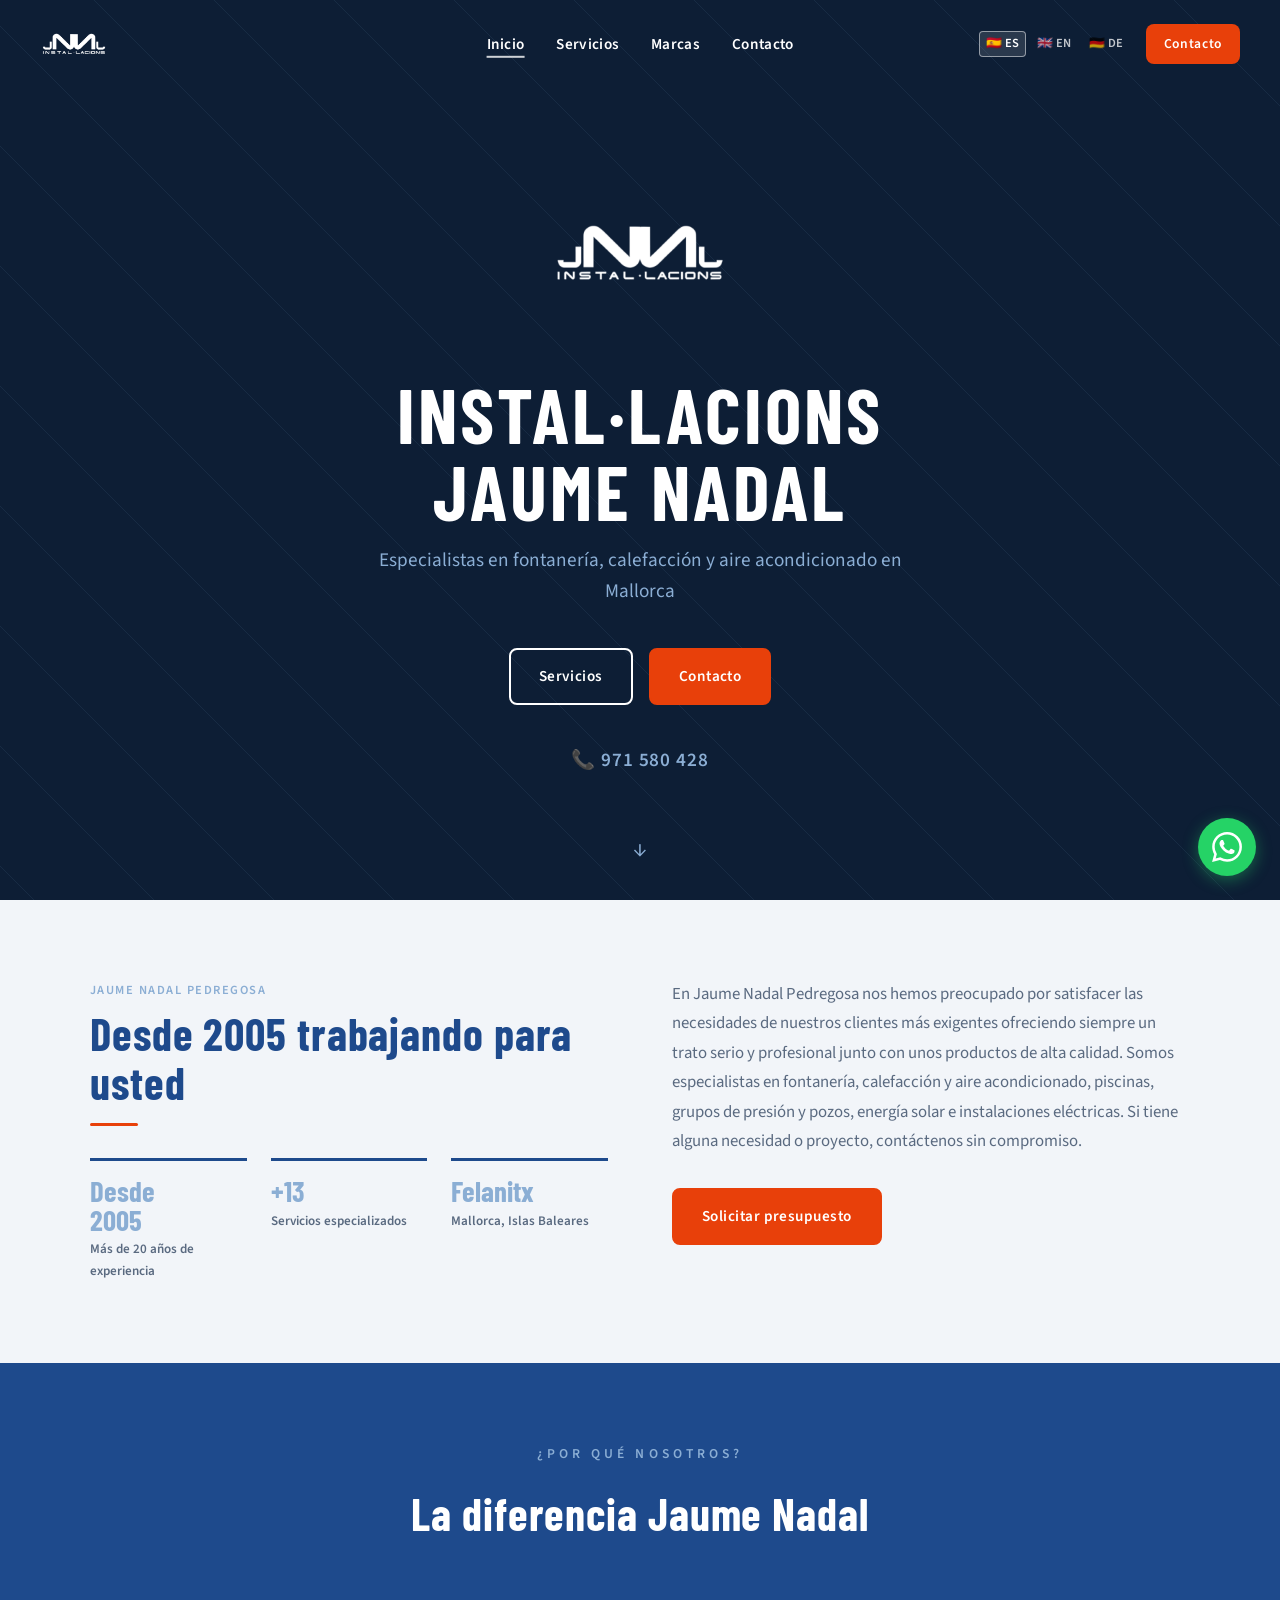
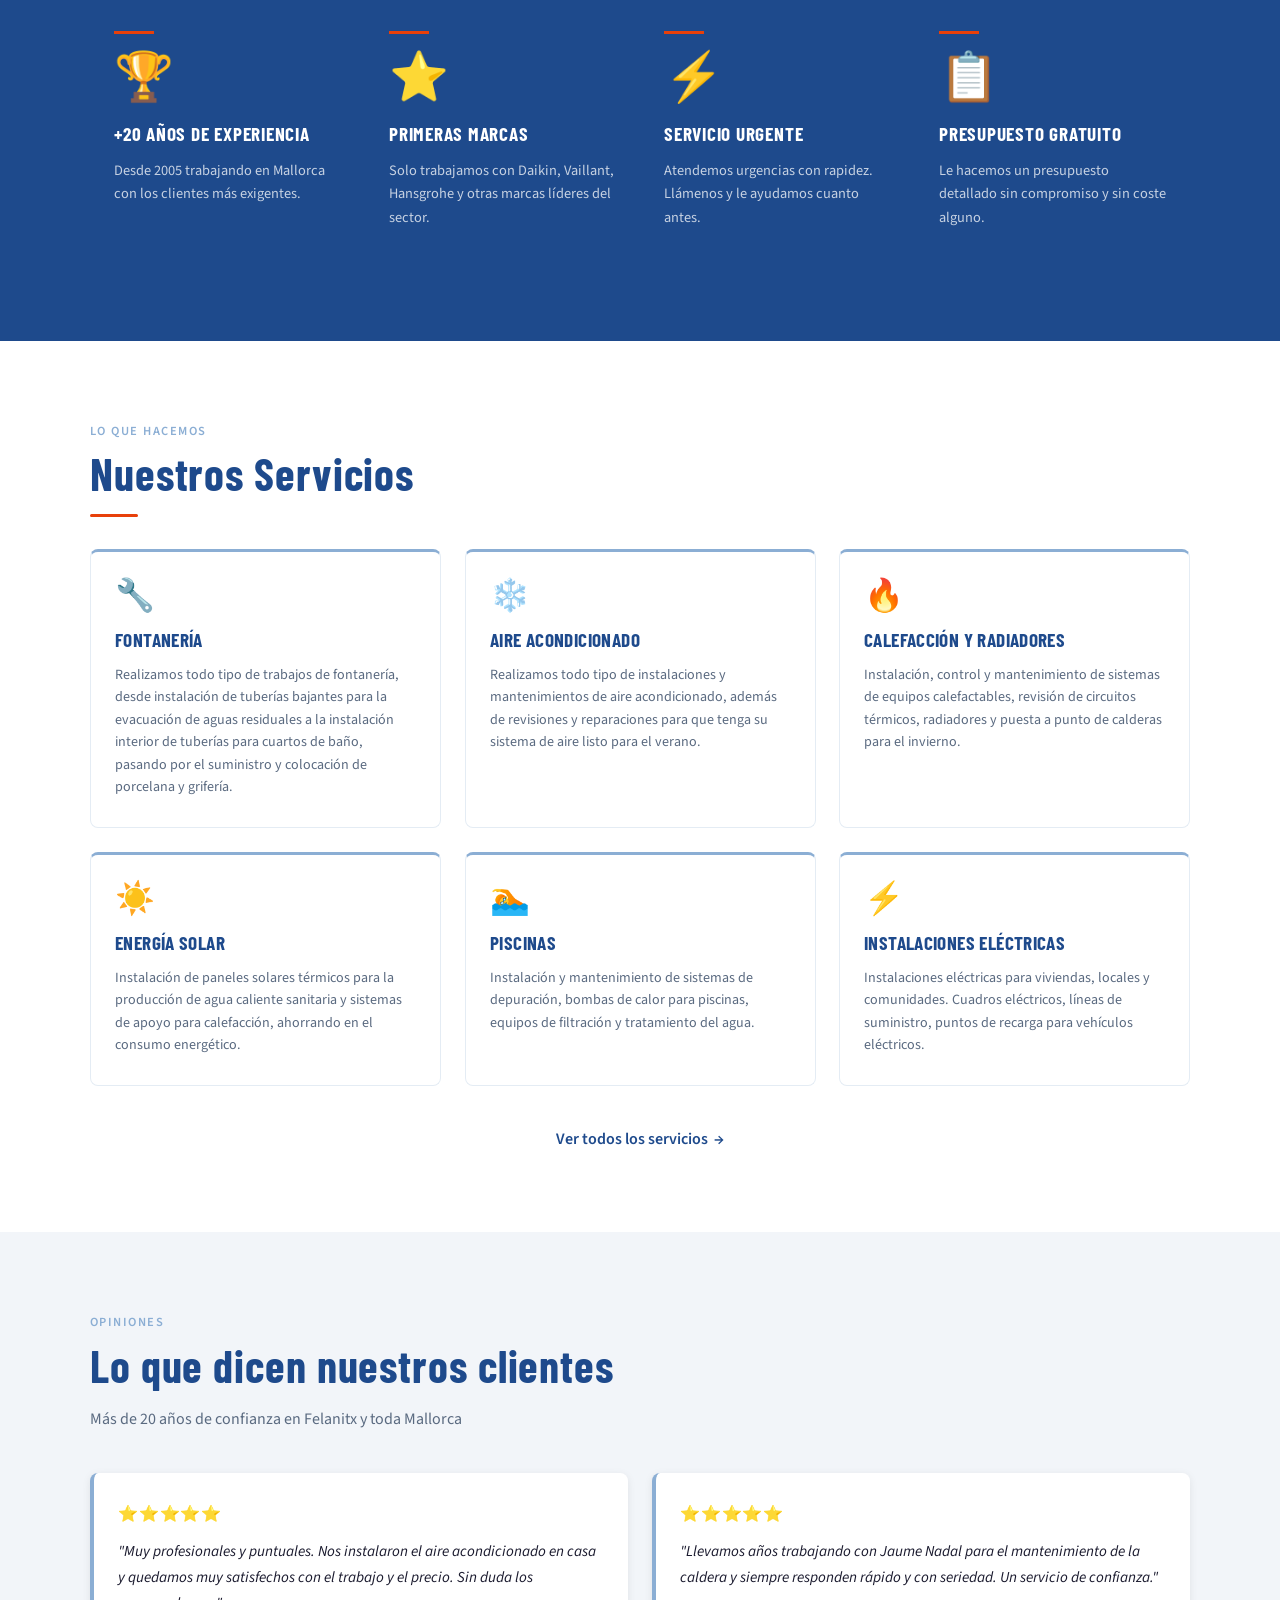
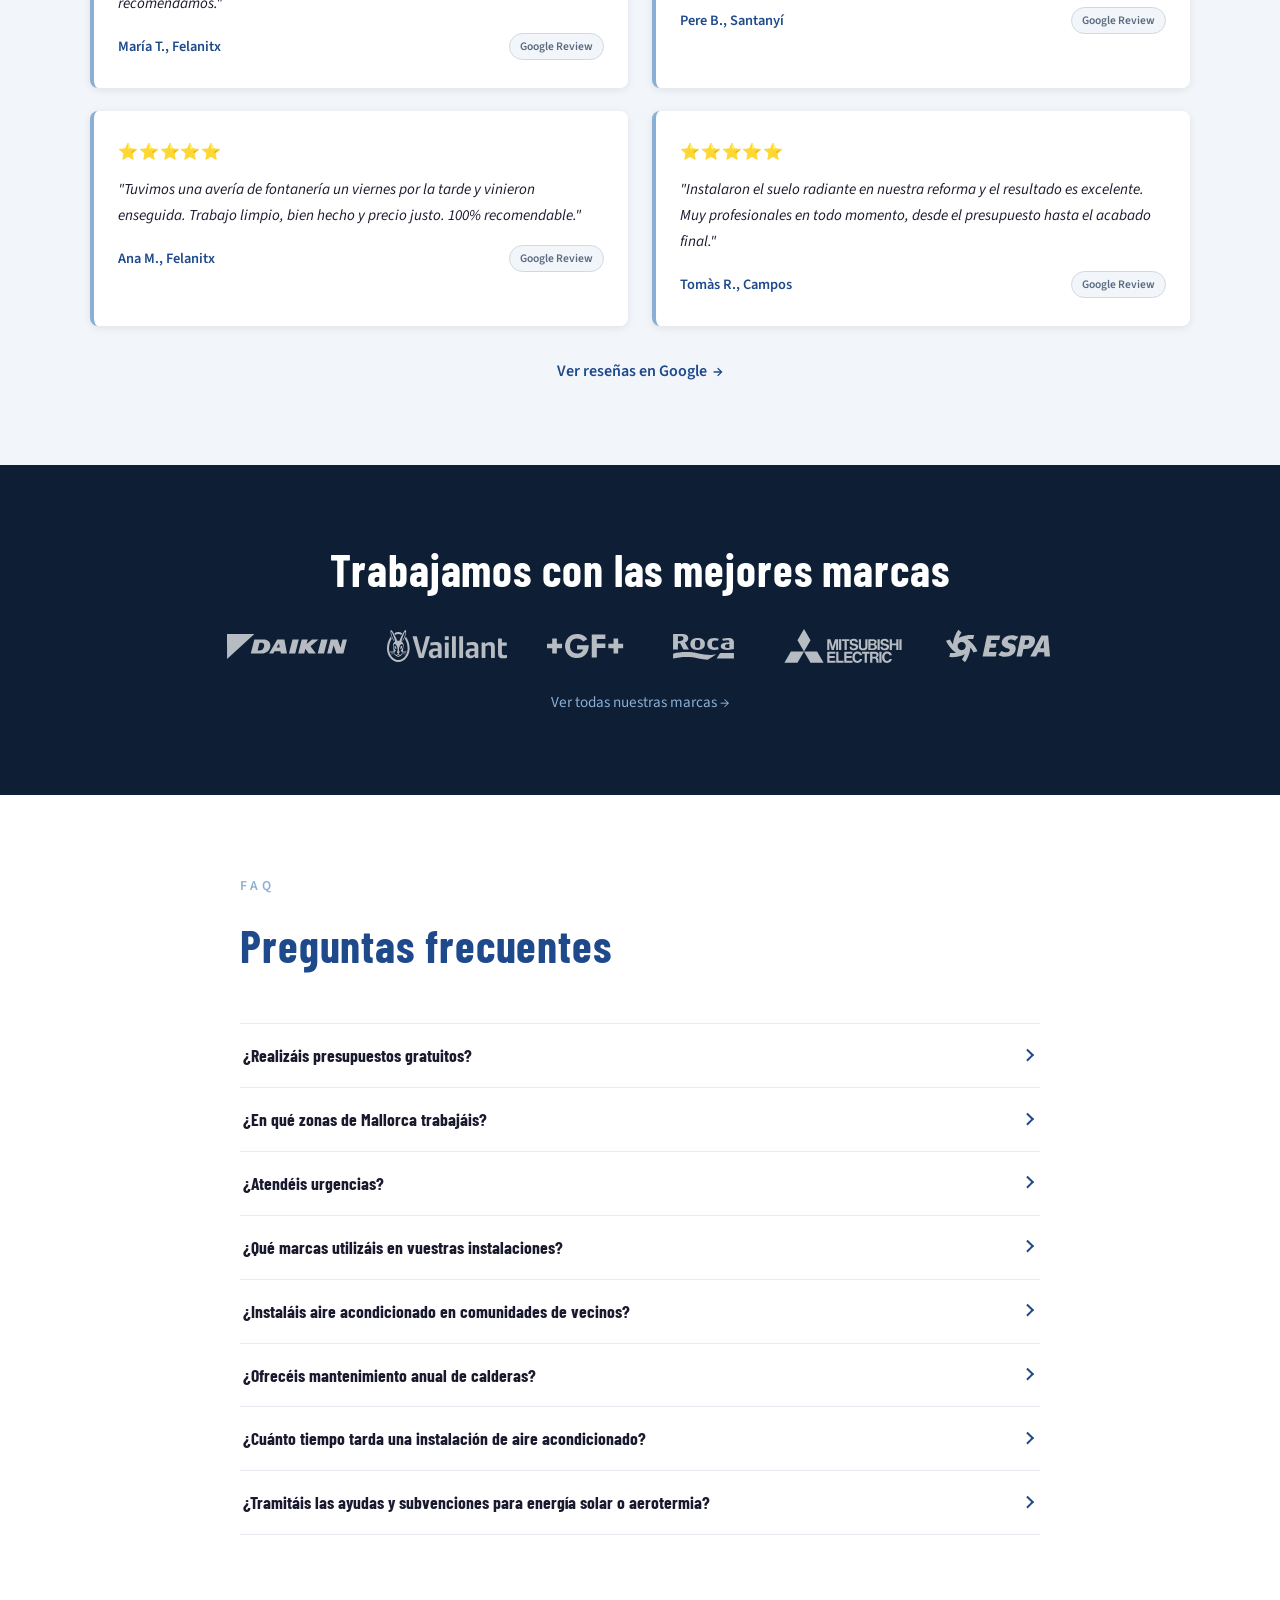
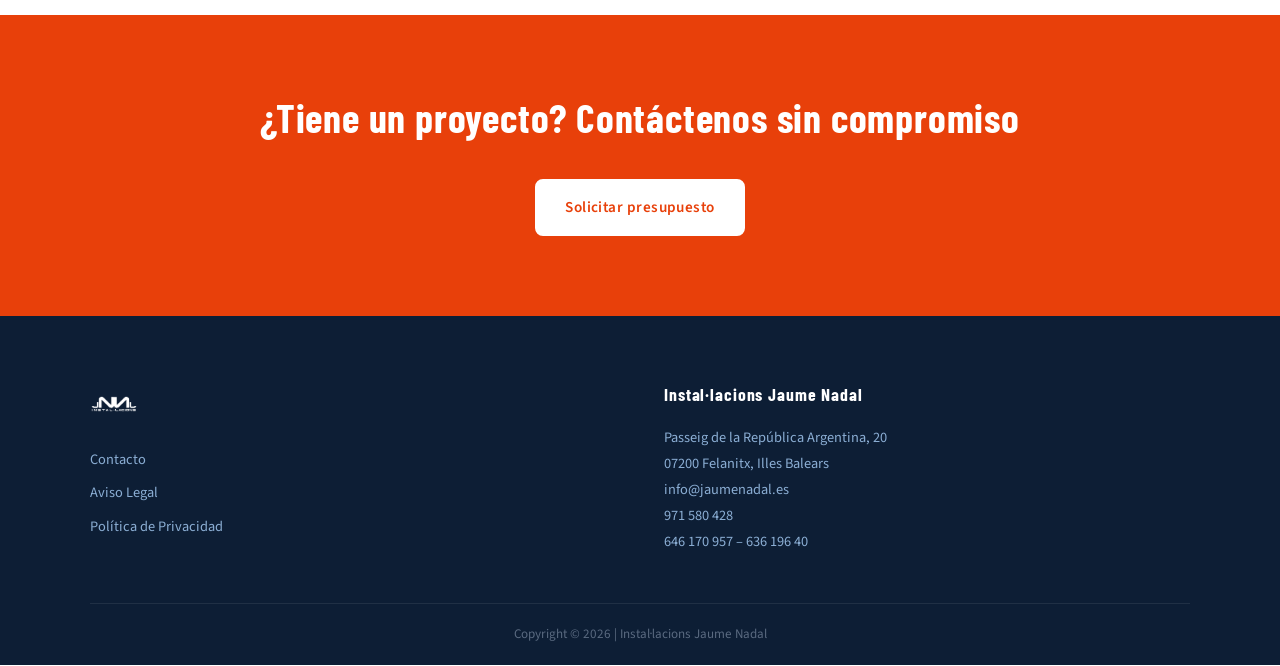
<file: index.html>
<!DOCTYPE html>
<html lang="es">
<head>
  <meta charset="UTF-8">
  <meta name="viewport" content="width=device-width, initial-scale=1.0">
  <title>Fontanería, Calefacción y Aire Acondicionado en Felanitx | Jaume Nadal</title>
  <meta name="description" content="Instal·lacions Jaume Nadal — Especialistas en fontanería, calefacción y aire acondicionado en Felanitx, Mallorca. Más de 20 años de experiencia. Llame al 971 580 428.">

  <!-- Open Graph -->
  <meta property="og:title" content="Instal·lacions Jaume Nadal | Fontanería y Climatización en Mallorca">
  <meta property="og:description" content="Especialistas en fontanería, calefacción y aire acondicionado en Felanitx, Mallorca desde 2005.">
  <meta property="og:url" content="https://www.jaumenadal.es/">
  <meta property="og:type" content="website">

  <link rel="canonical" href="https://www.jaumenadal.es/">

  <!-- Favicon — inline SVG navy square with white JN -->
  <link rel="icon" type="image/png" href="images/logo.png">
  <link rel="apple-touch-icon" href="images/logo.png">

  <!-- Google Fonts -->
  <link rel="preconnect" href="https://fonts.googleapis.com">
  <link rel="preconnect" href="https://fonts.gstatic.com" crossorigin>
  <link href="https://fonts.googleapis.com/css2?family=Barlow+Condensed:wght@700&family=Source+Sans+3:wght@400;600&display=swap" rel="stylesheet">

  <link rel="stylesheet" href="css/styles.css">
</head>
<body>

  <!-- ======================================================
       NAVBAR
       ====================================================== -->
  <nav class="navbar" role="navigation" aria-label="Navegación principal">
    <a href="index.html" class="nav-logo" aria-label="Inicio">
      <img src="images/logo-removebg-preview.png" alt="Instal·lacions Jaume Nadal" height="48">
    </a>

    <ul class="nav-links" role="list">
      <li><a href="index.html" class="active" data-i18n="nav_home">Inicio</a></li>
      <li><a href="servicios.html" data-i18n="nav_services">Servicios</a></li>
      <li><a href="marcas.html" data-i18n="nav_brands">Marcas</a></li>
      <li><a href="contacto.html" data-i18n="nav_contact">Contacto</a></li>
    </ul>

    <div class="nav-right">
      <div class="lang-switcher" aria-label="Idioma">
        <button class="lang-btn active" data-lang="es" aria-label="Español">🇪🇸 ES</button>
        <button class="lang-btn" data-lang="en" aria-label="English">🇬🇧 EN</button>
        <button class="lang-btn" data-lang="de" aria-label="Deutsch">🇩🇪 DE</button>
      </div>
      <a href="contacto.html" class="btn-nav-cta" data-i18n="nav_cta">Contacto</a>
    </div>

    <button class="hamburger" aria-label="Abrir menú" aria-expanded="false">
      <span></span><span></span><span></span>
    </button>
  </nav>

  <!-- Mobile Menu -->
  <div class="mobile-menu" role="dialog" aria-label="Menú móvil">
    <div class="mobile-menu-inner">
      <a href="index.html" class="active" data-i18n="nav_home">Inicio</a>
      <a href="servicios.html" data-i18n="nav_services">Servicios</a>
      <a href="marcas.html" data-i18n="nav_brands">Marcas</a>
      <a href="contacto.html" data-i18n="nav_contact">Contacto</a>
      <div class="mobile-lang">
        <button class="lang-btn active" data-lang="es">🇪🇸 ES</button>
        <button class="lang-btn" data-lang="en">🇬🇧 EN</button>
        <button class="lang-btn" data-lang="de">🇩🇪 DE</button>
      </div>
    </div>
  </div>

  <!-- ======================================================
       HERO
       ====================================================== -->
  <section class="hero" aria-label="Portada">
    <canvas class="hero-canvas" aria-hidden="true"></canvas>
    <div class="hero-inner">
      <img class="hero-logo" src="images/logo-removebg-preview.png" alt="" aria-hidden="true">
      <h1><span class="hero-line-1">INSTAL·LACIONS</span><span class="hero-line-2">JAUME NADAL</span></h1>
      <p class="hero-sub" data-i18n="hero_sub">Especialistas en fontanería, calefacción y aire acondicionado en Mallorca</p>
      <div class="hero-ctas">
        <a href="servicios.html" class="btn btn-outline" data-i18n="nav_services">Servicios</a>
        <a href="contacto.html" class="btn btn-primary" data-i18n="nav_cta">Contacto</a>
      </div>
      <p class="hero-phone">📞 971 580 428</p>
    </div>
    <div class="scroll-indicator" aria-hidden="true">
      <span class="scroll-arrow">↓</span>
    </div>
  </section>

  <!-- ======================================================
       ABOUT
       ====================================================== -->
  <section class="about">
    <div class="section-inner">
      <div class="about-grid">
        <div class="about-left" data-reveal="left">
          <p class="section-label">Jaume Nadal Pedregosa</p>
          <h2 class="section-title" data-i18n="about_heading">Desde 2005 trabajando para usted</h2>
          <div class="section-divider"></div>
          <div class="stats-row" data-reveal="up" style="--delay:0.15s">
            <div class="stat-box">
              <div class="stat-number" data-i18n="about_stat1_num">Desde<br>2005</div>
              <div class="stat-label" data-i18n="about_stat1_label">Más de 20 años de experiencia</div>
            </div>
            <div class="stat-box">
              <div class="stat-number" data-i18n="about_stat2_num">+13</div>
              <div class="stat-label" data-i18n="about_stat2_label">Servicios especializados</div>
            </div>
            <div class="stat-box">
              <div class="stat-number" data-i18n="about_stat3_num">Felanitx</div>
              <div class="stat-label" data-i18n="about_stat3_label">Mallorca, Islas Baleares</div>
            </div>
          </div>
        </div>
        <div class="about-right" data-reveal="right">
          <p class="about-body" data-i18n="about_body">En Jaume Nadal Pedregosa nos hemos preocupado por satisfacer las necesidades de nuestros clientes más exigentes ofreciendo siempre un trato serio y profesional junto con unos productos de alta calidad. Somos especialistas en fontanería, calefacción y aire acondicionado, piscinas, grupos de presión y pozos, energía solar e instalaciones eléctricas. Si tiene alguna necesidad o proyecto, contáctenos sin compromiso.</p>
          <a href="contacto.html" class="btn btn-primary" data-i18n="about_cta">Solicitar presupuesto</a>
        </div>
      </div>
    </div>
  </section>

  <!-- ======================================================
       WHY US
       ====================================================== -->
  <section class="why-us">
    <div class="section-inner">
      <p class="why-us-label" data-i18n="why_label">¿POR QUÉ NOSOTROS?</p>
      <h2 class="why-us-heading" data-i18n="why_heading">La diferencia Jaume Nadal</h2>
      <div class="why-us-grid">

        <div class="why-box">
          <div class="why-box-bar"></div>
          <div class="why-box-icon">🏆</div>
          <h3 class="why-box-title" data-i18n="why1_title">+20 Años de Experiencia</h3>
          <p class="why-box-text" data-i18n="why1_text">Desde 2005 trabajando en Mallorca con los clientes más exigentes.</p>
        </div>

        <div class="why-box">
          <div class="why-box-bar"></div>
          <div class="why-box-icon">⭐</div>
          <h3 class="why-box-title" data-i18n="why2_title">Primeras Marcas</h3>
          <p class="why-box-text" data-i18n="why2_text">Solo trabajamos con Daikin, Vaillant, Hansgrohe y otras marcas líderes del sector.</p>
        </div>

        <div class="why-box">
          <div class="why-box-bar"></div>
          <div class="why-box-icon">⚡</div>
          <h3 class="why-box-title" data-i18n="why3_title">Servicio Urgente</h3>
          <p class="why-box-text" data-i18n="why3_text">Atendemos urgencias con rapidez. Llámenos y le ayudamos cuanto antes.</p>
        </div>

        <div class="why-box">
          <div class="why-box-bar"></div>
          <div class="why-box-icon">📋</div>
          <h3 class="why-box-title" data-i18n="why4_title">Presupuesto Gratuito</h3>
          <p class="why-box-text" data-i18n="why4_text">Le hacemos un presupuesto detallado sin compromiso y sin coste alguno.</p>
        </div>

      </div>
    </div>
  </section>

  <!-- ======================================================
       SERVICES PREVIEW
       ====================================================== -->
  <section class="services-preview">
    <div class="section-inner">
      <p class="section-label" data-reveal="up" data-i18n="services_label">Lo que hacemos</p>
      <h2 class="section-title" data-reveal="up" style="--delay:0.1s" data-i18n="services_title">Nuestros Servicios</h2>
      <div class="section-divider" data-reveal="fade" style="--delay:0.2s"></div>

      <div class="services-grid">
        <div class="service-card" style="--i:0">
          <div class="service-card-icon">🔧</div>
          <h3 data-i18n="s01_name">FONTANERÍA</h3>
          <p data-i18n="s01_desc">Instalación de tuberías, cuartos de baño, porcelana y grifería.</p>
        </div>
        <div class="service-card" style="--i:1">
          <div class="service-card-icon">❄️</div>
          <h3 data-i18n="s05_name">AIRE ACONDICIONADO</h3>
          <p data-i18n="s05_desc">Instalaciones y mantenimientos de aire acondicionado para el verano.</p>
        </div>
        <div class="service-card" style="--i:2">
          <div class="service-card-icon">🔥</div>
          <h3 data-i18n="s03_name">CALEFACCIÓN Y RADIADORES</h3>
          <p data-i18n="s03_desc">Instalación y mantenimiento de sistemas calefactables y calderas.</p>
        </div>
        <div class="service-card" style="--i:3">
          <div class="service-card-icon">☀️</div>
          <h3 data-i18n="s07_name">ENERGÍA SOLAR</h3>
          <p data-i18n="s07_desc">Paneles solares térmicos para agua caliente sanitaria y calefacción.</p>
        </div>
        <div class="service-card" style="--i:4">
          <div class="service-card-icon">🏊</div>
          <h3 data-i18n="s08_name">PISCINAS</h3>
          <p data-i18n="s08_desc">Sistemas de depuración, bombas de calor y tratamiento del agua.</p>
        </div>
        <div class="service-card" style="--i:5">
          <div class="service-card-icon">⚡</div>
          <h3 data-i18n="s10_name">INSTALACIONES ELÉCTRICAS</h3>
          <p data-i18n="s10_desc">Cuadros eléctricos, líneas de suministro y puntos de recarga EV.</p>
        </div>
      </div>

      <div class="services-cta">
        <a href="servicios.html" class="link-arrow">
          <span data-i18n="services_cta">Ver todos los servicios</span>
          <span class="arrow">→</span>
        </a>
      </div>
    </div>
  </section>

  <!-- ======================================================
       TESTIMONIALS
       ====================================================== -->
  <section class="testimonials">
    <div class="section-inner">
      <p class="section-label" data-reveal="up" data-i18n="testimonials_label">Opiniones</p>
      <h2 class="section-title" data-reveal="up" style="--delay:0.1s" data-i18n="testimonials_title">Lo que dicen nuestros clientes</h2>
      <p class="testimonials-sub" data-reveal="fade" style="--delay:0.2s" data-i18n="testimonials_sub">Más de 20 años de confianza en Felanitx y toda Mallorca</p>

      <div class="testimonials-grid">
        <div class="testimonial-card" data-reveal="up" style="--delay:0s">
          <div class="stars">⭐⭐⭐⭐⭐</div>
          <p class="testimonial-text">"Muy profesionales y puntuales. Nos instalaron el aire acondicionado en casa y quedamos muy satisfechos con el trabajo y el precio. Sin duda los recomendamos."</p>
          <div class="testimonial-footer">
            <span class="testimonial-name">María T., Felanitx</span>
            <span class="google-badge">Google Review</span>
          </div>
        </div>
        <div class="testimonial-card" data-reveal="up" style="--delay:0.1s">
          <div class="stars">⭐⭐⭐⭐⭐</div>
          <p class="testimonial-text">"Llevamos años trabajando con Jaume Nadal para el mantenimiento de la caldera y siempre responden rápido y con seriedad. Un servicio de confianza."</p>
          <div class="testimonial-footer">
            <span class="testimonial-name">Pere B., Santanyí</span>
            <span class="google-badge">Google Review</span>
          </div>
        </div>
        <div class="testimonial-card" data-reveal="up" style="--delay:0.2s">
          <div class="stars">⭐⭐⭐⭐⭐</div>
          <p class="testimonial-text">"Tuvimos una avería de fontanería un viernes por la tarde y vinieron enseguida. Trabajo limpio, bien hecho y precio justo. 100% recomendable."</p>
          <div class="testimonial-footer">
            <span class="testimonial-name">Ana M., Felanitx</span>
            <span class="google-badge">Google Review</span>
          </div>
        </div>
        <div class="testimonial-card" data-reveal="up" style="--delay:0.3s">
          <div class="stars">⭐⭐⭐⭐⭐</div>
          <p class="testimonial-text">"Instalaron el suelo radiante en nuestra reforma y el resultado es excelente. Muy profesionales en todo momento, desde el presupuesto hasta el acabado final."</p>
          <div class="testimonial-footer">
            <span class="testimonial-name">Tomàs R., Campos</span>
            <span class="google-badge">Google Review</span>
          </div>
        </div>
      </div>

      <div class="testimonials-cta">
        <a href="https://maps.app.goo.gl/hVx72pPUC8VMSTqh8" target="_blank" rel="noopener" class="link-arrow">
          <span data-i18n="testimonials_cta">Ver reseñas en Google</span>
          <span class="arrow">→</span>
        </a>
      </div>
    </div>
  </section>

  <!-- ======================================================
       BRANDS STRIP
       ====================================================== -->
  <section class="brands-strip" data-reveal="up">
    <div class="section-inner" style="text-align:center;">
      <h2 class="section-title" data-i18n="brands_strip_title">Trabajamos con las mejores marcas</h2>
      <div class="brands-strip-logos">
        <img class="strip-logo" src="images/Daikin_idU8gAw7Ms_0.svg" alt="Daikin">
        <img class="strip-logo" src="images/Vaillant%20Deutschland_idnWOelPD-_0.svg" alt="Vaillant">
        <img class="strip-logo" src="images/Uponor%20North%20America_id5AYfRycp_1.svg" alt="Uponor">
        <img class="strip-logo" src="images/Roca_idDp2TUW_U_1.svg" alt="Roca">
        <img class="strip-logo" src="images/Mitsubishi%20Electric_idZ_YPGuB0_1.svg" alt="Mitsubishi Electric">
        <img class="strip-logo" src="images/ESPA%20GROUP_idXCgTRRse_1.svg" alt="ESPA">
      </div>
      <a href="marcas.html" class="strip-cta" data-i18n="brands_strip_cta">Ver todas nuestras marcas →</a>
    </div>
  </section>

  <!-- ======================================================
       FAQ
       ====================================================== -->
  <section class="faq-section" data-reveal="up">
    <div class="faq-inner">
      <p class="faq-label" data-i18n="faq_label">FAQ</p>
      <h2 class="faq-heading" data-i18n="faq_heading">Preguntas frecuentes</h2>

      <div class="faq-list">

        <div class="faq-item">
          <button class="faq-question" aria-expanded="false">
            <span data-i18n="faq1_q">¿Realizáis presupuestos gratuitos?</span>
            <span class="faq-icon" aria-hidden="true">+</span>
          </button>
          <div class="faq-answer"><p data-i18n="faq1_a">Sí, realizamos presupuestos completamente gratuitos y sin compromiso. Contáctenos por teléfono, WhatsApp o mediante el formulario de contacto y le responderemos lo antes posible.</p></div>
        </div>

        <div class="faq-item">
          <button class="faq-question" aria-expanded="false">
            <span data-i18n="faq2_q">¿En qué zonas de Mallorca trabajáis?</span>
            <span class="faq-icon" aria-hidden="true">+</span>
          </button>
          <div class="faq-answer"><p data-i18n="faq2_a">Trabajamos principalmente en Felanitx y toda la comarca del Migjorn, aunque también realizamos trabajos en otras zonas de Mallorca según el proyecto.</p></div>
        </div>

        <div class="faq-item">
          <button class="faq-question" aria-expanded="false">
            <span data-i18n="faq3_q">¿Atendéis urgencias?</span>
            <span class="faq-icon" aria-hidden="true">+</span>
          </button>
          <div class="faq-answer"><p data-i18n="faq3_a">Sí, atendemos urgencias de fontanería y calefacción. Llámenos al 971 580 428 o al 646 170 957 y le atenderemos lo antes posible.</p></div>
        </div>

        <div class="faq-item">
          <button class="faq-question" aria-expanded="false">
            <span data-i18n="faq4_q">¿Qué marcas utilizáis en vuestras instalaciones?</span>
            <span class="faq-icon" aria-hidden="true">+</span>
          </button>
          <div class="faq-answer"><p data-i18n="faq4_a">Trabajamos exclusivamente con primeras marcas como Daikin, Vaillant, Uponor, Hansgrohe, Roca y Grohe, garantizando así la máxima calidad y durabilidad en cada instalación.</p></div>
        </div>

        <div class="faq-item">
          <button class="faq-question" aria-expanded="false">
            <span data-i18n="faq5_q">¿Instaláis aire acondicionado en comunidades de vecinos?</span>
            <span class="faq-icon" aria-hidden="true">+</span>
          </button>
          <div class="faq-answer"><p data-i18n="faq5_a">Sí, realizamos instalaciones tanto en viviendas particulares como en comunidades de vecinos, locales comerciales e industrias.</p></div>
        </div>

        <div class="faq-item">
          <button class="faq-question" aria-expanded="false">
            <span data-i18n="faq6_q">¿Ofrecéis mantenimiento anual de calderas?</span>
            <span class="faq-icon" aria-hidden="true">+</span>
          </button>
          <div class="faq-answer"><p data-i18n="faq6_a">Sí, ofrecemos contratos de mantenimiento anual para calderas y sistemas de calefacción, lo que garantiza un funcionamiento óptimo y alarga la vida útil del equipo.</p></div>
        </div>

        <div class="faq-item">
          <button class="faq-question" aria-expanded="false">
            <span data-i18n="faq7_q">¿Cuánto tiempo tarda una instalación de aire acondicionado?</span>
            <span class="faq-icon" aria-hidden="true">+</span>
          </button>
          <div class="faq-answer"><p data-i18n="faq7_a">Una instalación estándar de aire acondicionado para una vivienda suele realizarse en un solo día. Para proyectos más grandes o complejos puede llevar 2-3 días.</p></div>
        </div>

        <div class="faq-item">
          <button class="faq-question" aria-expanded="false">
            <span data-i18n="faq8_q">¿Tramitáis las ayudas y subvenciones para energía solar o aerotermia?</span>
            <span class="faq-icon" aria-hidden="true">+</span>
          </button>
          <div class="faq-answer"><p data-i18n="faq8_a">Sí, le asesoramos sobre las subvenciones disponibles y le ayudamos con la tramitación de los expedientes para instalaciones de energía solar y aerotermia.</p></div>
        </div>

      </div>
    </div>
  </section>

  <!-- ======================================================
       CTA BANNER
       ====================================================== -->
  <section class="cta-banner" data-reveal="fade">
    <div class="section-inner" style="text-align:center;">
      <h2 class="section-title" data-i18n="cta_heading">¿Tiene un proyecto? Contáctenos sin compromiso</h2>
      <a href="contacto.html" class="btn btn-white-orange" style="margin-top:1.5rem;" data-i18n="cta_btn">Solicitar presupuesto</a>
    </div>
  </section>

  <!-- ======================================================
       FOOTER
       ====================================================== -->
  <footer class="footer" data-reveal="up">
    <div class="footer-inner">
      <div class="footer-logo">
        <a href="index.html" aria-label="Inicio">
          <img src="images/logo-removebg-preview.png" alt="Instal·lacions Jaume Nadal" height="40">
        </a>
        <div class="footer-links" style="margin-top:1rem;">
          <a href="contacto.html" data-i18n="nav_contact">Contacto</a>
          <a href="aviso-legal.html">Aviso Legal</a>
          <a href="privacidad.html">Política de Privacidad</a>
        </div>
      </div>
      <div class="footer-contact">
        <h4>Instal·lacions Jaume Nadal</h4>
        <p>
          Passeig de la República Argentina, 20<br>
          07200 Felanitx, Illes Balears<br>
          <a href="mailto:info@jaumenadal.es">info@jaumenadal.es</a><br>
          <a href="tel:+34971580428">971 580 428</a><br>
          <a href="tel:+34646170957">646 170 957</a> – <a href="tel:+34636196400">636 196 40</a>
        </p>
      </div>
    </div>
    <div class="footer-bottom">
      <p>Copyright <span data-i18n="footer_copyright">© 2026 | Instal·lacions Jaume Nadal</span></p>
    </div>
  </footer>

  <!-- ======================================================
       WHATSAPP FLOATING BUTTON
       ====================================================== -->
  <a href="https://wa.me/34646170957"
     target="_blank"
     rel="noopener"
     class="whatsapp-btn"
     data-tooltip="Escríbenos por WhatsApp"
     aria-label="Contactar por WhatsApp">
    <svg xmlns="http://www.w3.org/2000/svg" viewBox="0 0 24 24" fill="white">
      <path d="M17.472 14.382c-.297-.149-1.758-.867-2.03-.967-.273-.099-.471-.148-.67.15-.197.297-.767.966-.94 1.164-.173.199-.347.223-.644.075-.297-.15-1.255-.463-2.39-1.475-.883-.788-1.48-1.761-1.653-2.059-.173-.297-.018-.458.13-.606.134-.133.298-.347.446-.52.149-.174.198-.298.298-.497.099-.198.05-.371-.025-.52-.075-.149-.669-1.612-.916-2.207-.242-.579-.487-.5-.669-.51-.173-.008-.371-.01-.57-.01-.198 0-.52.074-.792.372-.272.297-1.04 1.016-1.04 2.479 0 1.462 1.065 2.875 1.213 3.074.149.198 2.096 3.2 5.077 4.487.709.306 1.262.489 1.694.625.712.227 1.36.195 1.871.118.571-.085 1.758-.719 2.006-1.413.248-.694.248-1.289.173-1.413-.074-.124-.272-.198-.57-.347m-5.421 7.403h-.004a9.87 9.87 0 01-5.031-1.378l-.361-.214-3.741.982.998-3.648-.235-.374a9.86 9.86 0 01-1.51-5.26c.001-5.45 4.436-9.884 9.888-9.884 2.64 0 5.122 1.03 6.988 2.898a9.825 9.825 0 012.893 6.994c-.003 5.45-4.437 9.884-9.885 9.884m8.413-18.297A11.815 11.815 0 0012.05 0C5.495 0 .16 5.335.157 11.892c0 2.096.547 4.142 1.588 5.945L.057 24l6.305-1.654a11.882 11.882 0 005.683 1.448h.005c6.554 0 11.89-5.335 11.893-11.893a11.821 11.821 0 00-3.48-8.413z"/>
    </svg>
    <span class="wa-tooltip" aria-hidden="true">Escríbenos por WhatsApp</span>
  </a>

  <script src="js/main.js"></script>
  <script>
    /* FAQ accordion */
    (function () {
      var items = document.querySelectorAll('.faq-item');
      items.forEach(function (item) {
        var btn    = item.querySelector('.faq-question');
        var answer = item.querySelector('.faq-answer');
        var icon   = item.querySelector('.faq-icon');
        btn.addEventListener('click', function () {
          var isOpen = item.classList.contains('open');
          /* close all */
          items.forEach(function (el) {
            el.classList.remove('open');
            el.querySelector('.faq-question').setAttribute('aria-expanded', 'false');
          });
          /* open clicked if it was closed */
          if (!isOpen) {
            item.classList.add('open');
            btn.setAttribute('aria-expanded', 'true');
          }
        });
      });
    })();
  </script>
  <script>
    /* Why-us boxes — stagger in on scroll */
    (function () {
      var boxes = document.querySelectorAll('.why-box');
      if (!boxes.length) return;
      var obs = new IntersectionObserver(function (entries) {
        entries.forEach(function (entry) {
          if (entry.isIntersecting) {
            obs.unobserve(entry.target);
            entry.target.classList.add('why-box-visible');
          }
        });
      }, { threshold: 0.15 });
      boxes.forEach(function (box, i) {
        box.style.transitionDelay = (i * 0.1) + 's';
        obs.observe(box);
      });
    })();
  </script>
  <script>
    /* Hero canvas — parallel diagonal lines moving left→right */
    (function () {
      var canvas = document.querySelector('.hero-canvas');
      if (!canvas) return;
      var ctx = canvas.getContext('2d');
      var w, h, offset = 0;
      var SPACING = 120;
      var SPEED = 0.3;

      function resize() {
        w = canvas.width  = canvas.offsetWidth;
        h = canvas.height = canvas.offsetHeight;
      }

      function draw() {
        ctx.clearRect(0, 0, w, h);
        ctx.lineWidth = 1;
        ctx.strokeStyle = 'rgba(139,174,212,0.10)';
        var o = offset % SPACING;
        for (var x = o - h; x < w + SPACING; x += SPACING) {
          ctx.beginPath();
          ctx.moveTo(x, 0);
          ctx.lineTo(x + h, h);
          ctx.stroke();
        }
        offset += SPEED;
        requestAnimationFrame(draw);
      }

      resize();
      window.addEventListener('resize', resize, { passive: true });
      draw();

      /* Scroll indicator fade-out */
      var indicator = document.querySelector('.scroll-indicator');
      if (indicator) {
        window.addEventListener('scroll', function hide() {
          indicator.classList.add('hidden');
          window.removeEventListener('scroll', hide);
        }, { passive: true });
      }
    })();
  </script>
</body>
</html>
</file>
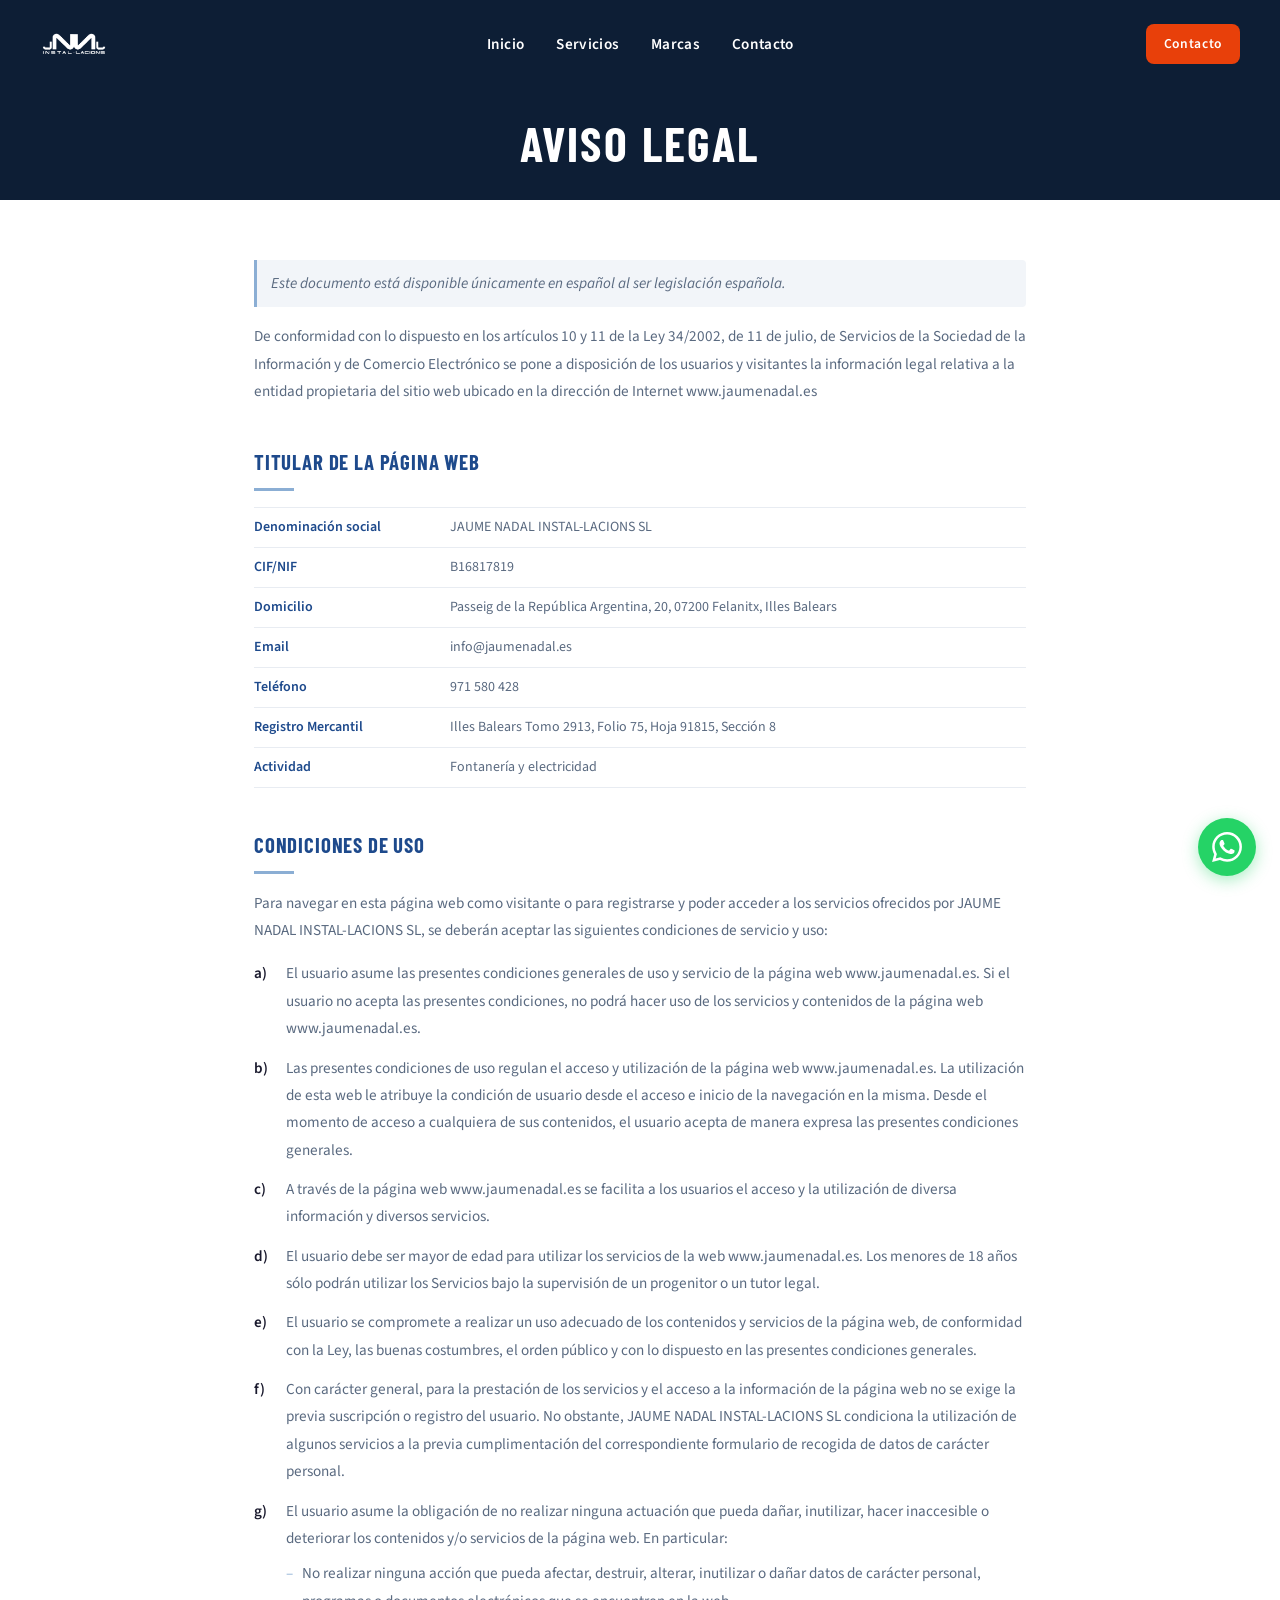
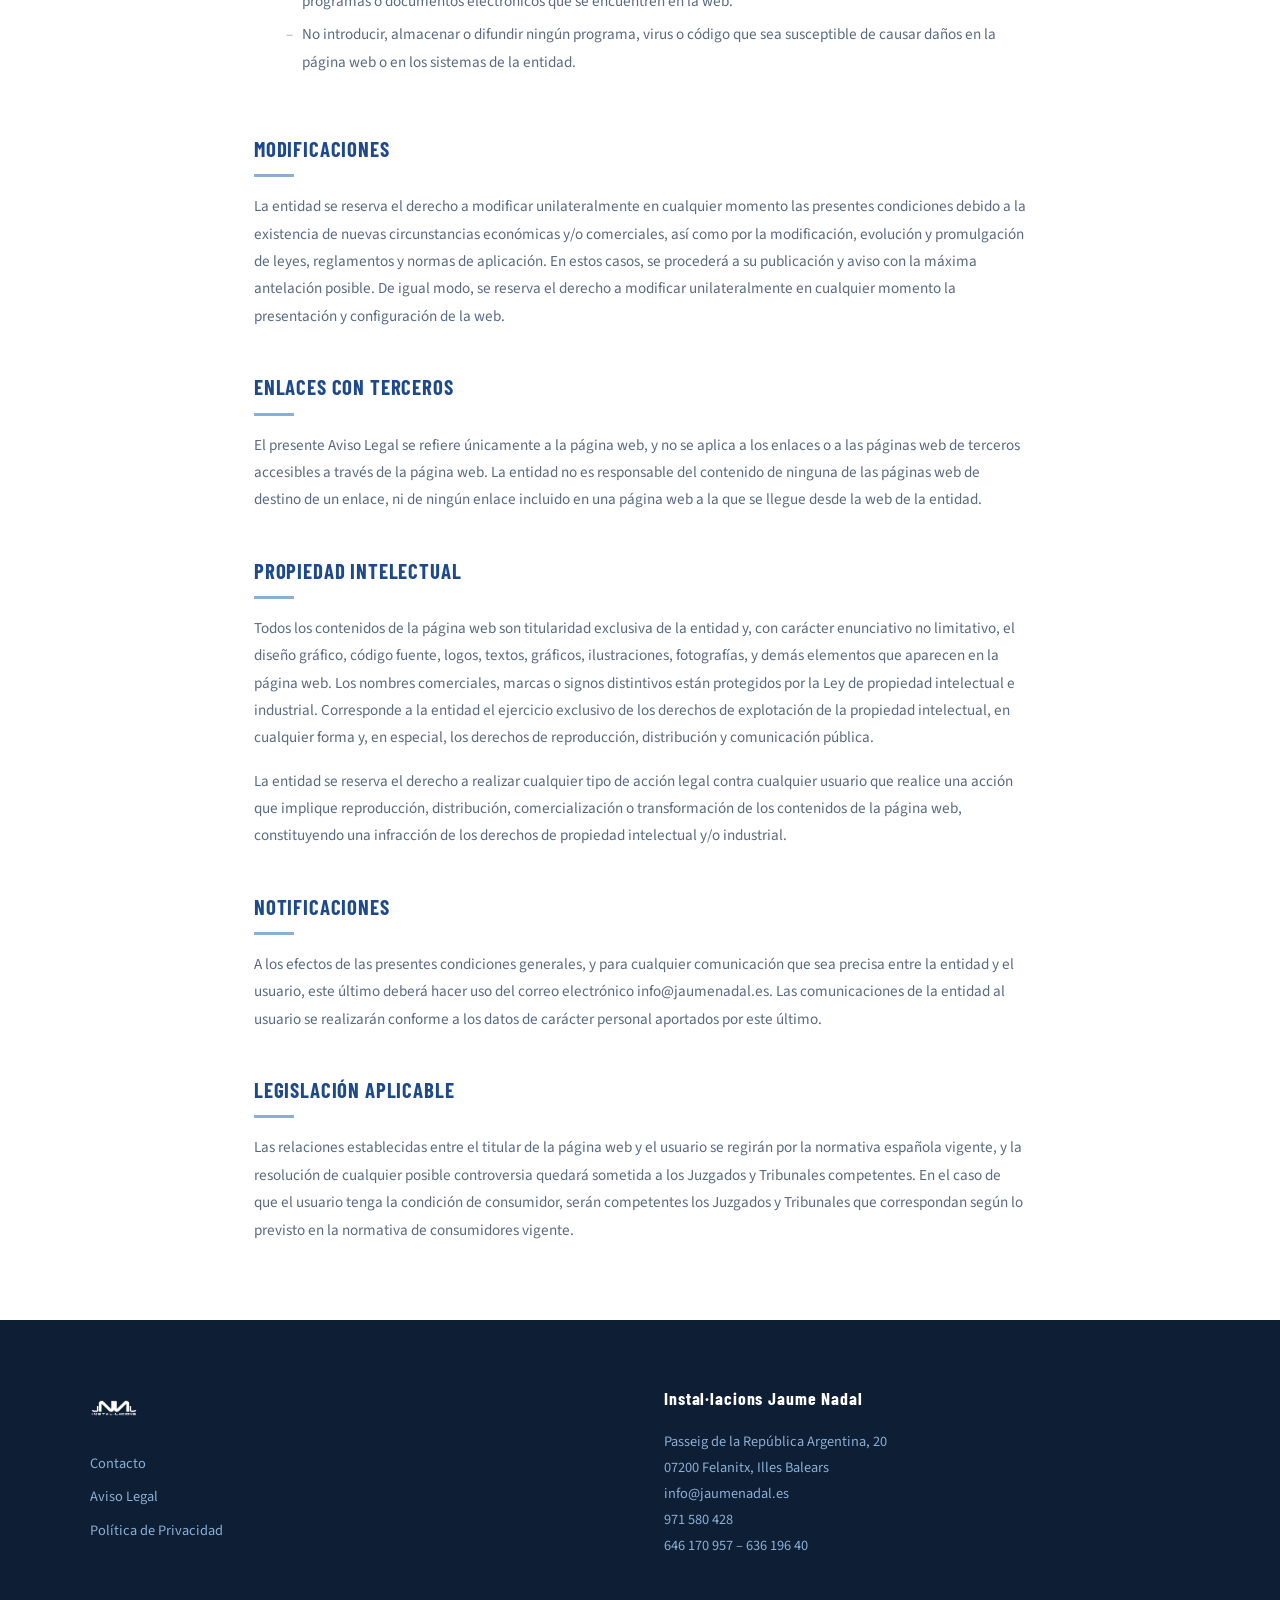
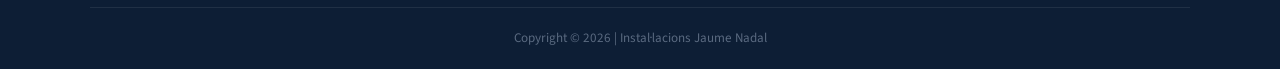
<file: aviso-legal.html>
<!DOCTYPE html>
<html lang="es">
<head>
  <meta charset="UTF-8">
  <meta name="viewport" content="width=device-width, initial-scale=1.0">
  <title>Aviso Legal | Instal·lacions Jaume Nadal</title>
  <meta name="description" content="Aviso legal de JAUME NADAL INSTAL-LACIONS SL. Información legal del sitio web www.jaumenadal.es, Felanitx, Islas Baleares.">

  <link rel="canonical" href="https://www.jaumenadal.es/aviso-legal.html">
  <link rel="icon" type="image/png" href="images/logo.png">
  <link rel="apple-touch-icon" href="images/logo.png">

  <link rel="preconnect" href="https://fonts.googleapis.com">
  <link rel="preconnect" href="https://fonts.gstatic.com" crossorigin>
  <link href="https://fonts.googleapis.com/css2?family=Barlow+Condensed:wght@700&family=Source+Sans+3:wght@400;600&display=swap" rel="stylesheet">
  <link rel="stylesheet" href="css/styles.css">
</head>
<body>

  <!-- NAVBAR -->
  <nav class="navbar" role="navigation" aria-label="Navegación principal">
    <a href="index.html" class="nav-logo" aria-label="Inicio">
      <img src="images/logo-removebg-preview.png" alt="Instal·lacions Jaume Nadal" height="48">
    </a>
    <ul class="nav-links" role="list">
      <li><a href="index.html">Inicio</a></li>
      <li><a href="servicios.html">Servicios</a></li>
      <li><a href="marcas.html">Marcas</a></li>
      <li><a href="contacto.html">Contacto</a></li>
    </ul>
    <div class="nav-right">
      <a href="contacto.html" class="btn-nav-cta">Contacto</a>
    </div>
    <button class="hamburger" aria-label="Abrir menú" aria-expanded="false">
      <span></span><span></span><span></span>
    </button>
  </nav>

  <!-- Mobile Menu -->
  <div class="mobile-menu" role="dialog" aria-label="Menú móvil">
    <div class="mobile-menu-inner">
      <a href="index.html">Inicio</a>
      <a href="servicios.html">Servicios</a>
      <a href="marcas.html">Marcas</a>
      <a href="contacto.html">Contacto</a>
    </div>
  </div>

  <!-- HERO -->
  <header class="legal-hero">
    <h1>AVISO LEGAL</h1>
  </header>

  <!-- CONTENT -->
  <main class="legal-content">

    <p class="legal-lang-note">Este documento está disponible únicamente en español al ser legislación española.</p>

    <p class="legal-intro">De conformidad con lo dispuesto en los artículos 10 y 11 de la Ley 34/2002, de 11 de julio, de Servicios de la Sociedad de la Información y de Comercio Electrónico se pone a disposición de los usuarios y visitantes la información legal relativa a la entidad propietaria del sitio web ubicado en la dirección de Internet www.jaumenadal.es</p>

    <!-- Titular -->
    <h2 class="legal-heading">Titular de la página web</h2>
    <span class="legal-bar"></span>
    <dl class="legal-dl">
      <div class="legal-dl-row">
        <dt>Denominación social</dt>
        <dd>JAUME NADAL INSTAL-LACIONS SL</dd>
      </div>
      <div class="legal-dl-row">
        <dt>CIF/NIF</dt>
        <dd>B16817819</dd>
      </div>
      <div class="legal-dl-row">
        <dt>Domicilio</dt>
        <dd>Passeig de la República Argentina, 20, 07200 Felanitx, Illes Balears</dd>
      </div>
      <div class="legal-dl-row">
        <dt>Email</dt>
        <dd><a href="mailto:info@jaumenadal.es">info@jaumenadal.es</a></dd>
      </div>
      <div class="legal-dl-row">
        <dt>Teléfono</dt>
        <dd><a href="tel:+34971580428">971 580 428</a></dd>
      </div>
      <div class="legal-dl-row">
        <dt>Registro Mercantil</dt>
        <dd>Illes Balears Tomo 2913, Folio 75, Hoja 91815, Sección 8</dd>
      </div>
      <div class="legal-dl-row">
        <dt>Actividad</dt>
        <dd>Fontanería y electricidad</dd>
      </div>
    </dl>

    <!-- Condiciones de uso -->
    <h2 class="legal-heading">Condiciones de uso</h2>
    <span class="legal-bar"></span>
    <p>Para navegar en esta página web como visitante o para registrarse y poder acceder a los servicios ofrecidos por JAUME NADAL INSTAL-LACIONS SL, se deberán aceptar las siguientes condiciones de servicio y uso:</p>

    <div class="legal-labeled">
      <span class="legal-labeled-key">a)</span>
      <span class="legal-labeled-val">El usuario asume las presentes condiciones generales de uso y servicio de la página web www.jaumenadal.es. Si el usuario no acepta las presentes condiciones, no podrá hacer uso de los servicios y contenidos de la página web www.jaumenadal.es.</span>
    </div>
    <div class="legal-labeled">
      <span class="legal-labeled-key">b)</span>
      <span class="legal-labeled-val">Las presentes condiciones de uso regulan el acceso y utilización de la página web www.jaumenadal.es. La utilización de esta web le atribuye la condición de usuario desde el acceso e inicio de la navegación en la misma. Desde el momento de acceso a cualquiera de sus contenidos, el usuario acepta de manera expresa las presentes condiciones generales.</span>
    </div>
    <div class="legal-labeled">
      <span class="legal-labeled-key">c)</span>
      <span class="legal-labeled-val">A través de la página web www.jaumenadal.es se facilita a los usuarios el acceso y la utilización de diversa información y diversos servicios.</span>
    </div>
    <div class="legal-labeled">
      <span class="legal-labeled-key">d)</span>
      <span class="legal-labeled-val">El usuario debe ser mayor de edad para utilizar los servicios de la web www.jaumenadal.es. Los menores de 18 años sólo podrán utilizar los Servicios bajo la supervisión de un progenitor o un tutor legal.</span>
    </div>
    <div class="legal-labeled">
      <span class="legal-labeled-key">e)</span>
      <span class="legal-labeled-val">El usuario se compromete a realizar un uso adecuado de los contenidos y servicios de la página web, de conformidad con la Ley, las buenas costumbres, el orden público y con lo dispuesto en las presentes condiciones generales.</span>
    </div>
    <div class="legal-labeled">
      <span class="legal-labeled-key">f)</span>
      <span class="legal-labeled-val">Con carácter general, para la prestación de los servicios y el acceso a la información de la página web no se exige la previa suscripción o registro del usuario. No obstante, JAUME NADAL INSTAL-LACIONS SL condiciona la utilización de algunos servicios a la previa cumplimentación del correspondiente formulario de recogida de datos de carácter personal.</span>
    </div>
    <div class="legal-labeled">
      <span class="legal-labeled-key">g)</span>
      <span class="legal-labeled-val">
        El usuario asume la obligación de no realizar ninguna actuación que pueda dañar, inutilizar, hacer inaccesible o deteriorar los contenidos y/o servicios de la página web. En particular:
        <ul class="legal-list" style="margin-top:0.5rem;">
          <li>No realizar ninguna acción que pueda afectar, destruir, alterar, inutilizar o dañar datos de carácter personal, programas o documentos electrónicos que se encuentren en la web.</li>
          <li>No introducir, almacenar o difundir ningún programa, virus o código que sea susceptible de causar daños en la página web o en los sistemas de la entidad.</li>
        </ul>
      </span>
    </div>

    <!-- Modificaciones -->
    <h2 class="legal-heading">Modificaciones</h2>
    <span class="legal-bar"></span>
    <p>La entidad se reserva el derecho a modificar unilateralmente en cualquier momento las presentes condiciones debido a la existencia de nuevas circunstancias económicas y/o comerciales, así como por la modificación, evolución y promulgación de leyes, reglamentos y normas de aplicación. En estos casos, se procederá a su publicación y aviso con la máxima antelación posible. De igual modo, se reserva el derecho a modificar unilateralmente en cualquier momento la presentación y configuración de la web.</p>

    <!-- Enlaces con terceros -->
    <h2 class="legal-heading">Enlaces con terceros</h2>
    <span class="legal-bar"></span>
    <p>El presente Aviso Legal se refiere únicamente a la página web, y no se aplica a los enlaces o a las páginas web de terceros accesibles a través de la página web. La entidad no es responsable del contenido de ninguna de las páginas web de destino de un enlace, ni de ningún enlace incluido en una página web a la que se llegue desde la web de la entidad.</p>

    <!-- Propiedad Intelectual -->
    <h2 class="legal-heading">Propiedad Intelectual</h2>
    <span class="legal-bar"></span>
    <p>Todos los contenidos de la página web son titularidad exclusiva de la entidad y, con carácter enunciativo no limitativo, el diseño gráfico, código fuente, logos, textos, gráficos, ilustraciones, fotografías, y demás elementos que aparecen en la página web. Los nombres comerciales, marcas o signos distintivos están protegidos por la Ley de propiedad intelectual e industrial. Corresponde a la entidad el ejercicio exclusivo de los derechos de explotación de la propiedad intelectual, en cualquier forma y, en especial, los derechos de reproducción, distribución y comunicación pública.</p>
    <p>La entidad se reserva el derecho a realizar cualquier tipo de acción legal contra cualquier usuario que realice una acción que implique reproducción, distribución, comercialización o transformación de los contenidos de la página web, constituyendo una infracción de los derechos de propiedad intelectual y/o industrial.</p>

    <!-- Notificaciones -->
    <h2 class="legal-heading">Notificaciones</h2>
    <span class="legal-bar"></span>
    <p>A los efectos de las presentes condiciones generales, y para cualquier comunicación que sea precisa entre la entidad y el usuario, este último deberá hacer uso del correo electrónico <a href="mailto:info@jaumenadal.es">info@jaumenadal.es</a>. Las comunicaciones de la entidad al usuario se realizarán conforme a los datos de carácter personal aportados por este último.</p>

    <!-- Legislación aplicable -->
    <h2 class="legal-heading">Legislación aplicable</h2>
    <span class="legal-bar"></span>
    <p>Las relaciones establecidas entre el titular de la página web y el usuario se regirán por la normativa española vigente, y la resolución de cualquier posible controversia quedará sometida a los Juzgados y Tribunales competentes. En el caso de que el usuario tenga la condición de consumidor, serán competentes los Juzgados y Tribunales que correspondan según lo previsto en la normativa de consumidores vigente.</p>

  </main>

  <!-- FOOTER -->
  <footer class="footer">
    <div class="footer-inner">
      <div class="footer-logo">
        <a href="index.html" aria-label="Inicio">
          <img src="images/logo-removebg-preview.png" alt="Instal·lacions Jaume Nadal" height="40">
        </a>
        <div class="footer-links" style="margin-top:1rem;">
          <a href="contacto.html">Contacto</a>
          <a href="aviso-legal.html" class="active">Aviso Legal</a>
          <a href="privacidad.html">Política de Privacidad</a>
        </div>
      </div>
      <div class="footer-contact">
        <h4>Instal·lacions Jaume Nadal</h4>
        <p>
          Passeig de la República Argentina, 20<br>
          07200 Felanitx, Illes Balears<br>
          <a href="mailto:info@jaumenadal.es">info@jaumenadal.es</a><br>
          <a href="tel:+34971580428">971 580 428</a><br>
          <a href="tel:+34646170957">646 170 957</a> – <a href="tel:+34636196400">636 196 40</a>
        </p>
      </div>
    </div>
    <div class="footer-bottom">
      <p>Copyright © 2026 | Instal·lacions Jaume Nadal</p>
    </div>
  </footer>

  <!-- WHATSAPP -->
  <a href="https://wa.me/34646170957"
     target="_blank"
     rel="noopener"
     class="whatsapp-btn"
     aria-label="Contactar por WhatsApp">
    <svg xmlns="http://www.w3.org/2000/svg" viewBox="0 0 24 24" fill="white">
      <path d="M17.472 14.382c-.297-.149-1.758-.867-2.03-.967-.273-.099-.471-.148-.67.15-.197.297-.767.966-.94 1.164-.173.199-.347.223-.644.075-.297-.15-1.255-.463-2.39-1.475-.883-.788-1.48-1.761-1.653-2.059-.173-.297-.018-.458.13-.606.134-.133.298-.347.446-.52.149-.174.198-.298.298-.497.099-.198.05-.371-.025-.52-.075-.149-.669-1.612-.916-2.207-.242-.579-.487-.5-.669-.51-.173-.008-.371-.01-.57-.01-.198 0-.52.074-.792.372-.272.297-1.04 1.016-1.04 2.479 0 1.462 1.065 2.875 1.213 3.074.149.198 2.096 3.2 5.077 4.487.709.306 1.262.489 1.694.625.712.227 1.36.195 1.871.118.571-.085 1.758-.719 2.006-1.413.248-.694.248-1.289.173-1.413-.074-.124-.272-.198-.57-.347m-5.421 7.403h-.004a9.87 9.87 0 01-5.031-1.378l-.361-.214-3.741.982.998-3.648-.235-.374a9.86 9.86 0 01-1.51-5.26c.001-5.45 4.436-9.884 9.888-9.884 2.64 0 5.122 1.03 6.988 2.898a9.825 9.825 0 012.893 6.994c-.003 5.45-4.437 9.884-9.885 9.884m8.413-18.297A11.815 11.815 0 0012.05 0C5.495 0 .16 5.335.157 11.892c0 2.096.547 4.142 1.588 5.945L.057 24l6.305-1.654a11.882 11.882 0 005.683 1.448h.005c6.554 0 11.89-5.335 11.893-11.893a11.821 11.821 0 00-3.48-8.413z"/>
    </svg>
  </a>

  <script src="js/main.js"></script>
</body>
</html>
</file>
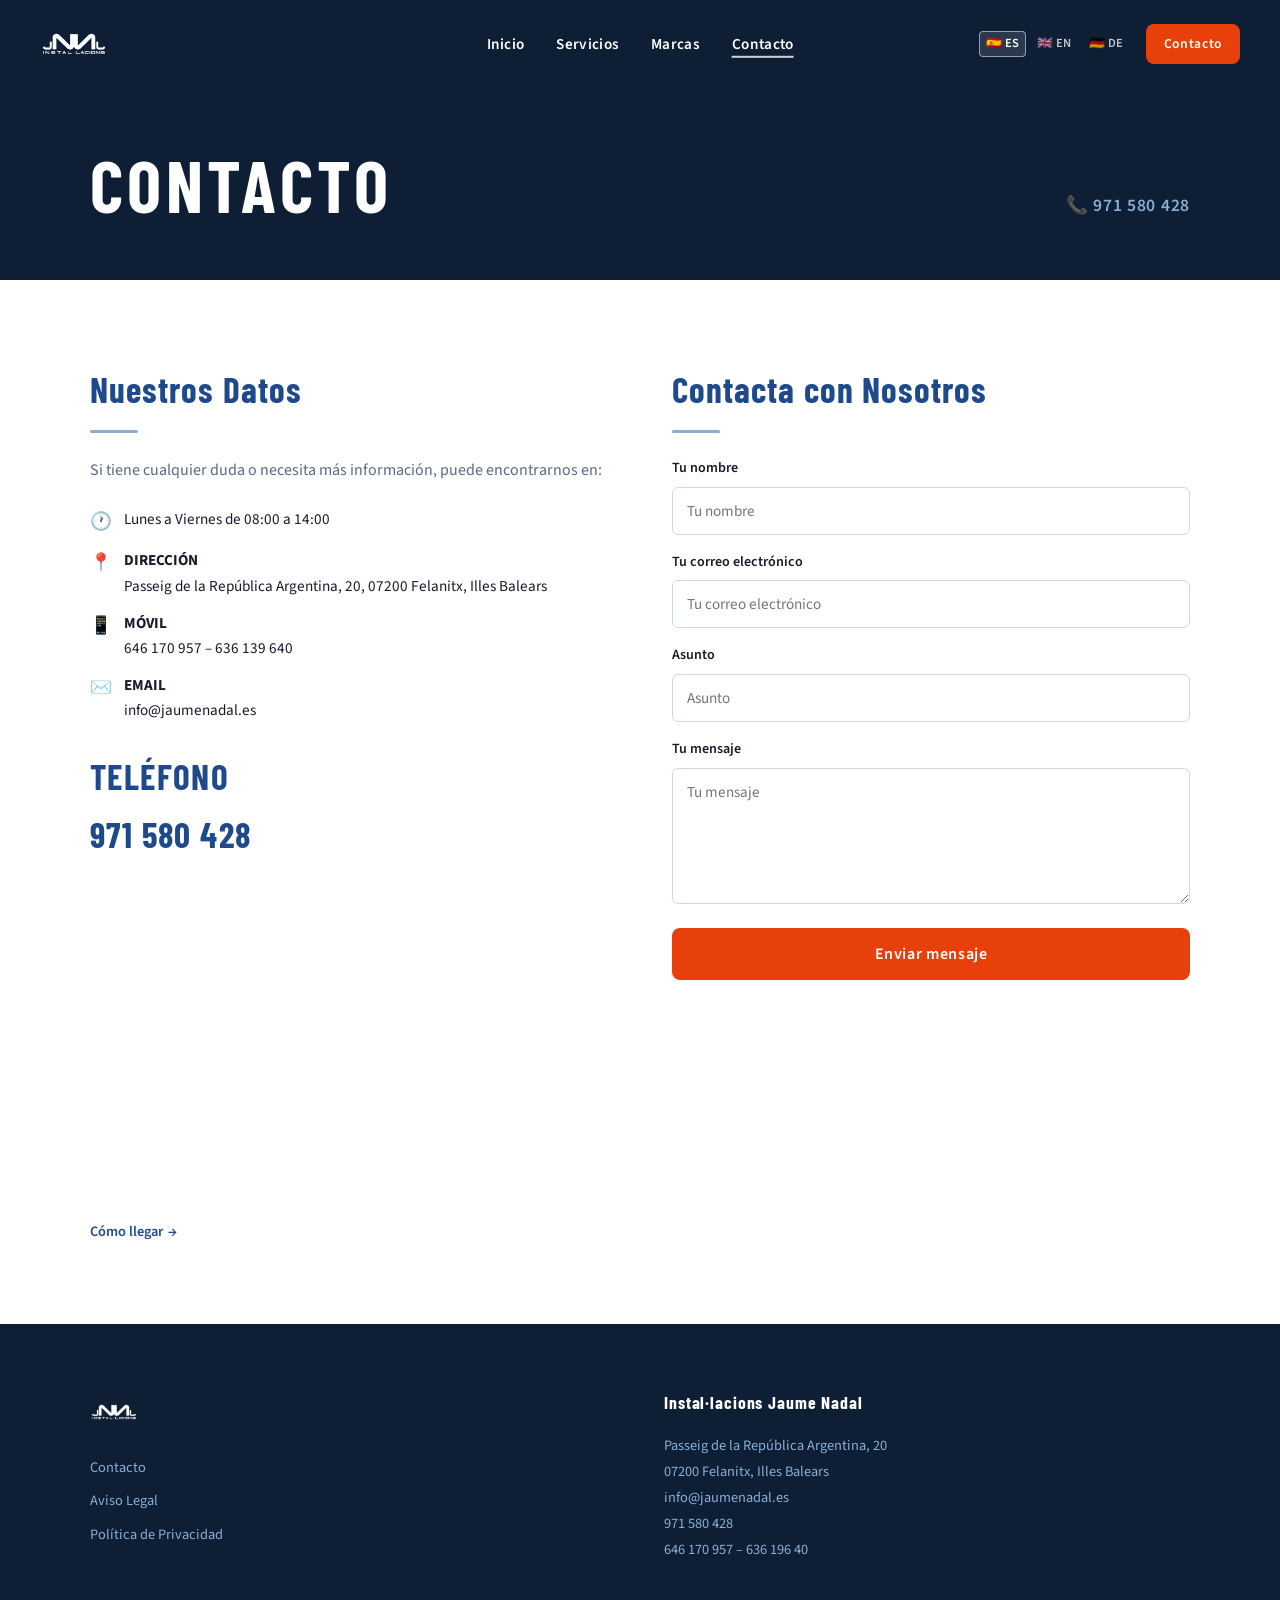
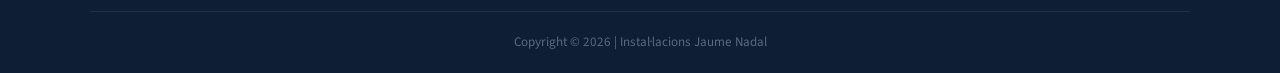
<file: contacto.html>
<!DOCTYPE html>
<html lang="es">
<head>
  <meta charset="UTF-8">
  <meta name="viewport" content="width=device-width, initial-scale=1.0">
  <title>Contacto | Instal·lacions Jaume Nadal Felanitx</title>
  <meta name="description" content="Contacte con Instal·lacions Jaume Nadal en Felanitx, Mallorca. Teléfono: 971 580 428. Email: info@jaumenadal.es. Lunes a Viernes de 08:00 a 14:00.">

  <!-- Open Graph -->
  <meta property="og:title" content="Contacto | Instal·lacions Jaume Nadal">
  <meta property="og:description" content="Póngase en contacto con nosotros. Fontanería, calefacción y climatización en Felanitx, Mallorca.">
  <meta property="og:url" content="https://www.jaumenadal.es/contacto.html">
  <meta property="og:type" content="website">

  <link rel="canonical" href="https://www.jaumenadal.es/contacto.html">
  <link rel="icon" type="image/png" href="images/logo.png">
  <link rel="apple-touch-icon" href="images/logo.png">

  <link rel="preconnect" href="https://fonts.googleapis.com">
  <link rel="preconnect" href="https://fonts.gstatic.com" crossorigin>
  <link href="https://fonts.googleapis.com/css2?family=Barlow+Condensed:wght@700&family=Source+Sans+3:wght@400;600&display=swap" rel="stylesheet">
  <link rel="stylesheet" href="css/styles.css">
</head>
<body>

  <!-- NAVBAR -->
  <nav class="navbar" role="navigation" aria-label="Navegación principal">
    <a href="index.html" class="nav-logo" aria-label="Inicio">
      <img src="images/logo-removebg-preview.png" alt="Instal·lacions Jaume Nadal" height="48">
    </a>
    <ul class="nav-links" role="list">
      <li><a href="index.html" data-i18n="nav_home">Inicio</a></li>
      <li><a href="servicios.html" data-i18n="nav_services">Servicios</a></li>
      <li><a href="marcas.html" data-i18n="nav_brands">Marcas</a></li>
      <li><a href="contacto.html" class="active" data-i18n="nav_contact">Contacto</a></li>
    </ul>
    <div class="nav-right">
      <div class="lang-switcher" aria-label="Idioma">
        <button class="lang-btn" data-lang="es" aria-label="Español">🇪🇸 ES</button>
        <button class="lang-btn" data-lang="en" aria-label="English">🇬🇧 EN</button>
        <button class="lang-btn" data-lang="de" aria-label="Deutsch">🇩🇪 DE</button>
      </div>
      <a href="contacto.html" class="btn-nav-cta" data-i18n="nav_cta">Contacto</a>
    </div>
    <button class="hamburger" aria-label="Abrir menú" aria-expanded="false">
      <span></span><span></span><span></span>
    </button>
  </nav>

  <!-- Mobile Menu -->
  <div class="mobile-menu" role="dialog" aria-label="Menú móvil">
    <div class="mobile-menu-inner">
      <a href="index.html" data-i18n="nav_home">Inicio</a>
      <a href="servicios.html" data-i18n="nav_services">Servicios</a>
      <a href="marcas.html" data-i18n="nav_brands">Marcas</a>
      <a href="contacto.html" class="active" data-i18n="nav_contact">Contacto</a>
      <div class="mobile-lang">
        <button class="lang-btn" data-lang="es">🇪🇸 ES</button>
        <button class="lang-btn" data-lang="en">🇬🇧 EN</button>
        <button class="lang-btn" data-lang="de">🇩🇪 DE</button>
      </div>
    </div>
  </div>

  <!-- PAGE HERO -->
  <header class="page-hero">
    <div class="page-hero-inner">
      <h1 data-i18n="contacto_page_title">CONTACTO</h1>
      <p class="page-hero-phone">📞 <a href="tel:+34971580428" style="color:inherit;">971 580 428</a></p>
    </div>
  </header>

  <!-- CONTACT SECTION -->
  <section class="contact-section" data-reveal="up">
    <div class="section-inner">
      <div class="contact-grid">

        <!-- LEFT: Contact Details -->
        <div class="contact-details">
          <h2 data-i18n="contact_details_title">Nuestros Datos</h2>
          <div class="contact-divider"></div>
          <p class="contact-intro" data-i18n="contact_intro">Si tiene cualquier duda o necesita más información, puede encontrarnos en:</p>

          <div class="contact-info-list">
            <div class="contact-info-item">
              <span class="ci-icon">🕐</span>
              <span data-i18n="contact_hours">Lunes a Viernes de 08:00 a 14:00</span>
            </div>
            <div class="contact-info-item">
              <span class="ci-icon">📍</span>
              <div>
                <strong data-i18n="contact_addr_label">DIRECCIÓN</strong><br>
                <span data-i18n="contact_addr">Passeig de la República Argentina, 20, 07200 Felanitx, Illes Balears</span>
              </div>
            </div>
            <div class="contact-info-item">
              <span class="ci-icon">📱</span>
              <div>
                <strong data-i18n="contact_mobile_label">MÓVIL</strong><br>
                <a href="tel:+34646170957">646 170 957</a> – <a href="tel:+34636139640">636 139 640</a>
              </div>
            </div>
            <div class="contact-info-item">
              <span class="ci-icon">✉️</span>
              <div>
                <strong data-i18n="contact_email_label">EMAIL</strong><br>
                <a href="mailto:info@jaumenadal.es">info@jaumenadal.es</a>
              </div>
            </div>
          </div>

          <div class="contact-phone-big">
            <span data-i18n="contact_tel_label">TELÉFONO</span><br>
            <a href="tel:+34971580428" style="color:inherit;">971 580 428</a>
          </div>

          <!-- Google Maps Embed -->
          <div class="map-wrapper">
            <iframe
              src="https://www.google.com/maps/embed?pb=!1m18!1m12!1m3!1d3027.5!2d3.1494!3d39.4683!2m3!1f0!2f0!3f0!3m2!1i1024!2i768!4f13.1!3m3!1m2!1s0xd14fde9dbc983ed%3A0xcf7e8be513e7a95a!2sPasseig%20de%20la%20Rep%C3%BAblica%20Argentina%2C%2020%2C%2007200%20Felanitx%2C%20Illes%20Balears!5e0!3m2!1ses!2ses!4v1"
              width="100%"
              height="300"
              style="border:0; border-radius:8px;"
              allowfullscreen
              loading="lazy"
              referrerpolicy="no-referrer-when-downgrade"
              title="Instal·lacions Jaume Nadal en Google Maps">
            </iframe>
          </div>
          <a href="https://maps.app.goo.gl/hVx72pPUC8VMSTqh8"
             target="_blank"
             rel="noopener"
             class="directions-link"
             style="margin-top:0.75rem; display:inline-flex;">
            <span data-i18n="contact_directions">Cómo llegar</span> →
          </a>
        </div>

        <!-- RIGHT: Contact Form -->
        <div class="contact-form-col">
          <h2 data-i18n="contact_form_title">Contacta con Nosotros</h2>
          <div class="contact-divider"></div>

          <!--
            FORMULARIO FORMSPREE
            Para activar este formulario:
            1. Regístrese gratuitamente en https://formspree.io
            2. Cree un nuevo formulario
            3. Reemplace "YOUR_FORM_ID" en el atributo action con su ID real
            Ejemplo: action="https://formspree.io/f/xabc1234"

            TO ACTIVATE THIS FORM:
            1. Register for free at https://formspree.io
            2. Create a new form
            3. Replace "YOUR_FORM_ID" in the action attribute with your real form ID
          -->
          <form
            class="contact-form"
            action="https://formspree.io/f/YOUR_FORM_ID"
            method="POST"
            novalidate>

            <div class="form-group">
              <label for="name" data-i18n="form_name">Tu nombre</label>
              <input
                type="text"
                id="name"
                name="name"
                data-i18n-placeholder="form_name"
                placeholder="Tu nombre"
                required
                autocomplete="name">
            </div>

            <div class="form-group">
              <label for="email" data-i18n="form_email">Tu correo electrónico</label>
              <input
                type="email"
                id="email"
                name="email"
                data-i18n-placeholder="form_email"
                placeholder="Tu correo electrónico"
                required
                autocomplete="email">
            </div>

            <div class="form-group">
              <label for="subject" data-i18n="form_subject">Asunto</label>
              <input
                type="text"
                id="subject"
                name="subject"
                data-i18n-placeholder="form_subject"
                placeholder="Asunto"
                required>
            </div>

            <div class="form-group">
              <label for="message" data-i18n="form_message">Tu mensaje</label>
              <textarea
                id="message"
                name="message"
                rows="5"
                data-i18n-placeholder="form_message"
                placeholder="Tu mensaje"></textarea>
            </div>

            <!-- Hidden field for spam prevention -->
            <input type="text" name="_gotcha" style="display:none" tabindex="-1" autocomplete="off">

            <button type="submit" class="btn-submit" data-i18n="form_submit">Enviar mensaje</button>

          </form>
        </div>

      </div>
    </div>
  </section>

  <!-- FOOTER -->
  <footer class="footer" data-reveal="up">
    <div class="footer-inner">
      <div class="footer-logo">
        <a href="index.html" aria-label="Inicio">
          <img src="images/logo-removebg-preview.png" alt="Instal·lacions Jaume Nadal" height="40">
        </a>
        <div class="footer-links" style="margin-top:1rem;">
          <a href="contacto.html" data-i18n="nav_contact">Contacto</a>
          <a href="aviso-legal.html">Aviso Legal</a>
          <a href="privacidad.html">Política de Privacidad</a>
        </div>
      </div>
      <div class="footer-contact">
        <h4>Instal·lacions Jaume Nadal</h4>
        <p>
          Passeig de la República Argentina, 20<br>
          07200 Felanitx, Illes Balears<br>
          <a href="mailto:info@jaumenadal.es">info@jaumenadal.es</a><br>
          <a href="tel:+34971580428">971 580 428</a><br>
          <a href="tel:+34646170957">646 170 957</a> – <a href="tel:+34636196400">636 196 40</a>
        </p>
      </div>
    </div>
    <div class="footer-bottom">
      <p>Copyright <span data-i18n="footer_copyright">© 2026 | Instal·lacions Jaume Nadal</span></p>
    </div>
  </footer>

  <!-- WHATSAPP -->
  <a href="https://wa.me/34646170957"
     target="_blank"
     rel="noopener"
     class="whatsapp-btn"
     data-tooltip="Escríbenos por WhatsApp"
     aria-label="Contactar por WhatsApp">
    <svg xmlns="http://www.w3.org/2000/svg" viewBox="0 0 24 24" fill="white">
      <path d="M17.472 14.382c-.297-.149-1.758-.867-2.03-.967-.273-.099-.471-.148-.67.15-.197.297-.767.966-.94 1.164-.173.199-.347.223-.644.075-.297-.15-1.255-.463-2.39-1.475-.883-.788-1.48-1.761-1.653-2.059-.173-.297-.018-.458.13-.606.134-.133.298-.347.446-.52.149-.174.198-.298.298-.497.099-.198.05-.371-.025-.52-.075-.149-.669-1.612-.916-2.207-.242-.579-.487-.5-.669-.51-.173-.008-.371-.01-.57-.01-.198 0-.52.074-.792.372-.272.297-1.04 1.016-1.04 2.479 0 1.462 1.065 2.875 1.213 3.074.149.198 2.096 3.2 5.077 4.487.709.306 1.262.489 1.694.625.712.227 1.36.195 1.871.118.571-.085 1.758-.719 2.006-1.413.248-.694.248-1.289.173-1.413-.074-.124-.272-.198-.57-.347m-5.421 7.403h-.004a9.87 9.87 0 01-5.031-1.378l-.361-.214-3.741.982.998-3.648-.235-.374a9.86 9.86 0 01-1.51-5.26c.001-5.45 4.436-9.884 9.888-9.884 2.64 0 5.122 1.03 6.988 2.898a9.825 9.825 0 012.893 6.994c-.003 5.45-4.437 9.884-9.885 9.884m8.413-18.297A11.815 11.815 0 0012.05 0C5.495 0 .16 5.335.157 11.892c0 2.096.547 4.142 1.588 5.945L.057 24l6.305-1.654a11.882 11.882 0 005.683 1.448h.005c6.554 0 11.89-5.335 11.893-11.893a11.821 11.821 0 00-3.48-8.413z"/>
    </svg>
    <span class="wa-tooltip" aria-hidden="true">Escríbenos por WhatsApp</span>
  </a>

  <script src="js/main.js"></script>
</body>
</html>
</file>
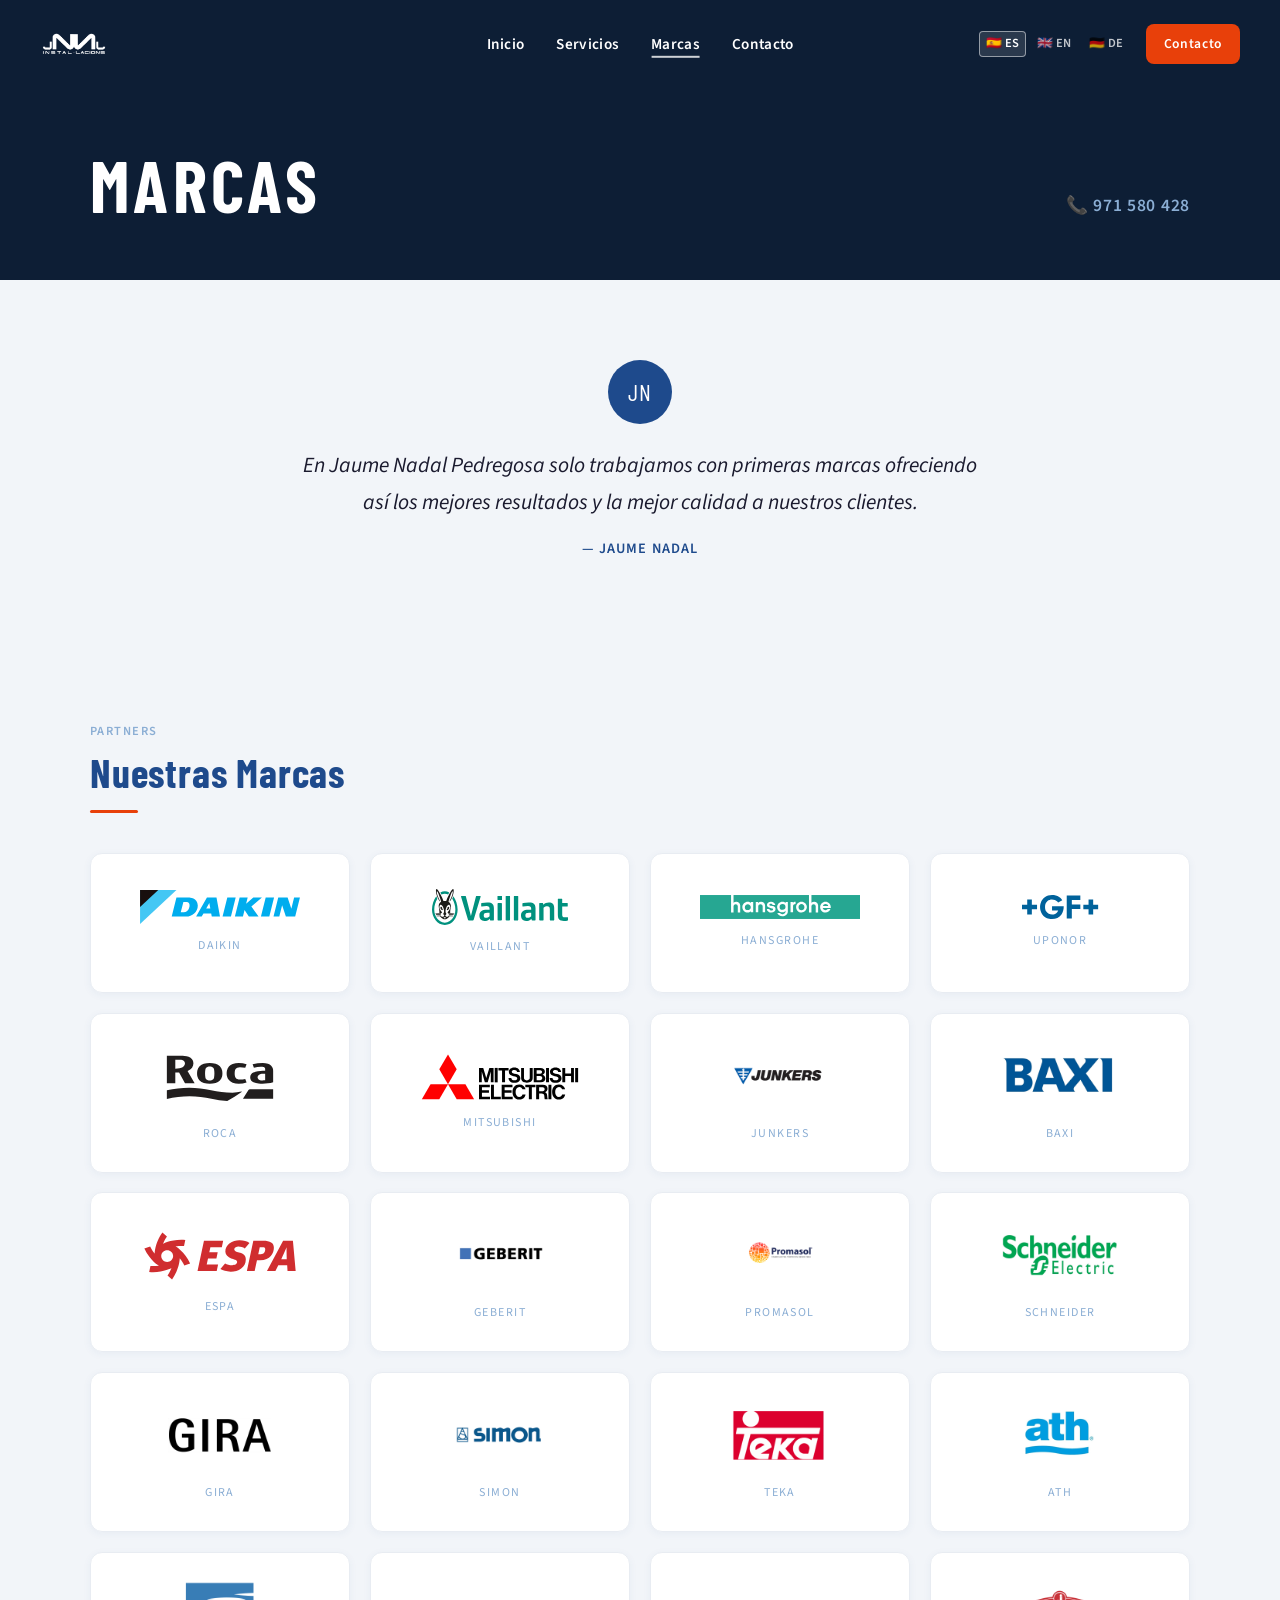
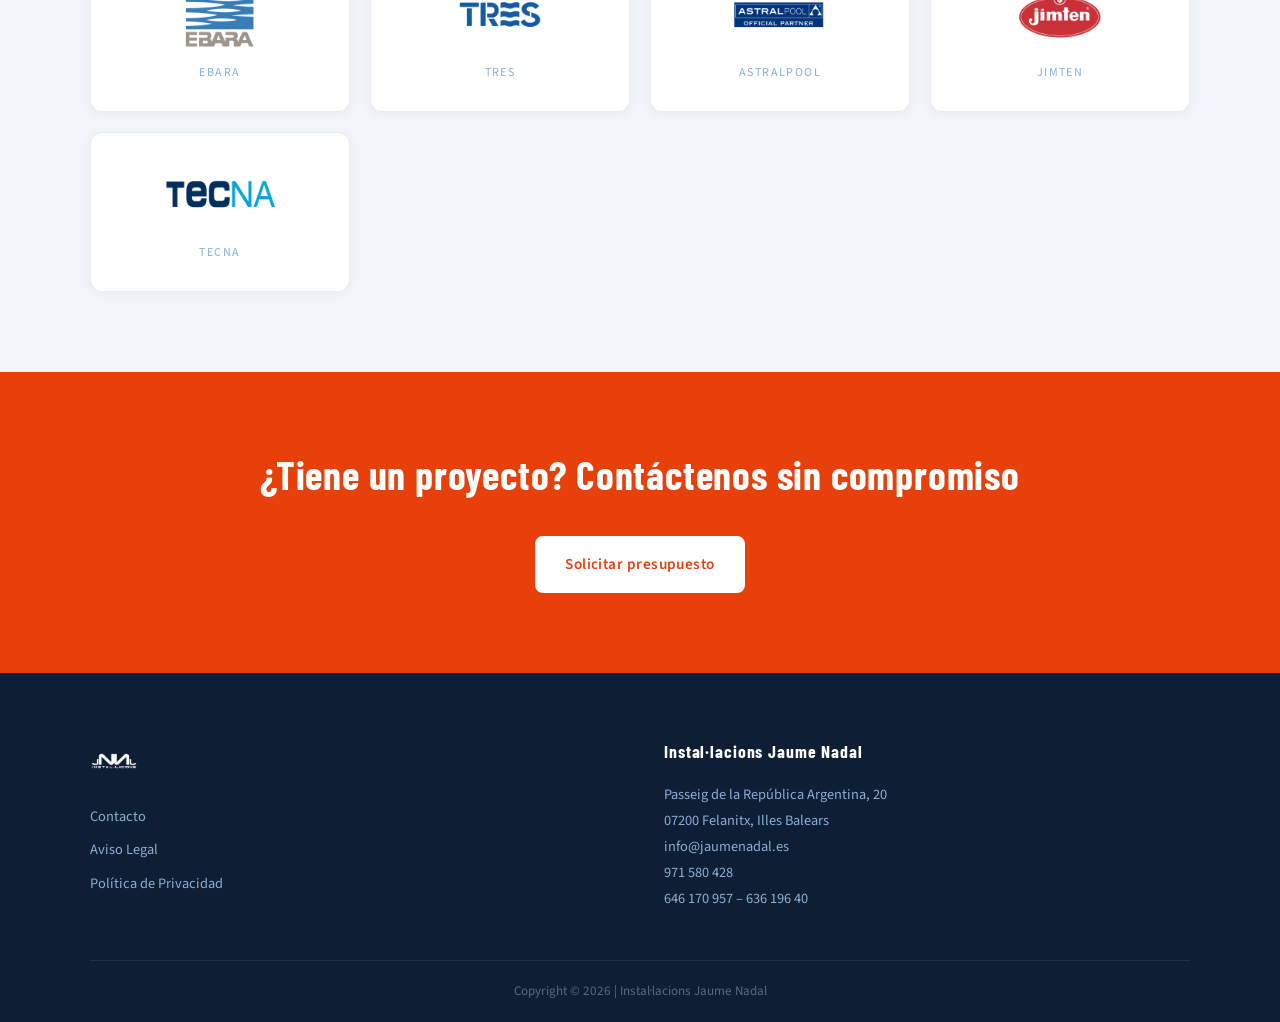
<file: marcas.html>
<!DOCTYPE html>
<html lang="es">
<head>
  <meta charset="UTF-8">
  <meta name="viewport" content="width=device-width, initial-scale=1.0">
  <title>Marcas con las que trabajamos | Jaume Nadal</title>
  <meta name="description" content="Trabajamos con las mejores marcas: Daikin, Uponor, Vaillant, Hansgrohe, ESPA, Promasol, Roca, Grohe, Ferroli y Junkers. Instal·lacions Jaume Nadal, Felanitx.">

  <!-- Open Graph -->
  <meta property="og:title" content="Marcas | Instal·lacions Jaume Nadal">
  <meta property="og:description" content="Solo trabajamos con primeras marcas: Daikin, Vaillant, Hansgrohe, Uponor y más en Felanitx, Mallorca.">
  <meta property="og:url" content="https://www.jaumenadal.es/marcas.html">
  <meta property="og:type" content="website">

  <link rel="canonical" href="https://www.jaumenadal.es/marcas.html">
  <link rel="icon" type="image/png" href="images/logo.png">
  <link rel="apple-touch-icon" href="images/logo.png">

  <link rel="preconnect" href="https://fonts.googleapis.com">
  <link rel="preconnect" href="https://fonts.gstatic.com" crossorigin>
  <link href="https://fonts.googleapis.com/css2?family=Barlow+Condensed:wght@700&family=Source+Sans+3:wght@400;600&display=swap" rel="stylesheet">
  <link rel="stylesheet" href="css/styles.css">
</head>
<body>

  <!-- NAVBAR -->
  <nav class="navbar" role="navigation" aria-label="Navegación principal">
    <a href="index.html" class="nav-logo" aria-label="Inicio">
      <img src="images/logo-removebg-preview.png" alt="Instal·lacions Jaume Nadal" height="48">
    </a>
    <ul class="nav-links" role="list">
      <li><a href="index.html" data-i18n="nav_home">Inicio</a></li>
      <li><a href="servicios.html" data-i18n="nav_services">Servicios</a></li>
      <li><a href="marcas.html" class="active" data-i18n="nav_brands">Marcas</a></li>
      <li><a href="contacto.html" data-i18n="nav_contact">Contacto</a></li>
    </ul>
    <div class="nav-right">
      <div class="lang-switcher" aria-label="Idioma">
        <button class="lang-btn" data-lang="es" aria-label="Español">🇪🇸 ES</button>
        <button class="lang-btn" data-lang="en" aria-label="English">🇬🇧 EN</button>
        <button class="lang-btn" data-lang="de" aria-label="Deutsch">🇩🇪 DE</button>
      </div>
      <a href="contacto.html" class="btn-nav-cta" data-i18n="nav_cta">Contacto</a>
    </div>
    <button class="hamburger" aria-label="Abrir menú" aria-expanded="false">
      <span></span><span></span><span></span>
    </button>
  </nav>

  <!-- Mobile Menu -->
  <div class="mobile-menu" role="dialog" aria-label="Menú móvil">
    <div class="mobile-menu-inner">
      <a href="index.html" data-i18n="nav_home">Inicio</a>
      <a href="servicios.html" data-i18n="nav_services">Servicios</a>
      <a href="marcas.html" class="active" data-i18n="nav_brands">Marcas</a>
      <a href="contacto.html" data-i18n="nav_contact">Contacto</a>
      <div class="mobile-lang">
        <button class="lang-btn" data-lang="es">🇪🇸 ES</button>
        <button class="lang-btn" data-lang="en">🇬🇧 EN</button>
        <button class="lang-btn" data-lang="de">🇩🇪 DE</button>
      </div>
    </div>
  </div>

  <!-- PAGE HERO -->
  <header class="page-hero">
    <div class="page-hero-inner">
      <h1 data-i18n="marcas_page_title">MARCAS</h1>
      <p class="page-hero-phone">📞 <a href="tel:+34971580428" style="color:inherit;">971 580 428</a></p>
    </div>
  </header>

  <!-- INTRO QUOTE -->
  <section class="brands-intro" data-reveal="fade">
    <div class="brands-intro-inner">
      <div class="jn-monogram" aria-hidden="true">JN</div>
      <blockquote class="brands-quote" data-i18n="brands_intro_quote">
        "En Jaume Nadal Pedregosa solo trabajamos con primeras marcas ofreciendo así los mejores resultados y la mejor calidad a nuestros clientes."
      </blockquote>
      <p class="brands-attribution" data-i18n="brands_intro_author">— JAUME NADAL</p>
    </div>
  </section>

  <!-- BRANDS GRID -->
  <section class="brand-photo-section" data-reveal="up">
    <div class="section-inner">
      <p class="section-label">Partners</p>
      <h2 class="section-title" data-i18n="brands_page_title">Nuestras Marcas</h2>
      <div class="section-divider"></div>

      <div class="brand-photo-grid">
        <div class="brand-photo-card"><img src="images/Daikin_idU8gAw7Ms_0.svg" alt="Daikin"><span class="brand-card-label">Daikin</span></div>
        <div class="brand-photo-card"><img src="images/Vaillant%20Deutschland_idnWOelPD-_0.svg" alt="Vaillant"><span class="brand-card-label">Vaillant</span></div>
        <div class="brand-photo-card"><img src="images/Hansgrohe_idmoRJ-UgS_0.svg" alt="Hansgrohe"><span class="brand-card-label">Hansgrohe</span></div>
        <div class="brand-photo-card"><img src="images/Uponor%20North%20America_id5AYfRycp_1.svg" alt="Uponor"><span class="brand-card-label">Uponor</span></div>
        <div class="brand-photo-card"><img src="images/Roca_idDp2TUW_U_1.svg" alt="Roca"><span class="brand-card-label">Roca</span></div>
        <div class="brand-photo-card"><img src="images/Mitsubishi%20Electric_idZ_YPGuB0_1.svg" alt="Mitsubishi"><span class="brand-card-label">Mitsubishi</span></div>
        <div class="brand-photo-card"><img src="images/junkers.jpg" alt="Junkers"><span class="brand-card-label">Junkers</span></div>
        <div class="brand-photo-card"><img src="images/baxi.jpg" alt="Baxi"><span class="brand-card-label">Baxi</span></div>
        <div class="brand-photo-card"><img src="images/ESPA%20GROUP_idXCgTRRse_1.svg" alt="ESPA"><span class="brand-card-label">ESPA</span></div>
        <div class="brand-photo-card"><img src="images/geberit.jpg" alt="Geberit"><span class="brand-card-label">Geberit</span></div>
        <div class="brand-photo-card"><img src="images/promasol.jpg" alt="Promasol"><span class="brand-card-label">Promasol</span></div>
        <div class="brand-photo-card"><img src="images/scheneider.jpg" alt="Schneider Electric"><span class="brand-card-label">Schneider</span></div>
        <div class="brand-photo-card"><img src="images/gira.jpg" alt="Gira"><span class="brand-card-label">Gira</span></div>
        <div class="brand-photo-card"><img src="images/simon.jpg" alt="Simon"><span class="brand-card-label">Simon</span></div>
        <div class="brand-photo-card"><img src="images/teka.jpg" alt="Teka"><span class="brand-card-label">Teka</span></div>
        <div class="brand-photo-card"><img src="images/ath.jpg" alt="ATH"><span class="brand-card-label">ATH</span></div>
        <div class="brand-photo-card"><img src="images/ebara.jpg" alt="Ebara"><span class="brand-card-label">Ebara</span></div>
        <div class="brand-photo-card"><img src="images/tres.jpg" alt="Tres"><span class="brand-card-label">Tres</span></div>
        <div class="brand-photo-card"><img src="images/astral.jpg" alt="Astralpool"><span class="brand-card-label">Astralpool</span></div>
        <div class="brand-photo-card"><img src="images/jimten.jpg" alt="Jimten"><span class="brand-card-label">Jimten</span></div>
        <div class="brand-photo-card"><img src="images/tecna.jpg" alt="Tecna"><span class="brand-card-label">Tecna</span></div>
      </div>
    </div>
  </section>

  <!-- CTA BANNER -->
  <section class="cta-banner" data-reveal="fade">
    <div class="section-inner" style="text-align:center;">
      <h2 class="section-title" data-i18n="cta_heading">¿Tiene un proyecto? Contáctenos sin compromiso</h2>
      <a href="contacto.html" class="btn btn-white-orange" style="margin-top:1.5rem;" data-i18n="cta_btn">Solicitar presupuesto</a>
    </div>
  </section>

  <!-- FOOTER -->
  <footer class="footer" data-reveal="up">
    <div class="footer-inner">
      <div class="footer-logo">
        <a href="index.html" aria-label="Inicio">
          <img src="images/logo-removebg-preview.png" alt="Instal·lacions Jaume Nadal" height="40">
        </a>
        <div class="footer-links" style="margin-top:1rem;">
          <a href="contacto.html" data-i18n="nav_contact">Contacto</a>
          <a href="aviso-legal.html">Aviso Legal</a>
          <a href="privacidad.html">Política de Privacidad</a>
        </div>
      </div>
      <div class="footer-contact">
        <h4>Instal·lacions Jaume Nadal</h4>
        <p>
          Passeig de la República Argentina, 20<br>
          07200 Felanitx, Illes Balears<br>
          <a href="mailto:info@jaumenadal.es">info@jaumenadal.es</a><br>
          <a href="tel:+34971580428">971 580 428</a><br>
          <a href="tel:+34646170957">646 170 957</a> – <a href="tel:+34636196400">636 196 40</a>
        </p>
      </div>
    </div>
    <div class="footer-bottom">
      <p>Copyright <span data-i18n="footer_copyright">© 2026 | Instal·lacions Jaume Nadal</span></p>
    </div>
  </footer>

  <!-- WHATSAPP -->
  <a href="https://wa.me/34646170957"
     target="_blank"
     rel="noopener"
     class="whatsapp-btn"
     data-tooltip="Escríbenos por WhatsApp"
     aria-label="Contactar por WhatsApp">
    <svg xmlns="http://www.w3.org/2000/svg" viewBox="0 0 24 24" fill="white">
      <path d="M17.472 14.382c-.297-.149-1.758-.867-2.03-.967-.273-.099-.471-.148-.67.15-.197.297-.767.966-.94 1.164-.173.199-.347.223-.644.075-.297-.15-1.255-.463-2.39-1.475-.883-.788-1.48-1.761-1.653-2.059-.173-.297-.018-.458.13-.606.134-.133.298-.347.446-.52.149-.174.198-.298.298-.497.099-.198.05-.371-.025-.52-.075-.149-.669-1.612-.916-2.207-.242-.579-.487-.5-.669-.51-.173-.008-.371-.01-.57-.01-.198 0-.52.074-.792.372-.272.297-1.04 1.016-1.04 2.479 0 1.462 1.065 2.875 1.213 3.074.149.198 2.096 3.2 5.077 4.487.709.306 1.262.489 1.694.625.712.227 1.36.195 1.871.118.571-.085 1.758-.719 2.006-1.413.248-.694.248-1.289.173-1.413-.074-.124-.272-.198-.57-.347m-5.421 7.403h-.004a9.87 9.87 0 01-5.031-1.378l-.361-.214-3.741.982.998-3.648-.235-.374a9.86 9.86 0 01-1.51-5.26c.001-5.45 4.436-9.884 9.888-9.884 2.64 0 5.122 1.03 6.988 2.898a9.825 9.825 0 012.893 6.994c-.003 5.45-4.437 9.884-9.885 9.884m8.413-18.297A11.815 11.815 0 0012.05 0C5.495 0 .16 5.335.157 11.892c0 2.096.547 4.142 1.588 5.945L.057 24l6.305-1.654a11.882 11.882 0 005.683 1.448h.005c6.554 0 11.89-5.335 11.893-11.893a11.821 11.821 0 00-3.48-8.413z"/>
    </svg>
    <span class="wa-tooltip" aria-hidden="true">Escríbenos por WhatsApp</span>
  </a>

  <script src="js/main.js"></script>
</body>
</html>
</file>
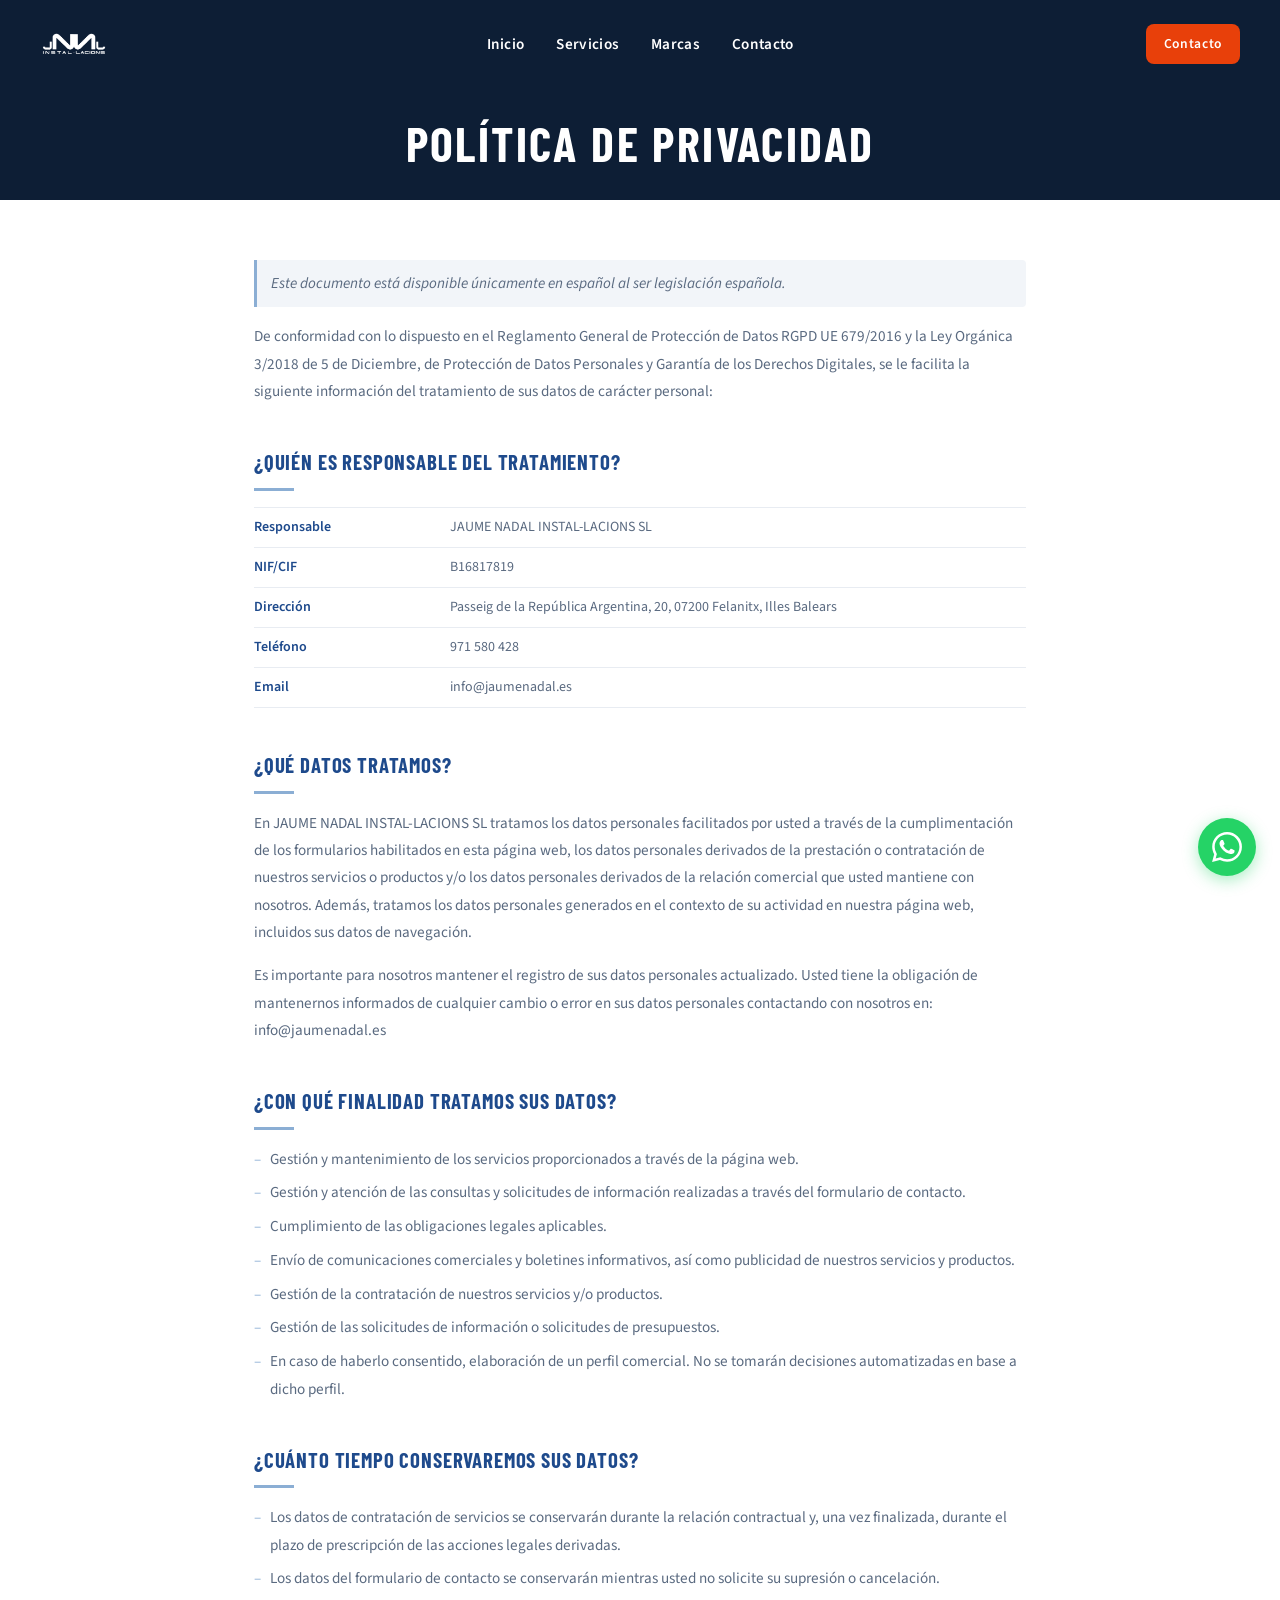
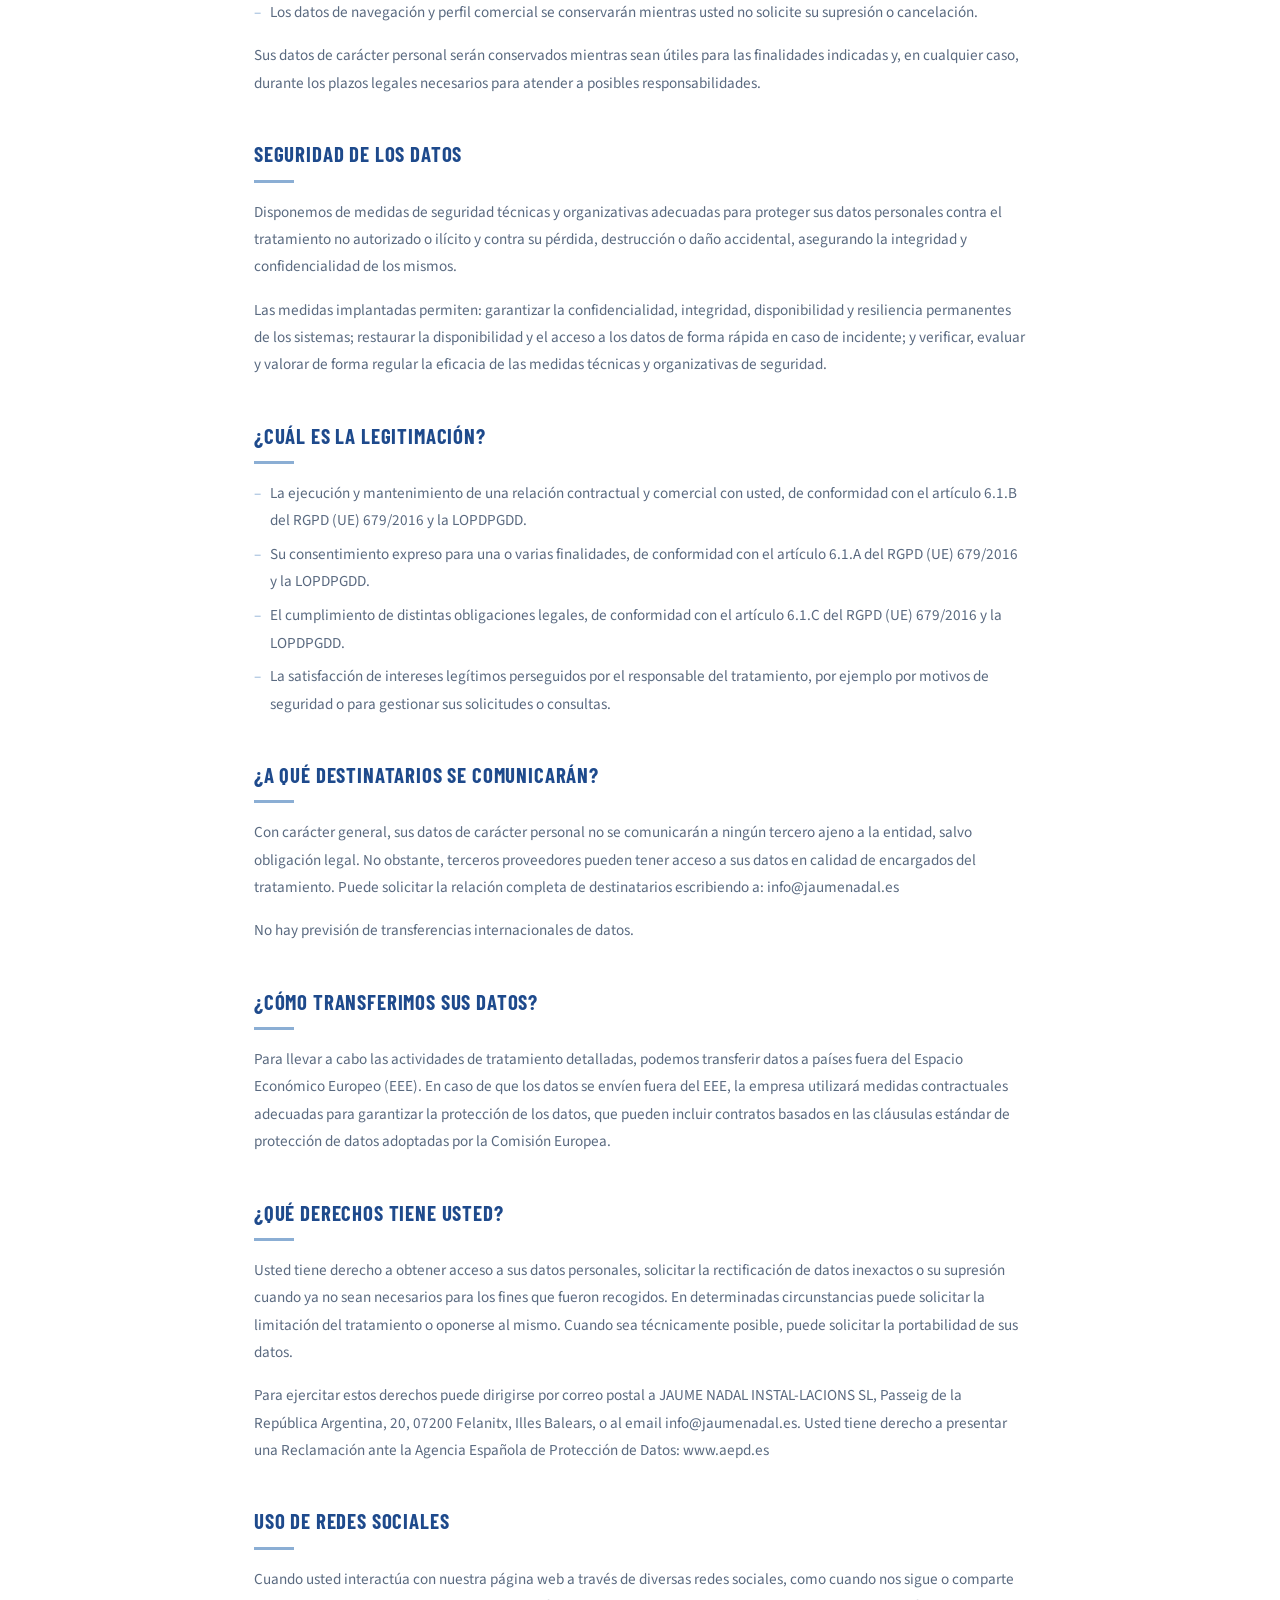
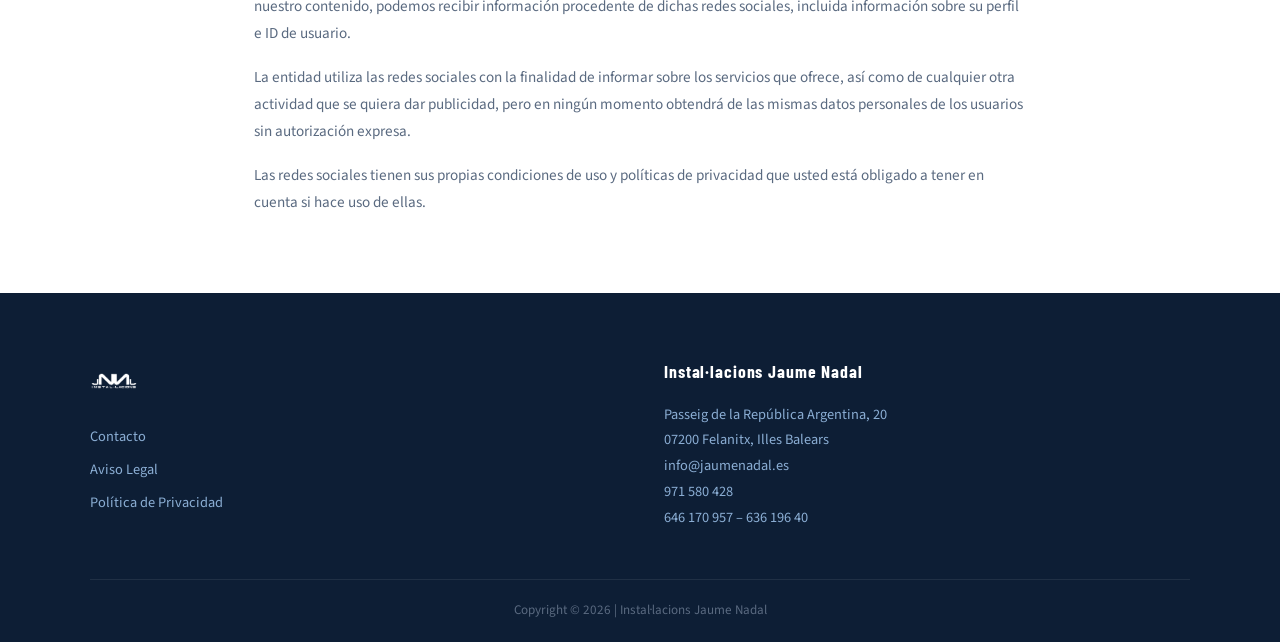
<file: privacidad.html>
<!DOCTYPE html>
<html lang="es">
<head>
  <meta charset="UTF-8">
  <meta name="viewport" content="width=device-width, initial-scale=1.0">
  <title>Política de Privacidad | Instal·lacions Jaume Nadal</title>
  <meta name="description" content="Política de privacidad de JAUME NADAL INSTAL-LACIONS SL. Información sobre el tratamiento de datos personales conforme al RGPD.">

  <link rel="canonical" href="https://www.jaumenadal.es/privacidad.html">
  <link rel="icon" type="image/png" href="images/logo.png">
  <link rel="apple-touch-icon" href="images/logo.png">

  <link rel="preconnect" href="https://fonts.googleapis.com">
  <link rel="preconnect" href="https://fonts.gstatic.com" crossorigin>
  <link href="https://fonts.googleapis.com/css2?family=Barlow+Condensed:wght@700&family=Source+Sans+3:wght@400;600&display=swap" rel="stylesheet">
  <link rel="stylesheet" href="css/styles.css">
</head>
<body>

  <!-- NAVBAR -->
  <nav class="navbar" role="navigation" aria-label="Navegación principal">
    <a href="index.html" class="nav-logo" aria-label="Inicio">
      <img src="images/logo-removebg-preview.png" alt="Instal·lacions Jaume Nadal" height="48">
    </a>
    <ul class="nav-links" role="list">
      <li><a href="index.html">Inicio</a></li>
      <li><a href="servicios.html">Servicios</a></li>
      <li><a href="marcas.html">Marcas</a></li>
      <li><a href="contacto.html">Contacto</a></li>
    </ul>
    <div class="nav-right">
      <a href="contacto.html" class="btn-nav-cta">Contacto</a>
    </div>
    <button class="hamburger" aria-label="Abrir menú" aria-expanded="false">
      <span></span><span></span><span></span>
    </button>
  </nav>

  <!-- Mobile Menu -->
  <div class="mobile-menu" role="dialog" aria-label="Menú móvil">
    <div class="mobile-menu-inner">
      <a href="index.html">Inicio</a>
      <a href="servicios.html">Servicios</a>
      <a href="marcas.html">Marcas</a>
      <a href="contacto.html">Contacto</a>
    </div>
  </div>

  <!-- HERO -->
  <header class="legal-hero">
    <h1>POLÍTICA DE PRIVACIDAD</h1>
  </header>

  <!-- CONTENT -->
  <main class="legal-content">

    <p class="legal-lang-note">Este documento está disponible únicamente en español al ser legislación española.</p>

    <p class="legal-intro">De conformidad con lo dispuesto en el Reglamento General de Protección de Datos RGPD UE 679/2016 y la Ley Orgánica 3/2018 de 5 de Diciembre, de Protección de Datos Personales y Garantía de los Derechos Digitales, se le facilita la siguiente información del tratamiento de sus datos de carácter personal:</p>

    <!-- Responsable -->
    <h2 class="legal-heading">¿Quién es responsable del tratamiento?</h2>
    <span class="legal-bar"></span>
    <dl class="legal-dl">
      <div class="legal-dl-row">
        <dt>Responsable</dt>
        <dd>JAUME NADAL INSTAL-LACIONS SL</dd>
      </div>
      <div class="legal-dl-row">
        <dt>NIF/CIF</dt>
        <dd>B16817819</dd>
      </div>
      <div class="legal-dl-row">
        <dt>Dirección</dt>
        <dd>Passeig de la República Argentina, 20, 07200 Felanitx, Illes Balears</dd>
      </div>
      <div class="legal-dl-row">
        <dt>Teléfono</dt>
        <dd><a href="tel:+34971580428">971 580 428</a></dd>
      </div>
      <div class="legal-dl-row">
        <dt>Email</dt>
        <dd><a href="mailto:info@jaumenadal.es">info@jaumenadal.es</a></dd>
      </div>
    </dl>

    <!-- Qué datos -->
    <h2 class="legal-heading">¿Qué datos tratamos?</h2>
    <span class="legal-bar"></span>
    <p>En JAUME NADAL INSTAL-LACIONS SL tratamos los datos personales facilitados por usted a través de la cumplimentación de los formularios habilitados en esta página web, los datos personales derivados de la prestación o contratación de nuestros servicios o productos y/o los datos personales derivados de la relación comercial que usted mantiene con nosotros. Además, tratamos los datos personales generados en el contexto de su actividad en nuestra página web, incluidos sus datos de navegación.</p>
    <p>Es importante para nosotros mantener el registro de sus datos personales actualizado. Usted tiene la obligación de mantenernos informados de cualquier cambio o error en sus datos personales contactando con nosotros en: <a href="mailto:info@jaumenadal.es">info@jaumenadal.es</a></p>

    <!-- Finalidad -->
    <h2 class="legal-heading">¿Con qué finalidad tratamos sus datos?</h2>
    <span class="legal-bar"></span>
    <ul class="legal-list">
      <li>Gestión y mantenimiento de los servicios proporcionados a través de la página web.</li>
      <li>Gestión y atención de las consultas y solicitudes de información realizadas a través del formulario de contacto.</li>
      <li>Cumplimiento de las obligaciones legales aplicables.</li>
      <li>Envío de comunicaciones comerciales y boletines informativos, así como publicidad de nuestros servicios y productos.</li>
      <li>Gestión de la contratación de nuestros servicios y/o productos.</li>
      <li>Gestión de las solicitudes de información o solicitudes de presupuestos.</li>
      <li>En caso de haberlo consentido, elaboración de un perfil comercial. No se tomarán decisiones automatizadas en base a dicho perfil.</li>
    </ul>

    <!-- Conservación -->
    <h2 class="legal-heading">¿Cuánto tiempo conservaremos sus datos?</h2>
    <span class="legal-bar"></span>
    <ul class="legal-list">
      <li>Los datos de contratación de servicios se conservarán durante la relación contractual y, una vez finalizada, durante el plazo de prescripción de las acciones legales derivadas.</li>
      <li>Los datos del formulario de contacto se conservarán mientras usted no solicite su supresión o cancelación.</li>
      <li>Los datos de navegación y perfil comercial se conservarán mientras usted no solicite su supresión o cancelación.</li>
    </ul>
    <p>Sus datos de carácter personal serán conservados mientras sean útiles para las finalidades indicadas y, en cualquier caso, durante los plazos legales necesarios para atender a posibles responsabilidades.</p>

    <!-- Seguridad -->
    <h2 class="legal-heading">Seguridad de los datos</h2>
    <span class="legal-bar"></span>
    <p>Disponemos de medidas de seguridad técnicas y organizativas adecuadas para proteger sus datos personales contra el tratamiento no autorizado o ilícito y contra su pérdida, destrucción o daño accidental, asegurando la integridad y confidencialidad de los mismos.</p>
    <p>Las medidas implantadas permiten: garantizar la confidencialidad, integridad, disponibilidad y resiliencia permanentes de los sistemas; restaurar la disponibilidad y el acceso a los datos de forma rápida en caso de incidente; y verificar, evaluar y valorar de forma regular la eficacia de las medidas técnicas y organizativas de seguridad.</p>

    <!-- Legitimación -->
    <h2 class="legal-heading">¿Cuál es la legitimación?</h2>
    <span class="legal-bar"></span>
    <ul class="legal-list">
      <li>La ejecución y mantenimiento de una relación contractual y comercial con usted, de conformidad con el artículo 6.1.B del RGPD (UE) 679/2016 y la LOPDPGDD.</li>
      <li>Su consentimiento expreso para una o varias finalidades, de conformidad con el artículo 6.1.A del RGPD (UE) 679/2016 y la LOPDPGDD.</li>
      <li>El cumplimiento de distintas obligaciones legales, de conformidad con el artículo 6.1.C del RGPD (UE) 679/2016 y la LOPDPGDD.</li>
      <li>La satisfacción de intereses legítimos perseguidos por el responsable del tratamiento, por ejemplo por motivos de seguridad o para gestionar sus solicitudes o consultas.</li>
    </ul>

    <!-- Destinatarios -->
    <h2 class="legal-heading">¿A qué destinatarios se comunicarán?</h2>
    <span class="legal-bar"></span>
    <p>Con carácter general, sus datos de carácter personal no se comunicarán a ningún tercero ajeno a la entidad, salvo obligación legal. No obstante, terceros proveedores pueden tener acceso a sus datos en calidad de encargados del tratamiento. Puede solicitar la relación completa de destinatarios escribiendo a: <a href="mailto:info@jaumenadal.es">info@jaumenadal.es</a></p>
    <p>No hay previsión de transferencias internacionales de datos.</p>

    <!-- Transferencias -->
    <h2 class="legal-heading">¿Cómo transferimos sus datos?</h2>
    <span class="legal-bar"></span>
    <p>Para llevar a cabo las actividades de tratamiento detalladas, podemos transferir datos a países fuera del Espacio Económico Europeo (EEE). En caso de que los datos se envíen fuera del EEE, la empresa utilizará medidas contractuales adecuadas para garantizar la protección de los datos, que pueden incluir contratos basados en las cláusulas estándar de protección de datos adoptadas por la Comisión Europea.</p>

    <!-- Derechos -->
    <h2 class="legal-heading">¿Qué derechos tiene usted?</h2>
    <span class="legal-bar"></span>
    <p>Usted tiene derecho a obtener acceso a sus datos personales, solicitar la rectificación de datos inexactos o su supresión cuando ya no sean necesarios para los fines que fueron recogidos. En determinadas circunstancias puede solicitar la limitación del tratamiento o oponerse al mismo. Cuando sea técnicamente posible, puede solicitar la portabilidad de sus datos.</p>
    <p>Para ejercitar estos derechos puede dirigirse por correo postal a JAUME NADAL INSTAL-LACIONS SL, Passeig de la República Argentina, 20, 07200 Felanitx, Illes Balears, o al email <a href="mailto:info@jaumenadal.es">info@jaumenadal.es</a>. Usted tiene derecho a presentar una Reclamación ante la Agencia Española de Protección de Datos: <a href="https://www.aepd.es" target="_blank" rel="noopener">www.aepd.es</a></p>

    <!-- Redes sociales -->
    <h2 class="legal-heading">Uso de redes sociales</h2>
    <span class="legal-bar"></span>
    <p>Cuando usted interactúa con nuestra página web a través de diversas redes sociales, como cuando nos sigue o comparte nuestro contenido, podemos recibir información procedente de dichas redes sociales, incluida información sobre su perfil e ID de usuario.</p>
    <p>La entidad utiliza las redes sociales con la finalidad de informar sobre los servicios que ofrece, así como de cualquier otra actividad que se quiera dar publicidad, pero en ningún momento obtendrá de las mismas datos personales de los usuarios sin autorización expresa.</p>
    <p>Las redes sociales tienen sus propias condiciones de uso y políticas de privacidad que usted está obligado a tener en cuenta si hace uso de ellas.</p>

  </main>

  <!-- FOOTER -->
  <footer class="footer">
    <div class="footer-inner">
      <div class="footer-logo">
        <a href="index.html" aria-label="Inicio">
          <img src="images/logo-removebg-preview.png" alt="Instal·lacions Jaume Nadal" height="40">
        </a>
        <div class="footer-links" style="margin-top:1rem;">
          <a href="contacto.html">Contacto</a>
          <a href="aviso-legal.html">Aviso Legal</a>
          <a href="privacidad.html" class="active">Política de Privacidad</a>
        </div>
      </div>
      <div class="footer-contact">
        <h4>Instal·lacions Jaume Nadal</h4>
        <p>
          Passeig de la República Argentina, 20<br>
          07200 Felanitx, Illes Balears<br>
          <a href="mailto:info@jaumenadal.es">info@jaumenadal.es</a><br>
          <a href="tel:+34971580428">971 580 428</a><br>
          <a href="tel:+34646170957">646 170 957</a> – <a href="tel:+34636196400">636 196 40</a>
        </p>
      </div>
    </div>
    <div class="footer-bottom">
      <p>Copyright © 2026 | Instal·lacions Jaume Nadal</p>
    </div>
  </footer>

  <!-- WHATSAPP -->
  <a href="https://wa.me/34646170957"
     target="_blank"
     rel="noopener"
     class="whatsapp-btn"
     aria-label="Contactar por WhatsApp">
    <svg xmlns="http://www.w3.org/2000/svg" viewBox="0 0 24 24" fill="white">
      <path d="M17.472 14.382c-.297-.149-1.758-.867-2.03-.967-.273-.099-.471-.148-.67.15-.197.297-.767.966-.94 1.164-.173.199-.347.223-.644.075-.297-.15-1.255-.463-2.39-1.475-.883-.788-1.48-1.761-1.653-2.059-.173-.297-.018-.458.13-.606.134-.133.298-.347.446-.52.149-.174.198-.298.298-.497.099-.198.05-.371-.025-.52-.075-.149-.669-1.612-.916-2.207-.242-.579-.487-.5-.669-.51-.173-.008-.371-.01-.57-.01-.198 0-.52.074-.792.372-.272.297-1.04 1.016-1.04 2.479 0 1.462 1.065 2.875 1.213 3.074.149.198 2.096 3.2 5.077 4.487.709.306 1.262.489 1.694.625.712.227 1.36.195 1.871.118.571-.085 1.758-.719 2.006-1.413.248-.694.248-1.289.173-1.413-.074-.124-.272-.198-.57-.347m-5.421 7.403h-.004a9.87 9.87 0 01-5.031-1.378l-.361-.214-3.741.982.998-3.648-.235-.374a9.86 9.86 0 01-1.51-5.26c.001-5.45 4.436-9.884 9.888-9.884 2.64 0 5.122 1.03 6.988 2.898a9.825 9.825 0 012.893 6.994c-.003 5.45-4.437 9.884-9.885 9.884m8.413-18.297A11.815 11.815 0 0012.05 0C5.495 0 .16 5.335.157 11.892c0 2.096.547 4.142 1.588 5.945L.057 24l6.305-1.654a11.882 11.882 0 005.683 1.448h.005c6.554 0 11.89-5.335 11.893-11.893a11.821 11.821 0 00-3.48-8.413z"/>
    </svg>
  </a>

  <script src="js/main.js"></script>
</body>
</html>
</file>
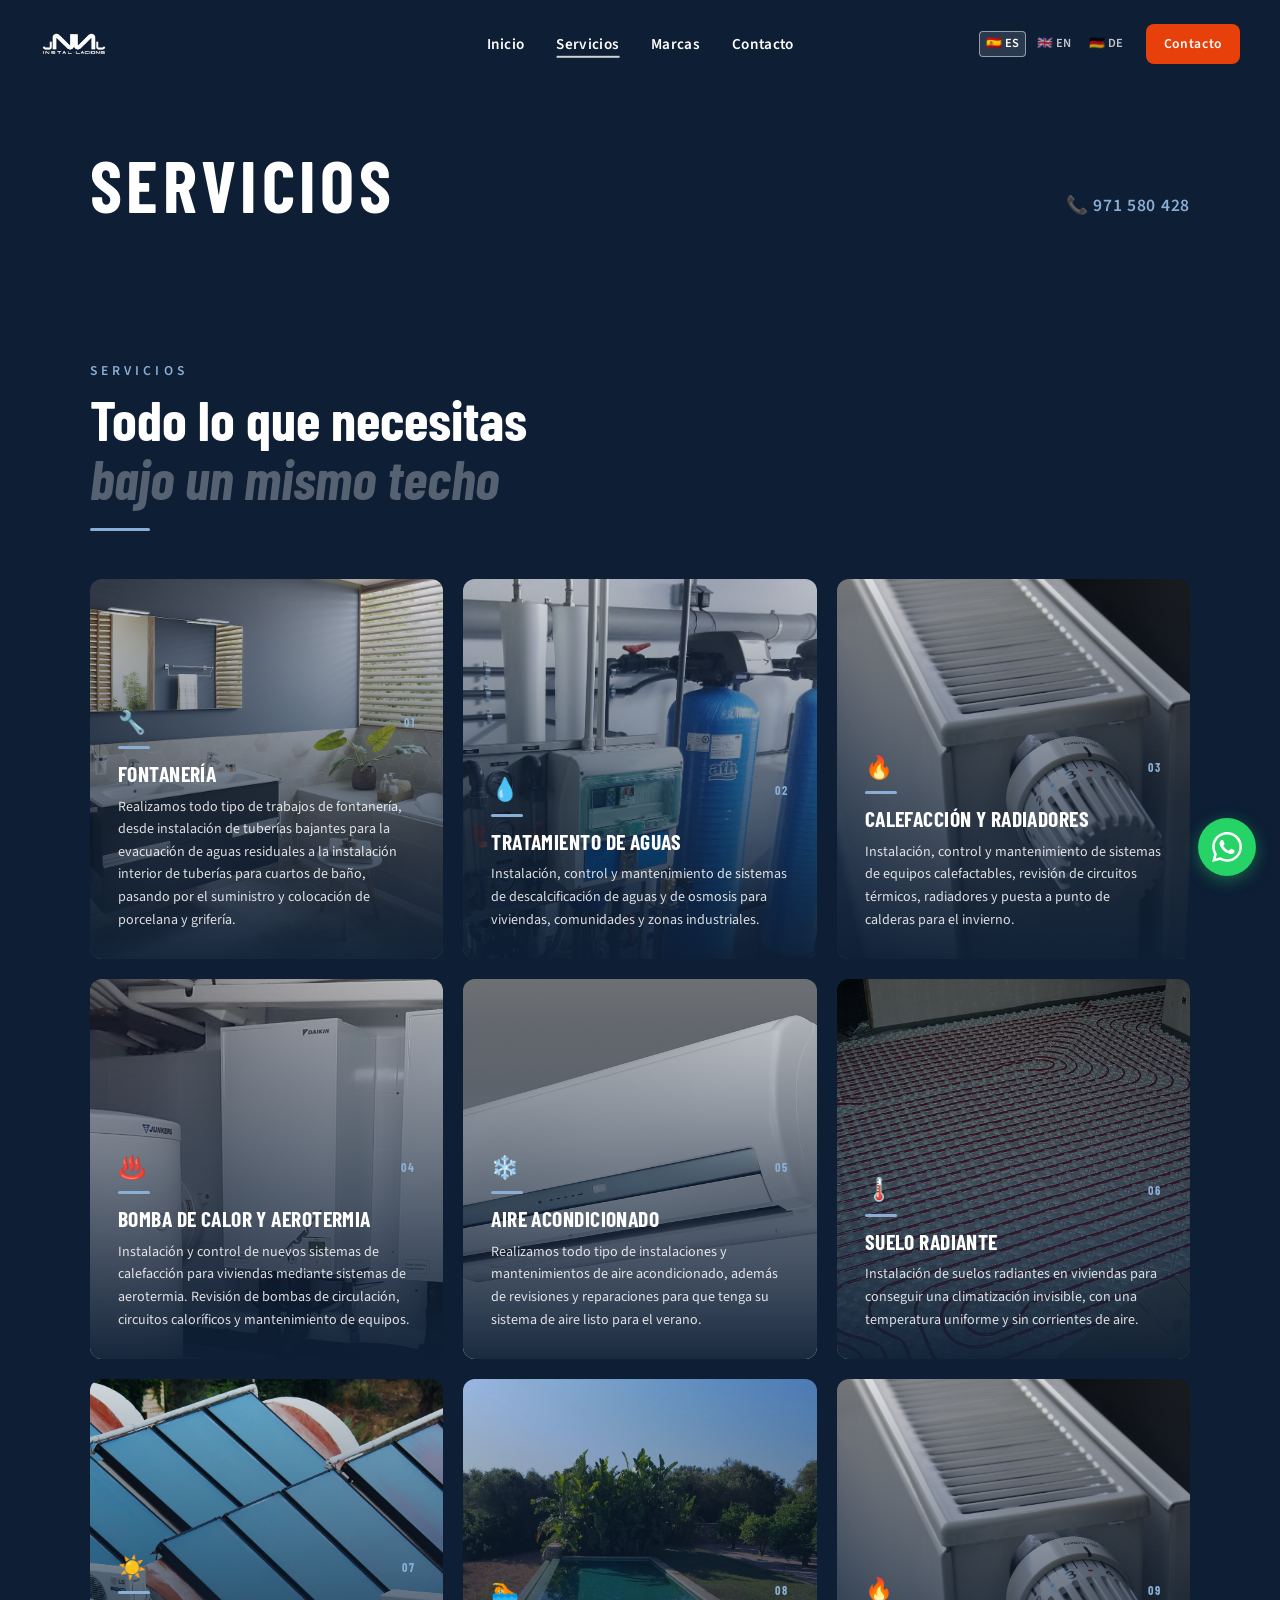
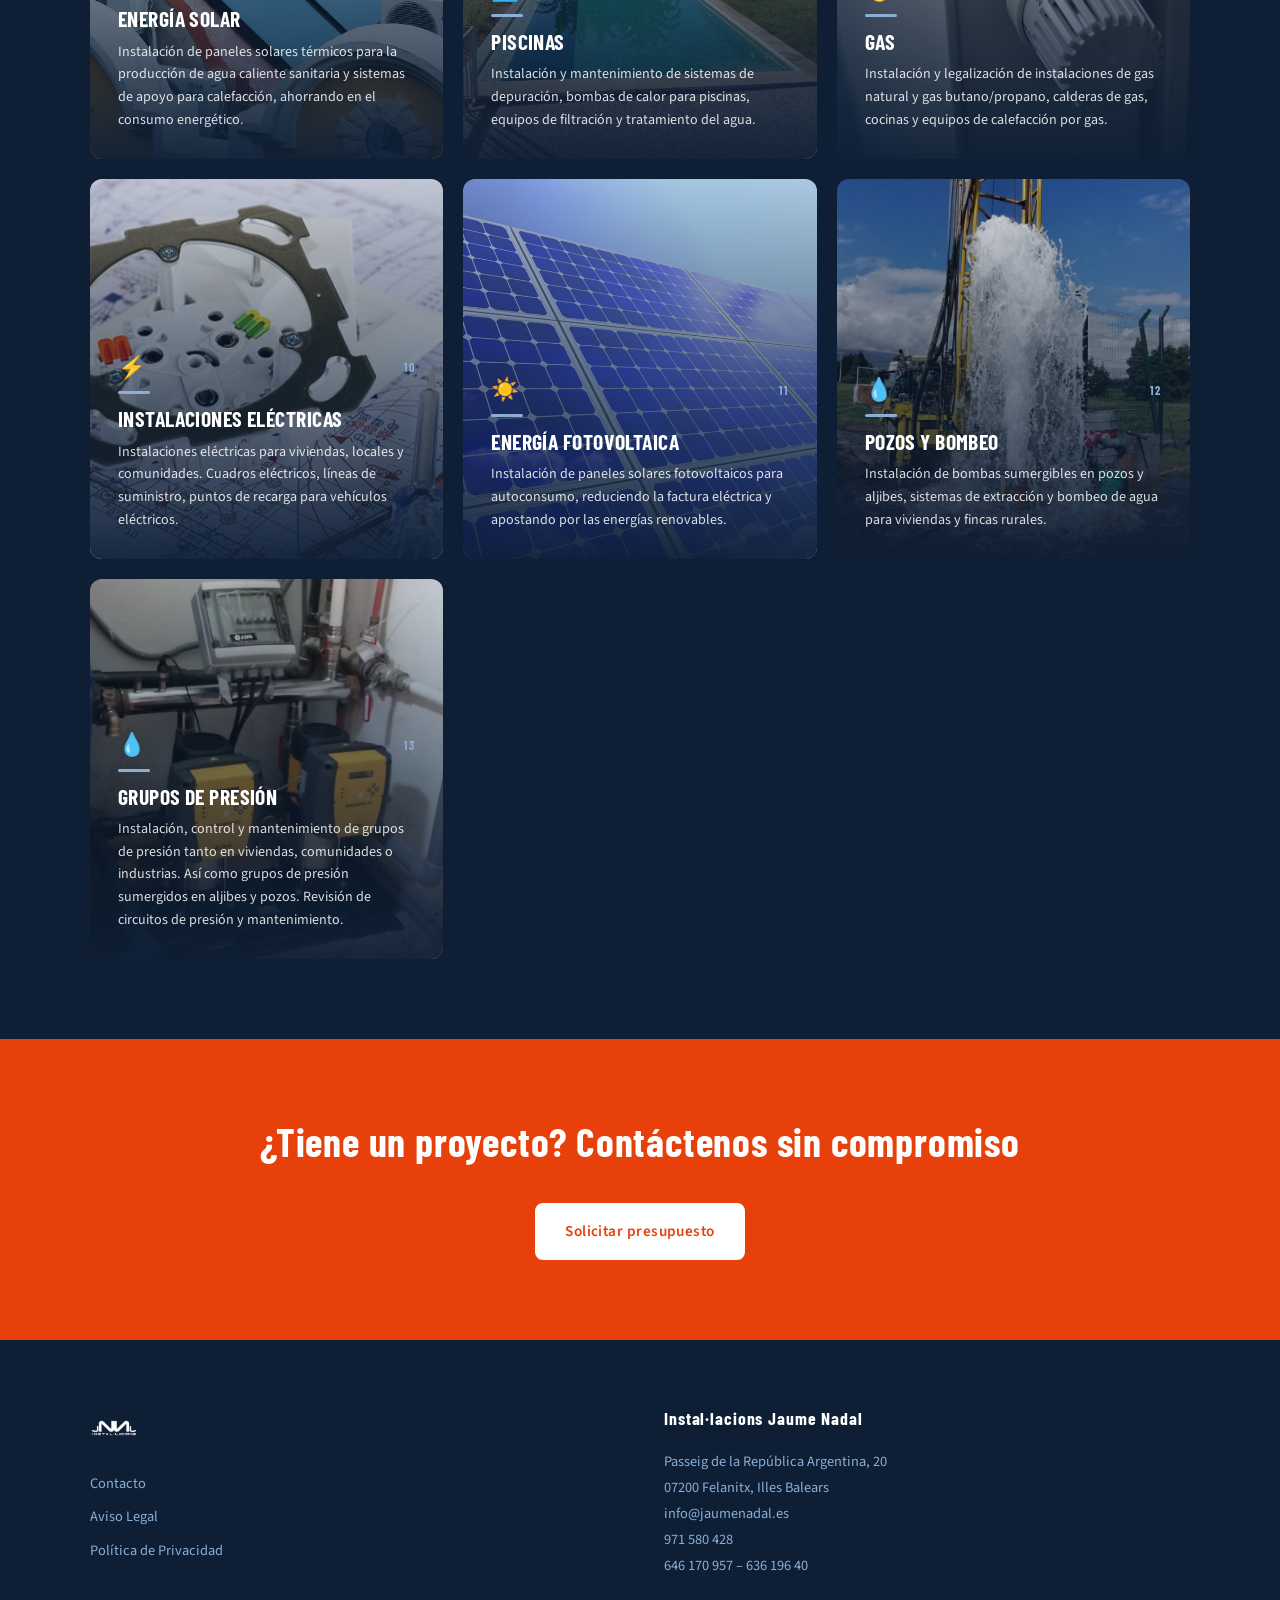
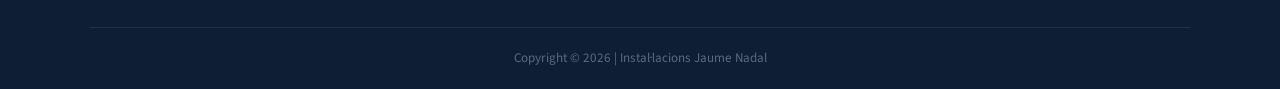
<file: servicios.html>
<!DOCTYPE html>
<html lang="es">
<head>
  <meta charset="UTF-8">
  <meta name="viewport" content="width=device-width, initial-scale=1.0">
  <title>Servicios de Fontanería y Climatización | Jaume Nadal Felanitx</title>
  <meta name="description" content="Fontanería, calefacción, aire acondicionado, energía solar, piscinas y más servicios en Felanitx, Mallorca. Instal·lacions Jaume Nadal desde 2005.">

  <!-- Open Graph -->
  <meta property="og:title" content="Servicios | Instal·lacions Jaume Nadal">
  <meta property="og:description" content="Todos nuestros servicios: fontanería, calefacción, aire acondicionado, solar, piscinas y más en Felanitx, Mallorca.">
  <meta property="og:url" content="https://www.jaumenadal.es/servicios.html">
  <meta property="og:type" content="website">

  <link rel="canonical" href="https://www.jaumenadal.es/servicios.html">
  <link rel="icon" type="image/png" href="images/logo.png">
  <link rel="apple-touch-icon" href="images/logo.png">

  <link rel="preconnect" href="https://fonts.googleapis.com">
  <link rel="preconnect" href="https://fonts.gstatic.com" crossorigin>
  <link href="https://fonts.googleapis.com/css2?family=Barlow+Condensed:wght@700&family=Source+Sans+3:wght@400;600&display=swap" rel="stylesheet">
  <link rel="stylesheet" href="css/styles.css">
</head>
<body>

  <!-- NAVBAR -->
  <nav class="navbar" role="navigation" aria-label="Navegación principal">
    <a href="index.html" class="nav-logo" aria-label="Inicio">
      <img src="images/logo-removebg-preview.png" alt="Instal·lacions Jaume Nadal" height="48">
    </a>
    <ul class="nav-links" role="list">
      <li><a href="index.html" data-i18n="nav_home">Inicio</a></li>
      <li><a href="servicios.html" class="active" data-i18n="nav_services">Servicios</a></li>
      <li><a href="marcas.html" data-i18n="nav_brands">Marcas</a></li>
      <li><a href="contacto.html" data-i18n="nav_contact">Contacto</a></li>
    </ul>
    <div class="nav-right">
      <div class="lang-switcher" aria-label="Idioma">
        <button class="lang-btn" data-lang="es" aria-label="Español">🇪🇸 ES</button>
        <button class="lang-btn" data-lang="en" aria-label="English">🇬🇧 EN</button>
        <button class="lang-btn" data-lang="de" aria-label="Deutsch">🇩🇪 DE</button>
      </div>
      <a href="contacto.html" class="btn-nav-cta" data-i18n="nav_cta">Contacto</a>
    </div>
    <button class="hamburger" aria-label="Abrir menú" aria-expanded="false">
      <span></span><span></span><span></span>
    </button>
  </nav>

  <!-- Mobile Menu -->
  <div class="mobile-menu" role="dialog" aria-label="Menú móvil">
    <div class="mobile-menu-inner">
      <a href="index.html" data-i18n="nav_home">Inicio</a>
      <a href="servicios.html" class="active" data-i18n="nav_services">Servicios</a>
      <a href="marcas.html" data-i18n="nav_brands">Marcas</a>
      <a href="contacto.html" data-i18n="nav_contact">Contacto</a>
      <div class="mobile-lang">
        <button class="lang-btn" data-lang="es">🇪🇸 ES</button>
        <button class="lang-btn" data-lang="en">🇬🇧 EN</button>
        <button class="lang-btn" data-lang="de">🇩🇪 DE</button>
      </div>
    </div>
  </div>

  <!-- PAGE HERO -->
  <header class="page-hero">
    <div class="page-hero-inner">
      <h1 data-i18n="services_page_title">SERVICIOS</h1>
      <p class="page-hero-phone">📞 <a href="tel:+34971580428" style="color:inherit;">971 580 428</a></p>
    </div>
  </header>

  <!-- SERVICES EDITORIAL LIST -->
  <main class="services-editorial">
    <div class="section-inner">

      <!-- Section Header -->
      <div class="sed-header" data-reveal="up">
        <p class="sed-label">SERVICIOS</p>
        <h2 class="sed-title">
          Todo lo que necesitas<br>
          <em class="sed-sub">bajo un mismo techo</em>
        </h2>
        <div class="sed-line"></div>
      </div>

      <!-- Service Cards Grid (cinematic) -->
      <div class="sed-grid">

        <div class="sed-card">
          <div class="sdc-bg" style="background-image:url(images/fontaneria.jpeg)"></div>
          <div class="sdc-overlay"></div>
          <div class="sdc-content">
            <div class="sdc-top-row">
              <span class="sdc-icon" aria-hidden="true">🔧</span>
              <span class="sdc-number">01</span>
            </div>
            <div class="sdc-divider"></div>
            <h3 class="sdc-name" data-i18n="s01_name">FONTANERÍA</h3>
            <p class="sdc-desc" data-i18n="s01_desc">Instalación de tuberías, cuartos de baño, porcelana y grifería.</p>
          </div>
        </div>

        <div class="sed-card">
          <div class="sdc-bg" style="background-image:url(images/tratamiento.jpg)"></div>
          <div class="sdc-overlay"></div>
          <div class="sdc-content">
            <div class="sdc-top-row">
              <span class="sdc-icon" aria-hidden="true">💧</span>
              <span class="sdc-number">02</span>
            </div>
            <div class="sdc-divider"></div>
            <h3 class="sdc-name" data-i18n="s02_name">TRATAMIENTO DE AGUAS</h3>
            <p class="sdc-desc" data-i18n="s02_desc">Descalcificación y osmosis para viviendas, comunidades e industrias.</p>
          </div>
        </div>

        <div class="sed-card">
          <div class="sdc-bg" style="background-image:url(images/calefaccion.jpg)"></div>
          <div class="sdc-overlay"></div>
          <div class="sdc-content">
            <div class="sdc-top-row">
              <span class="sdc-icon" aria-hidden="true">🔥</span>
              <span class="sdc-number">03</span>
            </div>
            <div class="sdc-divider"></div>
            <h3 class="sdc-name" data-i18n="s03_name">CALEFACCIÓN Y RADIADORES</h3>
            <p class="sdc-desc" data-i18n="s03_desc">Circuitos térmicos, radiadores y puesta a punto de calderas.</p>
          </div>
        </div>

        <div class="sed-card">
          <div class="sdc-bg" style="background-image:url(images/bombacalor.jpg)"></div>
          <div class="sdc-overlay"></div>
          <div class="sdc-content">
            <div class="sdc-top-row">
              <span class="sdc-icon" aria-hidden="true">♨️</span>
              <span class="sdc-number">04</span>
            </div>
            <div class="sdc-divider"></div>
            <h3 class="sdc-name" data-i18n="s04_name">BOMBA DE CALOR Y AEROTERMIA</h3>
            <p class="sdc-desc" data-i18n="s04_desc">Sistemas de aerotermia, bombas de circulación y mantenimiento.</p>
          </div>
        </div>

        <div class="sed-card">
          <div class="sdc-bg" style="background-image:url(images/aireacondicionado.jpg)"></div>
          <div class="sdc-overlay"></div>
          <div class="sdc-content">
            <div class="sdc-top-row">
              <span class="sdc-icon" aria-hidden="true">❄️</span>
              <span class="sdc-number">05</span>
            </div>
            <div class="sdc-divider"></div>
            <h3 class="sdc-name" data-i18n="s05_name">AIRE ACONDICIONADO</h3>
            <p class="sdc-desc" data-i18n="s05_desc">Instalación, mantenimiento y reparaciones para el verano.</p>
          </div>
        </div>

        <div class="sed-card">
          <div class="sdc-bg" style="background-image:url(images/sueloradiante.jpg)"></div>
          <div class="sdc-overlay"></div>
          <div class="sdc-content">
            <div class="sdc-top-row">
              <span class="sdc-icon" aria-hidden="true">🌡️</span>
              <span class="sdc-number">06</span>
            </div>
            <div class="sdc-divider"></div>
            <h3 class="sdc-name" data-i18n="s06_name">SUELO RADIANTE</h3>
            <p class="sdc-desc" data-i18n="s06_desc">Climatización invisible, temperatura uniforme sin corrientes de aire.</p>
          </div>
        </div>

        <div class="sed-card">
          <div class="sdc-bg" style="background-image:url(images/energiasolartermica.jpg)"></div>
          <div class="sdc-overlay"></div>
          <div class="sdc-content">
            <div class="sdc-top-row">
              <span class="sdc-icon" aria-hidden="true">☀️</span>
              <span class="sdc-number">07</span>
            </div>
            <div class="sdc-divider"></div>
            <h3 class="sdc-name" data-i18n="s07_name">ENERGÍA SOLAR</h3>
            <p class="sdc-desc" data-i18n="s07_desc">Paneles solares térmicos para agua caliente y calefacción.</p>
          </div>
        </div>

        <div class="sed-card">
          <div class="sdc-bg" style="background-image:url(images/piscina.jpeg)"></div>
          <div class="sdc-overlay"></div>
          <div class="sdc-content">
            <div class="sdc-top-row">
              <span class="sdc-icon" aria-hidden="true">🏊</span>
              <span class="sdc-number">08</span>
            </div>
            <div class="sdc-divider"></div>
            <h3 class="sdc-name" data-i18n="s08_name">PISCINAS</h3>
            <p class="sdc-desc" data-i18n="s08_desc">Depuración, bombas de calor, filtración y tratamiento del agua.</p>
          </div>
        </div>

        <div class="sed-card">
          <div class="sdc-bg" style="background-image:url(images/calefaccion.jpg)"></div>
          <div class="sdc-overlay"></div>
          <div class="sdc-content">
            <div class="sdc-top-row">
              <span class="sdc-icon" aria-hidden="true">🔥</span>
              <span class="sdc-number">09</span>
            </div>
            <div class="sdc-divider"></div>
            <h3 class="sdc-name" data-i18n="s09_name">GAS</h3>
            <p class="sdc-desc" data-i18n="s09_desc">Gas natural y butano/propano, calderas, cocinas y calefacción.</p>
          </div>
        </div>

        <div class="sed-card">
          <div class="sdc-bg" style="background-image:url(images/instalacioneselectricas.jpg)"></div>
          <div class="sdc-overlay"></div>
          <div class="sdc-content">
            <div class="sdc-top-row">
              <span class="sdc-icon" aria-hidden="true">⚡</span>
              <span class="sdc-number">10</span>
            </div>
            <div class="sdc-divider"></div>
            <h3 class="sdc-name" data-i18n="s10_name">INSTALACIONES ELÉCTRICAS</h3>
            <p class="sdc-desc" data-i18n="s10_desc">Cuadros eléctricos, suministro y puntos de recarga EV.</p>
          </div>
        </div>

        <div class="sed-card">
          <div class="sdc-bg" style="background-image:url(images/energiasolarelectrica.png)"></div>
          <div class="sdc-overlay"></div>
          <div class="sdc-content">
            <div class="sdc-top-row">
              <span class="sdc-icon" aria-hidden="true">☀️</span>
              <span class="sdc-number">11</span>
            </div>
            <div class="sdc-divider"></div>
            <h3 class="sdc-name" data-i18n="s11_name">ENERGÍA FOTOVOLTAICA</h3>
            <p class="sdc-desc" data-i18n="s11_desc">Paneles fotovoltaicos para autoconsumo y ahorro energético.</p>
          </div>
        </div>

        <div class="sed-card">
          <div class="sdc-bg" style="background-image:url(images/instalacionpozo.png)"></div>
          <div class="sdc-overlay"></div>
          <div class="sdc-content">
            <div class="sdc-top-row">
              <span class="sdc-icon" aria-hidden="true">💧</span>
              <span class="sdc-number">12</span>
            </div>
            <div class="sdc-divider"></div>
            <h3 class="sdc-name" data-i18n="s12_name">POZOS Y BOMBEO</h3>
            <p class="sdc-desc" data-i18n="s12_desc">Bombas sumergibles en pozos y aljibes para viviendas y fincas.</p>
          </div>
        </div>

        <div class="sed-card">
          <div class="sdc-bg" style="background-image:url(images/gruposdepresion.jpg)"></div>
          <div class="sdc-overlay"></div>
          <div class="sdc-content">
            <div class="sdc-top-row">
              <span class="sdc-icon" aria-hidden="true">💧</span>
              <span class="sdc-number">13</span>
            </div>
            <div class="sdc-divider"></div>
            <h3 class="sdc-name" data-i18n="s13_name">GRUPOS DE PRESIÓN</h3>
            <p class="sdc-desc" data-i18n="s13_desc">Grupos de presión para viviendas, comunidades e industrias.</p>
          </div>
        </div>

      </div>
    </div>
  </main>

  <!-- Stagger animation for service cards -->
  <script>
    (function() {
      var cards = document.querySelectorAll('.sed-card');
      var obs = new IntersectionObserver(function(entries) {
        entries.forEach(function(entry) {
          if (entry.isIntersecting) {
            var idx = parseInt(entry.target.dataset.cardIndex || 0);
            entry.target.style.animationDelay = (idx * 0.07) + 's';
            entry.target.classList.add('card-visible');
            obs.unobserve(entry.target);
          }
        });
      }, { threshold: 0.08 });
      cards.forEach(function(card, i) {
        card.dataset.cardIndex = i;
        obs.observe(card);
      });
    })();
  </script>

  <!-- CTA BANNER -->
  <section class="cta-banner" data-reveal="fade">
    <div class="section-inner" style="text-align:center;">
      <h2 class="section-title" data-i18n="cta_heading">¿Tiene un proyecto? Contáctenos sin compromiso</h2>
      <a href="contacto.html" class="btn btn-white-orange" style="margin-top:1.5rem;" data-i18n="cta_btn">Solicitar presupuesto</a>
    </div>
  </section>

  <!-- FOOTER -->
  <footer class="footer" data-reveal="up">
    <div class="footer-inner">
      <div class="footer-logo">
        <a href="index.html" aria-label="Inicio">
          <img src="images/logo-removebg-preview.png" alt="Instal·lacions Jaume Nadal" height="40">
        </a>
        <div class="footer-links" style="margin-top:1rem;">
          <a href="contacto.html" data-i18n="nav_contact">Contacto</a>
          <a href="aviso-legal.html">Aviso Legal</a>
          <a href="privacidad.html">Política de Privacidad</a>
        </div>
      </div>
      <div class="footer-contact">
        <h4>Instal·lacions Jaume Nadal</h4>
        <p>
          Passeig de la República Argentina, 20<br>
          07200 Felanitx, Illes Balears<br>
          <a href="mailto:info@jaumenadal.es">info@jaumenadal.es</a><br>
          <a href="tel:+34971580428">971 580 428</a><br>
          <a href="tel:+34646170957">646 170 957</a> – <a href="tel:+34636196400">636 196 40</a>
        </p>
      </div>
    </div>
    <div class="footer-bottom">
      <p>Copyright <span data-i18n="footer_copyright">© 2026 | Instal·lacions Jaume Nadal</span></p>
    </div>
  </footer>

  <!-- WHATSAPP -->
  <a href="https://wa.me/34646170957"
     target="_blank"
     rel="noopener"
     class="whatsapp-btn"
     data-tooltip="Escríbenos por WhatsApp"
     aria-label="Contactar por WhatsApp">
    <svg xmlns="http://www.w3.org/2000/svg" viewBox="0 0 24 24" fill="white">
      <path d="M17.472 14.382c-.297-.149-1.758-.867-2.03-.967-.273-.099-.471-.148-.67.15-.197.297-.767.966-.94 1.164-.173.199-.347.223-.644.075-.297-.15-1.255-.463-2.39-1.475-.883-.788-1.48-1.761-1.653-2.059-.173-.297-.018-.458.13-.606.134-.133.298-.347.446-.52.149-.174.198-.298.298-.497.099-.198.05-.371-.025-.52-.075-.149-.669-1.612-.916-2.207-.242-.579-.487-.5-.669-.51-.173-.008-.371-.01-.57-.01-.198 0-.52.074-.792.372-.272.297-1.04 1.016-1.04 2.479 0 1.462 1.065 2.875 1.213 3.074.149.198 2.096 3.2 5.077 4.487.709.306 1.262.489 1.694.625.712.227 1.36.195 1.871.118.571-.085 1.758-.719 2.006-1.413.248-.694.248-1.289.173-1.413-.074-.124-.272-.198-.57-.347m-5.421 7.403h-.004a9.87 9.87 0 01-5.031-1.378l-.361-.214-3.741.982.998-3.648-.235-.374a9.86 9.86 0 01-1.51-5.26c.001-5.45 4.436-9.884 9.888-9.884 2.64 0 5.122 1.03 6.988 2.898a9.825 9.825 0 012.893 6.994c-.003 5.45-4.437 9.884-9.885 9.884m8.413-18.297A11.815 11.815 0 0012.05 0C5.495 0 .16 5.335.157 11.892c0 2.096.547 4.142 1.588 5.945L.057 24l6.305-1.654a11.882 11.882 0 005.683 1.448h.005c6.554 0 11.89-5.335 11.893-11.893a11.821 11.821 0 00-3.48-8.413z"/>
    </svg>
    <span class="wa-tooltip" aria-hidden="true">Escríbenos por WhatsApp</span>
  </a>

  <script src="js/main.js"></script>
</body>
</html>
</file>
<file: css/styles.css>
/* ============================================================
   INSTAL·LACIONS JAUME NADAL — Main Stylesheet
   ============================================================ */

/* --- Google Fonts --- */
@import url('https://fonts.googleapis.com/css2?family=Barlow+Condensed:wght@700&family=Source+Sans+3:wght@400;600&display=swap');

/* --- CSS Custom Properties --- */
:root {
  --navy:       #1E4A8C;
  --steel:      #8BAED4;
  --white:      #FFFFFF;
  --light-bg:   #F2F5F9;
  --dark-bg:    #0D1E35;
  --accent:     #E8400A;
  --text:       #1A1A2E;
  --text-light: #5A6A80;

  --font-heading: 'Barlow Condensed', sans-serif;
  --font-body:    'Source Sans 3', sans-serif;

  --nav-height: 88px;
  --transition: 0.25s ease;
  --shadow-sm:  0 2px 8px rgba(0,0,0,0.08);
  --shadow-md:  0 6px 24px rgba(0,0,0,0.12);
  --radius:     8px;
}

/* --- Reset & Base --- */
*, *::before, *::after { box-sizing: border-box; margin: 0; padding: 0; }

html { scroll-behavior: smooth; }

/* Eliminate 300ms tap delay and tap flash on all interactive elements */
a, button, [role="button"] {
  touch-action: manipulation;
  -webkit-tap-highlight-color: transparent;
  cursor: pointer;
}

body {
  font-family: var(--font-body);
  color: var(--text);
  background: var(--white);
  line-height: 1.65;
  font-size: 16px;
}

img { display: block; max-width: 100%; }

a { color: inherit; text-decoration: none; }

ul { list-style: none; }

/* ============================================================
   NAVBAR
   ============================================================ */
.navbar {
  position: fixed;
  top: 0; left: 0; right: 0;
  height: var(--nav-height);
  background: var(--white);
  display: flex;
  align-items: center;
  padding: 0 clamp(1rem, 4vw, 2.5rem);
  z-index: 1000;
  transition: box-shadow var(--transition);
}

.navbar.scrolled { box-shadow: 0 2px 20px rgba(0,0,0,0.12); }

.nav-logo img { height: 68px; width: auto; display: block; }

.nav-links {
  position: absolute;
  left: 50%;
  top: 50%;
  transform: translate(-50%, -50%);
  display: flex;
  align-items: center;
  gap: 2rem;
}

.nav-links a {
  font-family: var(--font-body);
  font-weight: 600;
  font-size: 0.95rem;
  color: var(--text);
  letter-spacing: 0.02em;
  transition: color var(--transition);
  position: relative;
}

.nav-links a::after {
  content: '';
  position: absolute;
  bottom: -3px; left: 0; right: 0;
  height: 2px;
  background: var(--navy);
  transform: scaleX(0);
  transition: transform var(--transition);
}

.nav-links a:hover { color: var(--navy); }
.nav-links a:hover::after { transform: scaleX(1); }
.nav-links a.active { color: var(--navy); }
.nav-links a.active::after { transform: scaleX(1); }

.nav-right {
  display: flex;
  align-items: center;
  gap: 1rem;
  flex-shrink: 0;
  margin-left: auto;
}

/* Language switcher */
.lang-switcher {
  display: flex;
  align-items: center;
  gap: 0.25rem;
}

.lang-btn {
  background: none;
  border: 1px solid transparent;
  border-radius: 4px;
  padding: 3px 6px;
  font-family: var(--font-body);
  font-size: 0.78rem;
  font-weight: 600;
  cursor: pointer;
  color: var(--text-light);
  transition: all var(--transition);
  line-height: 1.4;
}

.lang-btn:hover { border-color: var(--steel); color: var(--navy); }
.lang-btn.active { border-color: var(--navy); color: var(--navy); background: var(--light-bg); }

/* CTA nav button */
.btn-nav-cta {
  display: inline-flex;
  align-items: center;
  background: var(--accent);
  color: var(--white) !important;
  font-weight: 600;
  font-size: 0.85rem;
  letter-spacing: 0.05em;
  padding: 9px 18px;
  border-radius: var(--radius);
  transition: background var(--transition), transform var(--transition);
  white-space: nowrap;
}

.btn-nav-cta:hover { background: #c93508; }
.btn-nav-cta:active { transform: scale(0.97); }
.btn-nav-cta::after { display: none !important; }

/* Hamburger */
.hamburger {
  display: none;
  background: none;
  border: none;
  cursor: pointer;
  padding: 8px;
  margin-left: auto;
  flex-direction: column;
  gap: 5px;
}

.hamburger span {
  display: block;
  width: 24px;
  height: 2px;
  background: var(--text);
  border-radius: 2px;
  transition: all var(--transition);
}

/* Mobile menu */
.mobile-menu {
  position: fixed;
  top: var(--nav-height);
  left: 0; right: 0;
  background: var(--white);
  box-shadow: 0 8px 24px rgba(0,0,0,0.12);
  z-index: 999;
  max-height: 0;
  overflow: hidden;
  transition: max-height 0.35s ease;
  display: none;
}

@media (max-width: 767px) {
  .mobile-menu { display: block; }
}

.mobile-menu.open { max-height: 500px; }

.mobile-menu-inner {
  padding: 1.5rem;
  display: flex;
  flex-direction: column;
  gap: 0;
}

.mobile-menu-inner a {
  padding: 0.85rem 0;
  border-bottom: 1px solid var(--light-bg);
  font-weight: 600;
  color: var(--text);
  transition: color var(--transition);
}

.mobile-menu-inner a:last-of-type { border-bottom: none; }
.mobile-menu-inner a:hover, .mobile-menu-inner a.active { color: var(--navy); }

.mobile-lang {
  display: flex;
  gap: 0.5rem;
  padding-top: 1rem;
  border-top: 1px solid var(--light-bg);
  margin-top: 0.5rem;
}

/* ============================================================
   BUTTONS
   ============================================================ */
.btn {
  display: inline-flex;
  align-items: center;
  justify-content: center;
  gap: 0.4rem;
  padding: 14px 28px;
  border-radius: var(--radius);
  font-family: var(--font-body);
  font-weight: 600;
  font-size: 0.95rem;
  letter-spacing: 0.03em;
  cursor: pointer;
  border: 2px solid transparent;
  transition: all var(--transition);
  text-align: center;
}

.btn:active { transform: scale(0.97); }

.btn-primary {
  background: var(--accent);
  color: var(--white);
  border-color: var(--accent);
}
.btn-primary:hover { background: #c93508; border-color: #c93508; }

.btn-outline {
  background: transparent;
  color: var(--white);
  border-color: var(--white);
}
.btn-outline:hover { background: var(--white); color: var(--navy); }

.btn-navy {
  background: var(--navy);
  color: var(--white);
  border-color: var(--navy);
}
.btn-navy:hover { background: #163a70; border-color: #163a70; }

.btn-white-orange {
  background: var(--white);
  color: var(--accent);
  border-color: var(--white);
}
.btn-white-orange:hover { background: var(--light-bg); }

/* ============================================================
   FOOTER
   ============================================================ */
.footer {
  background: var(--dark-bg);
  color: var(--white);
  padding: 4rem clamp(1rem, 4vw, 2.5rem) 0;
}

.footer-inner {
  max-width: 1100px;
  margin: 0 auto;
  display: grid;
  grid-template-columns: 1fr 1fr;
  gap: 3rem;
  padding-bottom: 3rem;
}

.footer-logo img {
  height: 48px;
  width: auto;
  margin-bottom: 1.25rem;
  filter: brightness(0) invert(1);
}

.footer-links {
  display: flex;
  flex-direction: column;
  gap: 0.6rem;
}

.footer-links a {
  color: var(--steel);
  font-size: 0.9rem;
  transition: color var(--transition);
}
.footer-links a:hover { color: var(--white); }

.footer-contact h4 {
  font-family: var(--font-heading);
  font-size: 1.1rem;
  letter-spacing: 0.05em;
  margin-bottom: 1rem;
  color: var(--white);
}

.footer-contact p {
  font-size: 0.9rem;
  color: var(--steel);
  line-height: 1.8;
}

.footer-contact a {
  color: var(--steel);
  transition: color var(--transition);
}
.footer-contact a:hover { color: var(--white); }

.footer-bottom {
  border-top: 1px solid rgba(255,255,255,0.08);
  padding: 1.25rem 0;
  text-align: center;
  font-size: 0.82rem;
  color: var(--text-light);
  max-width: 1100px;
  margin: 0 auto;
}

/* ============================================================
   WHATSAPP FLOATING BUTTON
   ============================================================ */
.whatsapp-btn {
  position: fixed;
  bottom: 24px;
  right: 24px;
  width: 58px;
  height: 58px;
  background: #25D366;
  border-radius: 50%;
  display: flex;
  align-items: center;
  justify-content: center;
  z-index: 9999;
  box-shadow: 0 4px 16px rgba(37,211,102,0.4);
  opacity: 0;
  pointer-events: none;
}

.whatsapp-btn:hover { transform: scale(1.08); }

.whatsapp-btn svg { width: 30px; height: 30px; }

/* Tooltip now handled by .wa-tooltip span — see ANIMATIONS v2 block */

@keyframes waPulse {
  0%, 100% { box-shadow: 0 4px 16px rgba(37,211,102,0.4); }
  50%       { box-shadow: 0 4px 32px rgba(37,211,102,0.7); }
}

/* ============================================================
   SECTION WRAPPER
   ============================================================ */
section { padding: 5rem clamp(1rem, 4vw, 2.5rem); }

.section-inner { max-width: 1100px; margin: 0 auto; }

.section-label {
  font-family: var(--font-body);
  font-size: 0.78rem;
  font-weight: 600;
  letter-spacing: 0.12em;
  text-transform: uppercase;
  color: var(--steel);
  margin-bottom: 0.5rem;
}

.section-title {
  font-family: var(--font-heading);
  font-size: clamp(2rem, 4vw, 2.8rem);
  font-weight: 700;
  letter-spacing: 0.02em;
  color: var(--navy);
  line-height: 1.1;
  margin-bottom: 1rem;
}

.section-divider {
  width: 48px;
  height: 3px;
  background: var(--accent);
  border-radius: 2px;
  margin-bottom: 2rem;
}

/* ============================================================
   HOME — HERO
   ============================================================ */
.hero {
  position: relative;
  overflow: hidden;
  min-height: 100vh;
  background: var(--dark-bg);
  display: flex;
  align-items: center;
  justify-content: center;
  text-align: center;
  padding: var(--nav-height) 1.5rem 3rem;
}

.hero-canvas {
  position: absolute;
  inset: 0;
  width: 100%;
  height: 100%;
  pointer-events: none;
  z-index: 0;
}

.hero-inner {
  position: relative;
  z-index: 1;
  max-width: 800px;
  margin: 0 auto;
}

.hero-logo {
  width: 180px;
  height: auto;
  display: block;
  margin: 0 auto 32px;
  filter: brightness(0) invert(1);
}

/* Scroll indicator */
.scroll-indicator {
  position: absolute;
  bottom: 32px;
  left: 50%;
  transform: translateX(-50%);
  z-index: 1;
  display: flex;
  flex-direction: column;
  align-items: center;
  opacity: 1;
  transition: opacity 0.6s ease;
}

.scroll-indicator.hidden { opacity: 0; pointer-events: none; }

.scroll-arrow {
  display: block;
  color: var(--steel);
  font-size: 1.4rem;
  animation: bounce 1.8s ease-in-out infinite;
  opacity: 0.7;
}

@keyframes bounce {
  0%, 100% { transform: translateY(0); }
  50%       { transform: translateY(8px); }
}

.hero h1 {
  font-family: var(--font-heading);
  font-size: clamp(2.5rem, 6vw, 5.5rem);
  font-weight: 700;
  color: var(--white);
  letter-spacing: 0.04em;
  line-height: 1.0;
  margin-bottom: 1rem;
}

.hero-sub {
  font-size: clamp(1rem, 2.5vw, 1.2rem);
  color: var(--steel);
  margin-bottom: 2.5rem;
  max-width: 560px;
  margin-left: auto;
  margin-right: auto;
}

.hero-ctas {
  display: flex;
  gap: 1rem;
  justify-content: center;
  flex-wrap: wrap;
  margin-bottom: 2.5rem;
}

.hero-phone {
  font-size: 1.2rem;
  color: var(--steel);
  letter-spacing: 0.05em;
  font-weight: 600;
}

/* ============================================================
   HOME — ABOUT
   ============================================================ */
.about { background: var(--light-bg); }

.about-grid {
  display: grid;
  grid-template-columns: 1fr 1fr;
  gap: 4rem;
  align-items: start;
}

.stats-row {
  display: flex;
  gap: 1.5rem;
  margin-top: 2rem;
  flex-wrap: wrap;
}

.stat-box {
  flex: 1;
  min-width: 110px;
  border-top: 3px solid var(--navy);
  padding-top: 1rem;
}

.stat-number {
  font-family: var(--font-heading);
  font-size: 1.8rem;
  font-weight: 700;
  color: var(--steel);
  line-height: 1;
}

.stat-label {
  font-size: 0.82rem;
  color: var(--text-light);
  margin-top: 0.3rem;
  font-weight: 600;
}

.about-body {
  font-size: 1.05rem;
  color: var(--text-light);
  line-height: 1.75;
  margin-bottom: 2rem;
}

/* ============================================================
   HOME — WHY US
   ============================================================ */
.why-us {
  background: var(--navy);
  padding: 80px clamp(1rem, 4vw, 2.5rem);
  text-align: center;
}

.why-us-label {
  color: var(--steel);
  font-size: 0.85rem;
  letter-spacing: 0.3em;
  text-transform: uppercase;
  font-weight: 600;
  margin-bottom: 0.75rem;
}

.why-us-heading {
  font-family: var(--font-heading);
  font-size: 2.8rem;
  font-weight: 700;
  color: var(--white);
  letter-spacing: 0.02em;
  margin-bottom: 3rem;
}

.why-us-grid {
  display: grid;
  grid-template-columns: repeat(4, 1fr);
  gap: 0;
  max-width: 1100px;
  margin: 0 auto;
  text-align: left;
}

.why-box {
  padding: 32px 24px;
  opacity: 0;
  transform: translateY(20px);
  transition: opacity 0.5s ease, transform 0.5s ease;
}

.why-box-visible {
  opacity: 1;
  transform: translateY(0);
}

.why-box-bar {
  width: 40px;
  height: 3px;
  background: var(--accent);
  margin-bottom: 1.25rem;
}

.why-box-icon {
  font-size: 3rem;
  line-height: 1;
  margin-bottom: 1rem;
}

.why-box-title {
  font-family: var(--font-heading);
  font-size: 1.2rem;
  font-weight: 700;
  color: var(--white);
  text-transform: uppercase;
  letter-spacing: 0.04em;
  margin-bottom: 0.6rem;
}

.why-box-text {
  font-size: 0.9rem;
  color: rgba(255,255,255,0.75);
  line-height: 1.6;
  margin: 0;
}

/* ============================================================
   HOME — SERVICES PREVIEW
   ============================================================ */
.services-preview { background: var(--white); }

.services-grid {
  display: grid;
  grid-template-columns: repeat(3, 1fr);
  gap: 1.5rem;
  margin-top: 2rem;
}

@keyframes serviceCardIn {
  from { opacity: 0; transform: translateY(24px); }
  to   { opacity: 1; transform: translateY(0); }
}

.service-card {
  background: var(--white);
  border: 1px solid #E4ECF4;
  border-top: 3px solid var(--steel);
  border-radius: var(--radius);
  padding: 1.75rem 1.5rem;
  transition: transform 0.2s ease, box-shadow 0.2s ease, border-color 0.2s ease;
  will-change: transform;
  animation: serviceCardIn 0.5s ease forwards;
  animation-play-state: paused;
  opacity: 0;
}

.services-preview.visible .service-card { animation-play-state: running; }
.services-preview.visible .service-card:nth-child(1) { animation-delay: 0.05s; }
.services-preview.visible .service-card:nth-child(2) { animation-delay: 0.10s; }
.services-preview.visible .service-card:nth-child(3) { animation-delay: 0.15s; }
.services-preview.visible .service-card:nth-child(4) { animation-delay: 0.20s; }
.services-preview.visible .service-card:nth-child(5) { animation-delay: 0.25s; }
.services-preview.visible .service-card:nth-child(6) { animation-delay: 0.30s; }

.service-card:hover {
  border-top-color: var(--navy);
  box-shadow: var(--shadow-md);
  transform: translateY(-3px);
}

.service-card-icon {
  font-size: 2rem;
  margin-bottom: 0.75rem;
  line-height: 1;
}

.service-card h3 {
  font-family: var(--font-heading);
  font-size: 1.2rem;
  color: var(--navy);
  margin-bottom: 0.5rem;
  letter-spacing: 0.02em;
}

.service-card p {
  font-size: 0.88rem;
  color: var(--text-light);
  line-height: 1.6;
}

.services-cta { margin-top: 2.5rem; text-align: center; }

.link-arrow {
  color: var(--navy);
  font-weight: 600;
  font-size: 1rem;
  transition: gap var(--transition), color var(--transition);
  display: inline-flex;
  align-items: center;
  gap: 0.4rem;
}
.link-arrow:hover { color: var(--accent); }
.link-arrow:hover .arrow { transform: translateX(4px); }
.arrow { transition: transform var(--transition); }

/* ============================================================
   HOME — TESTIMONIALS
   ============================================================ */
.testimonials { background: var(--light-bg); }

.testimonials-sub {
  font-size: 1rem;
  color: var(--text-light);
  margin-top: 0.5rem;
  margin-bottom: 2.5rem;
}

.testimonials-grid {
  display: grid;
  grid-template-columns: 1fr 1fr;
  gap: 1.5rem;
}

.testimonial-card {
  background: var(--white);
  border-radius: var(--radius);
  border-left: 4px solid var(--steel);
  padding: 1.75rem 1.5rem;
  box-shadow: var(--shadow-sm);
}

.stars { font-size: 1rem; margin-bottom: 0.75rem; letter-spacing: 0.05em; }

.testimonial-text {
  font-size: 0.95rem;
  color: var(--text);
  line-height: 1.7;
  font-style: italic;
  margin-bottom: 1rem;
}

.testimonial-footer {
  display: flex;
  align-items: center;
  justify-content: space-between;
  gap: 1rem;
}

.testimonial-name {
  font-weight: 600;
  font-size: 0.9rem;
  color: var(--navy);
}

.google-badge {
  font-size: 0.72rem;
  font-weight: 600;
  color: var(--text-light);
  background: var(--light-bg);
  border: 1px solid #D0D8E4;
  border-radius: 20px;
  padding: 3px 10px;
  white-space: nowrap;
}

.testimonials-cta { margin-top: 2rem; text-align: center; }

/* ============================================================
   HOME — BRANDS STRIP
   ============================================================ */
.brands-strip {
  background: var(--dark-bg);
  text-align: center;
}

.brands-strip .section-title { color: var(--white); }

.brands-strip-logos {
  display: flex;
  flex-wrap: wrap;
  justify-content: center;
  align-items: center;
  gap: 40px;
  margin-top: 2rem;
}

.strip-logo {
  max-height: 40px;
  max-width: 120px;
  width: auto;
  height: auto;
  object-fit: contain;
  filter: brightness(0) invert(1) opacity(0.7);
  transition: filter 0.3s ease;
}

.strip-logo:hover { filter: brightness(0) invert(1) opacity(1); }

.strip-cta {
  display: block;
  text-align: center;
  margin-top: 24px;
  color: var(--steel);
  font-size: 0.95rem;
  text-decoration: none;
  transition: color 0.2s ease;
}

.strip-cta:hover { color: var(--white); text-decoration: underline; }

/* ============================================================
   HOME — FAQ
   ============================================================ */
.faq-section {
  background: var(--white);
  padding: 80px clamp(1rem, 4vw, 2.5rem);
}

.faq-inner {
  max-width: 800px;
  margin: 0 auto;
}

.faq-label {
  color: var(--steel);
  font-size: 0.85rem;
  letter-spacing: 0.3em;
  text-transform: uppercase;
  font-weight: 600;
  margin-bottom: 0.75rem;
}

.faq-heading {
  font-family: var(--font-heading);
  font-size: 2.8rem;
  font-weight: 700;
  color: var(--navy);
  letter-spacing: 0.02em;
  margin-bottom: 2.5rem;
}

.faq-list { border-top: 1px solid #E8ECF2; }

.faq-item { border-bottom: 1px solid #E8ECF2; }

.faq-question {
  width: 100%;
  display: flex;
  justify-content: space-between;
  align-items: center;
  padding: 20px 0;
  background: none;
  border: none;
  cursor: pointer;
  text-align: left;
  gap: 1rem;
}

.faq-question span:first-child {
  font-family: var(--font-heading);
  font-size: 1.1rem;
  font-weight: 700;
  color: #1A1A2E;
  transition: color 0.2s ease;
  line-height: 1.3;
}

.faq-icon {
  flex-shrink: 0;
  font-size: 1.5rem;
  color: var(--navy);
  line-height: 1;
  transition: transform 0.3s ease;
  font-weight: 300;
}

.faq-answer {
  max-height: 0;
  overflow: hidden;
  transition: max-height 0.35s ease;
}

.faq-answer p {
  font-size: 0.95rem;
  color: #5A6A80;
  line-height: 1.7;
  padding-bottom: 20px;
  margin: 0;
}

/* open state */
.faq-item.open .faq-question span:first-child { color: var(--navy); }
.faq-item.open .faq-icon { transform: rotate(45deg); }
.faq-item.open .faq-answer { max-height: 500px; }

/* ============================================================
   HOME — CTA BANNER
   ============================================================ */
.cta-banner {
  background: var(--accent);
  text-align: center;
}

.cta-banner .section-title { color: var(--white); font-size: clamp(1.8rem, 4vw, 2.5rem); }

/* ============================================================
   PAGE HERO (inner pages)
   ============================================================ */
.page-hero {
  background: var(--dark-bg);
  padding: calc(var(--nav-height) + 3rem) clamp(1rem, 4vw, 2.5rem) 3rem;
  min-height: 280px;
  display: flex;
  align-items: center;
}

.page-hero-inner {
  max-width: 1100px;
  margin: 0 auto;
  width: 100%;
  display: flex;
  align-items: flex-end;
  justify-content: space-between;
  gap: 2rem;
  flex-wrap: wrap;
}

.page-hero h1 {
  font-family: var(--font-heading);
  font-size: clamp(2.5rem, 6vw, 4.5rem);
  font-weight: 700;
  color: var(--white);
  letter-spacing: 0.06em;
  line-height: 1;
}

.page-hero-phone {
  color: var(--steel);
  font-size: 1.1rem;
  font-weight: 600;
  letter-spacing: 0.04em;
  white-space: nowrap;
  text-align: right;
}

/* ============================================================
   SERVICIOS PAGE — CINEMATIC IMAGE CARDS
   ============================================================ */

/* Section wrapper */
.services-editorial {
  background: var(--dark-bg);
  padding: 80px clamp(1rem, 4vw, 2.5rem);
}

/* Header — light text on dark bg */
.sed-header { margin-bottom: 3rem; }

.sed-label {
  font-family: var(--font-body);
  font-size: 0.85rem;
  font-weight: 600;
  letter-spacing: 0.3em;
  text-transform: uppercase;
  color: var(--steel);
  margin-bottom: 8px;
}

.sed-title {
  font-family: var(--font-heading);
  font-size: clamp(2.2rem, 5vw, 3.5rem);
  font-weight: 700;
  color: var(--white);
  line-height: 1.05;
  margin-bottom: 1.25rem;
}

.sed-sub {
  color: rgba(255, 255, 255, 0.3);
  font-style: italic;
  display: block;
}

.sed-line {
  width: 60px;
  height: 3px;
  background: var(--steel);
  border-radius: 2px;
}

/* Cards grid */
.sed-grid {
  display: grid;
  grid-template-columns: repeat(3, 1fr);
  gap: 20px;
}

/* Card entrance animation */
@keyframes cardIn {
  from { opacity: 0; transform: translateY(30px); }
  to   { opacity: 1; transform: translateY(0); }
}

/* Card shell */
.sed-card {
  position: relative;
  min-height: 380px;
  border-radius: 12px;
  overflow: hidden;
  cursor: pointer;
  opacity: 0;
  transition: box-shadow 0.4s ease;
}

.sed-card.card-visible {
  animation: cardIn 0.55s ease forwards;
}

.sed-card:hover {
  box-shadow: 0 8px 32px rgba(30, 74, 140, 0.4);
}

/* Layer 1 — Background image */
.sdc-bg {
  position: absolute;
  inset: 0;
  background-size: cover;
  background-position: center;
  transition: transform 0.4s ease;
}

.sed-card:hover .sdc-bg { transform: scale(1.06); }

/* Layer 2 — Gradient overlay */
.sdc-overlay {
  position: absolute;
  inset: 0;
  background: linear-gradient(
    to top,
    rgba(13, 30, 53, 0.95) 0%,
    rgba(13, 30, 53, 0.55) 50%,
    rgba(13, 30, 53, 0.15) 100%
  );
  pointer-events: none;
}

/* Layer 3 — Text content */
.sdc-content {
  position: absolute;
  bottom: 0;
  left: 0;
  right: 0;
  padding: 28px;
}

/* Top row: icon left, number right */
.sdc-top-row {
  display: flex;
  justify-content: space-between;
  align-items: center;
  margin-bottom: 12px;
}

.sdc-icon {
  font-size: 1.4rem;
  line-height: 1;
}

.sdc-number {
  font-family: var(--font-heading);
  font-size: 0.75rem;
  font-weight: 700;
  color: var(--steel);
  letter-spacing: 0.15em;
}

/* Divider */
.sdc-divider {
  width: 32px;
  height: 3px;
  background: var(--steel);
  border-radius: 2px;
  margin-bottom: 12px;
  transition: background 0.4s ease;
}

.sed-card:hover .sdc-divider { background: var(--accent); }

/* Service name */
.sdc-name {
  font-family: var(--font-heading);
  font-size: 1.35rem;
  font-weight: 700;
  letter-spacing: 0.02em;
  color: var(--white);
  text-transform: uppercase;
  line-height: 1.15;
  margin-bottom: 10px;
}

/* Description */
.sdc-desc {
  font-family: var(--font-body);
  font-size: 0.88rem;
  color: rgba(255, 255, 255, 0.85);
  line-height: 1.6;
  margin: 0;
}

/* Tablet: 2 columns */
@media (max-width: 1024px) {
  .sed-grid { grid-template-columns: repeat(2, 1fr); }
}

/* Mobile: 1 column */
@media (max-width: 767px) {
  .sed-grid { grid-template-columns: 1fr; gap: 14px; }
  .sed-card { min-height: 300px; }
}

/* ============================================================
   MARCAS PAGE
   ============================================================ */
.brands-intro {
  background: var(--light-bg);
  text-align: center;
  padding: 5rem clamp(1rem, 4vw, 2.5rem);
}

.brands-intro-inner { max-width: 700px; margin: 0 auto; }

.jn-monogram {
  width: 64px;
  height: 64px;
  background: var(--navy);
  border-radius: 50%;
  display: flex;
  align-items: center;
  justify-content: center;
  margin: 0 auto 1.5rem;
  font-family: var(--font-heading);
  font-size: 1.5rem;
  color: var(--white);
  letter-spacing: 0.04em;
}

.brands-quote {
  font-size: clamp(1.1rem, 2vw, 1.35rem);
  color: var(--text);
  font-style: italic;
  line-height: 1.7;
  margin-bottom: 1rem;
}

.brands-attribution {
  font-weight: 600;
  color: var(--navy);
  font-size: 0.9rem;
  letter-spacing: 0.08em;
}

.brand-photo-section {
  background: #F2F5F9;
  padding: 80px clamp(1rem, 4vw, 2.5rem);
  overflow-x: hidden;
}

.brand-photo-section .section-title {
  font-size: 2.5rem;
  color: var(--navy);
}

.brand-photo-grid {
  display: grid;
  grid-template-columns: repeat(4, 1fr);
  gap: 20px;
  margin-top: 2.5rem;
}

@keyframes brandFadeIn {
  from { opacity: 0; transform: translateY(16px) translateZ(0); }
  to   { opacity: 1; transform: translateY(0)    translateZ(0); }
}

.brand-photo-card {
  background: var(--white);
  border: 1px solid #E8ECF2;
  border-radius: 12px;
  padding: 28px 24px;
  min-height: 140px;
  display: flex;
  flex-direction: column;
  align-items: center;
  justify-content: center;
  gap: 12px;
  box-shadow: 0 2px 8px rgba(30,74,140,0.05);
  transition: transform 0.2s ease, box-shadow 0.2s ease, border-color 0.2s ease;
  will-change: transform, box-shadow;
  backface-visibility: hidden;
  animation: brandFadeIn 0.35s ease both;
}

/* nth-child stagger — 21 cards × 0.04s */
.brand-photo-card:nth-child(1)  { animation-delay: 0.04s; }
.brand-photo-card:nth-child(2)  { animation-delay: 0.08s; }
.brand-photo-card:nth-child(3)  { animation-delay: 0.12s; }
.brand-photo-card:nth-child(4)  { animation-delay: 0.16s; }
.brand-photo-card:nth-child(5)  { animation-delay: 0.20s; }
.brand-photo-card:nth-child(6)  { animation-delay: 0.24s; }
.brand-photo-card:nth-child(7)  { animation-delay: 0.28s; }
.brand-photo-card:nth-child(8)  { animation-delay: 0.32s; }
.brand-photo-card:nth-child(9)  { animation-delay: 0.36s; }
.brand-photo-card:nth-child(10) { animation-delay: 0.40s; }
.brand-photo-card:nth-child(11) { animation-delay: 0.44s; }
.brand-photo-card:nth-child(12) { animation-delay: 0.48s; }
.brand-photo-card:nth-child(13) { animation-delay: 0.52s; }
.brand-photo-card:nth-child(14) { animation-delay: 0.56s; }
.brand-photo-card:nth-child(15) { animation-delay: 0.60s; }
.brand-photo-card:nth-child(16) { animation-delay: 0.64s; }
.brand-photo-card:nth-child(17) { animation-delay: 0.68s; }
.brand-photo-card:nth-child(18) { animation-delay: 0.72s; }
.brand-photo-card:nth-child(19) { animation-delay: 0.76s; }
.brand-photo-card:nth-child(20) { animation-delay: 0.80s; }
.brand-photo-card:nth-child(21) { animation-delay: 0.84s; }

.brand-photo-card:hover {
  transition-delay: 0s;
  transform: translateY(-5px) translateZ(0);
  box-shadow: 0 12px 28px rgba(30,74,140,0.12);
  border-color: var(--steel);
}

.brand-photo-card img {
  max-width: 160px;
  max-height: 70px;
  width: auto;
  height: auto;
  object-fit: contain;
  will-change: filter;
  transform: translateZ(0);
  transition: filter 0.2s ease;
}

.brand-card-label {
  font-size: 0.75rem;
  color: var(--steel);
  text-transform: uppercase;
  letter-spacing: 0.12em;
  text-align: center;
}

/* ============================================================
   CONTACTO PAGE
   ============================================================ */
.contact-section {
  background: var(--white);
}

.contact-grid {
  display: grid;
  grid-template-columns: 1fr 1fr;
  gap: 4rem;
  align-items: start;
}

.contact-details h2,
.contact-form-col h2 {
  font-family: var(--font-heading);
  font-size: clamp(1.6rem, 3vw, 2.2rem);
  color: var(--navy);
  margin-bottom: 0.75rem;
  letter-spacing: 0.03em;
}

.contact-divider {
  width: 48px;
  height: 3px;
  background: var(--steel);
  border-radius: 2px;
  margin-bottom: 1.5rem;
}

.contact-intro {
  font-size: 1rem;
  color: var(--text-light);
  margin-bottom: 1.5rem;
}

.contact-info-list {
  display: flex;
  flex-direction: column;
  gap: 0.75rem;
  margin-bottom: 1.5rem;
}

.contact-info-item {
  display: flex;
  align-items: flex-start;
  gap: 0.75rem;
  font-size: 0.95rem;
  color: var(--text);
}

.contact-info-item .ci-icon { flex-shrink: 0; font-size: 1.1rem; }

.contact-phone-big {
  font-family: var(--font-heading);
  font-size: 2.2rem;
  color: var(--navy);
  font-weight: 700;
  letter-spacing: 0.04em;
  margin-bottom: 1.5rem;
}

.map-wrapper {
  border-radius: var(--radius);
  overflow: hidden;
  margin-bottom: 0.75rem;
}

.directions-link {
  display: inline-flex;
  align-items: center;
  gap: 0.3rem;
  color: var(--navy);
  font-weight: 600;
  font-size: 0.9rem;
  transition: color var(--transition);
}
.directions-link:hover { color: var(--accent); }

/* Contact form */
.contact-form {
  display: flex;
  flex-direction: column;
  gap: 1rem;
}

.form-group {
  display: flex;
  flex-direction: column;
  gap: 0.4rem;
}

.form-group label {
  font-size: 0.88rem;
  font-weight: 600;
  color: var(--text);
}

.form-group input,
.form-group textarea {
  width: 100%;
  padding: 12px 14px;
  border: 1.5px solid #D0D8E4;
  border-radius: 6px;
  font-family: var(--font-body);
  font-size: 0.95rem;
  color: var(--text);
  background: var(--white);
  transition: border-color var(--transition);
  outline: none;
  resize: vertical;
}

.form-group input:focus,
.form-group textarea:focus {
  border-color: var(--navy);
}

.form-group input:user-invalid,
.form-group textarea:user-invalid {
  border-color: #E8400A;
}

.btn-submit {
  width: 100%;
  padding: 15px;
  background: var(--accent);
  color: var(--white);
  border: none;
  border-radius: var(--radius);
  font-family: var(--font-body);
  font-size: 1rem;
  font-weight: 600;
  letter-spacing: 0.04em;
  cursor: pointer;
  transition: background var(--transition), transform var(--transition);
  margin-top: 0.5rem;
}

.btn-submit:hover { background: #c93508; }
.btn-submit:active { transform: scale(0.98); }

/* ============================================================
   ANIMATIONS — INTERSECTION OBSERVER
   ============================================================ */
.animate-on-scroll {
  opacity: 0;
  transform: translateY(20px);
  transition: opacity 0.55s ease, transform 0.55s ease;
}

.animate-on-scroll.visible {
  opacity: 1;
  transform: translateY(0);
}

/* ============================================================
   LEGAL PAGES (aviso-legal, privacidad)
   ============================================================ */
.legal-hero {
  height: 200px;
  background: var(--dark-bg);
  display: flex;
  align-items: center;
  justify-content: center;
  text-align: center;
  padding-top: var(--nav-height);
}

.legal-hero h1 {
  font-family: var(--font-heading);
  font-size: 3rem;
  font-weight: 700;
  color: var(--white);
  letter-spacing: 0.05em;
}

.legal-content {
  max-width: 820px;
  margin: 0 auto;
  padding: 60px 24px;
  background: var(--white);
}

.legal-lang-note {
  font-size: 0.85rem;
  color: var(--steel);
  font-style: italic;
  border-left: 3px solid var(--steel);
  padding: 10px 14px;
  background: #F2F5F9;
  border-radius: 0 4px 4px 0;
  margin-bottom: 2rem;
}

.legal-intro {
  font-size: 0.95rem;
  color: #5A6A80;
  line-height: 1.8;
  margin-bottom: 2rem;
}

.legal-heading {
  font-family: var(--font-heading);
  font-size: 1.3rem;
  font-weight: 700;
  color: var(--navy);
  text-transform: uppercase;
  letter-spacing: 0.04em;
  margin-top: 40px;
  margin-bottom: 8px;
}

.legal-bar {
  display: block;
  width: 40px;
  height: 3px;
  background: var(--steel);
  margin-bottom: 16px;
}

.legal-content p {
  font-size: 0.95rem;
  color: #5A6A80;
  line-height: 1.8;
  margin-bottom: 1rem;
}

.legal-content strong { color: #1A1A2E; }

/* Definition list */
.legal-dl {
  margin: 0 0 1.5rem;
  border-top: 1px solid #E8ECF2;
}

.legal-dl-row {
  display: grid;
  grid-template-columns: 180px 1fr;
  gap: 0 1rem;
  border-bottom: 1px solid #E8ECF2;
  padding: 8px 0;
  align-items: baseline;
}

.legal-dl-row dt {
  font-size: 0.875rem;
  font-weight: 600;
  color: var(--navy);
}

.legal-dl-row dd {
  font-size: 0.875rem;
  color: #5A6A80;
  margin: 0;
}

/* Bullet list */
.legal-list {
  list-style: none;
  padding: 0;
  margin: 0 0 1rem;
}

.legal-list li {
  position: relative;
  padding-left: 16px;
  font-size: 0.95rem;
  color: #5A6A80;
  line-height: 1.8;
  margin-bottom: 0.4rem;
}

.legal-list li::before {
  content: '–';
  position: absolute;
  left: 0;
  color: var(--steel);
}

/* Labeled paragraphs (a, b, c ...) */
.legal-labeled {
  display: grid;
  grid-template-columns: 24px 1fr;
  gap: 0 0.5rem;
  margin-bottom: 0.75rem;
}

.legal-labeled-key {
  font-weight: 600;
  color: #1A1A2E;
  font-size: 0.95rem;
  line-height: 1.8;
}

.legal-labeled-val {
  font-size: 0.95rem;
  color: #5A6A80;
  line-height: 1.8;
}

@media (max-width: 600px) {
  .legal-dl-row { grid-template-columns: 1fr; gap: 2px; }
  .legal-dl-row dt { color: var(--navy); }
}

/* ============================================================
   RESPONSIVE — TABLET (768–1024px)
   ============================================================ */
@media (max-width: 1024px) {
  .services-grid { grid-template-columns: repeat(2, 1fr); }
  .testimonials-grid { grid-template-columns: 1fr 1fr; }
  .brands-grid-cards { grid-template-columns: repeat(2, 1fr); }
  .brand-photo-grid { grid-template-columns: repeat(3, 1fr); }
  .about-grid { gap: 2.5rem; }
  .service-block { gap: 2.5rem; }
  .why-us-grid { grid-template-columns: repeat(2, 1fr); }
}

/* ============================================================
   RESPONSIVE — MOBILE (< 768px)
   ============================================================ */
@media (max-width: 767px) {
  :root { --nav-height: 64px; }

  .nav-links { display: none; }
  .nav-right { display: none; }
  .hamburger { display: flex; }

  .about-grid { grid-template-columns: 1fr; gap: 2rem; }
  .services-grid { grid-template-columns: 1fr; }
  .testimonials-grid { grid-template-columns: 1fr; }
  .brands-grid-cards { grid-template-columns: 1fr 1fr; }

  .service-block {
    grid-template-columns: 1fr;
    gap: 1.5rem;
    padding: 3rem 1rem;
  }
  .service-block.reverse { direction: ltr; }

  .service-image-placeholder { height: 200px; }
  .service-number { font-size: 5rem; top: -1.5rem; left: -0.5rem; }

  .contact-grid { grid-template-columns: 1fr; gap: 2.5rem; }

  .footer-inner { grid-template-columns: 1fr; gap: 2rem; }

  .whatsapp-btn { width: 48px; height: 48px; bottom: 16px; right: 16px; }
  .whatsapp-btn svg { width: 24px; height: 24px; }

  .hero-ctas { flex-direction: column; align-items: center; }
  .hero-ctas .btn { width: 100%; max-width: 280px; }

  .scroll-indicator { display: none; }
  .hero-logo { width: 130px; margin-bottom: 24px; }
  .why-us-grid { grid-template-columns: 1fr; }
  .why-us-heading { font-size: 2rem; }
  .brand-photo-grid { grid-template-columns: repeat(2, 1fr); gap: 12px; }
  .brand-photo-card { padding: 20px 16px; min-height: 120px; }
  .brand-photo-card img { max-width: 120px; max-height: 55px; }
  .brands-strip-logos { gap: 20px; }
  .strip-logo { max-height: 28px; max-width: 80px; }

  .stats-row { gap: 1rem; }
  .stat-box { min-width: 90px; }

  .page-hero-phone { font-size: 0.9rem; }

  section { padding: 3.5rem clamp(1rem, 4vw, 1.5rem); }
}

@media (max-width: 480px) {
  .brands-grid-cards { grid-template-columns: 1fr; }
}

/* ============================================================
   ANIMATIONS v2 — Motion Layer (pure CSS + JS, no libraries)
   ============================================================ */

/* ============================================================
   NAVBAR — Transparent → frosted on scroll
   ============================================================ */
.navbar {
  background: transparent;
  transition: background 0.4s ease, box-shadow 0.4s ease, backdrop-filter 0.4s ease;
}

.navbar.scrolled {
  background: rgba(255,255,255,0.97);
  backdrop-filter: blur(12px);
  -webkit-backdrop-filter: blur(12px);
  box-shadow: 0 2px 24px rgba(30,74,140,0.08);
}

/* Transparent state: white text/logo */
.navbar:not(.scrolled) .nav-links a        { color: var(--white); }
.navbar:not(.scrolled) .nav-links a::after { background: rgba(255,255,255,0.8); }
.navbar:not(.scrolled) .nav-logo img       { filter: brightness(0) invert(1); }
.navbar:not(.scrolled) .lang-btn           { color: rgba(255,255,255,0.75); border-color: transparent; }
.navbar:not(.scrolled) .lang-btn.active    { color: var(--white); border-color: rgba(255,255,255,0.5); background: rgba(255,255,255,0.12); }
.navbar:not(.scrolled) .hamburger span     { background: var(--white); }

/* Nav underline slides from left */
.nav-links a::after {
  transform-origin: left;
  transition: transform 0.3s ease;
}

/* CTA button spring hover */
.btn-nav-cta:hover {
  background: #c93508;
  box-shadow: 0 6px 20px rgba(232,64,10,0.35);
  transform: scale(1.03);
  transition: all 0.25s cubic-bezier(0.34,1.56,0.64,1);
}

/* ============================================================
   HERO — Staggered entrance animations
   ============================================================ */
@keyframes heroFadeDown {
  from { opacity: 0; transform: translateY(-20px); }
  to   { opacity: 1; transform: translateY(0); }
}
@keyframes heroFadeUp {
  from { opacity: 0; transform: translateY(30px); }
  to   { opacity: 1; transform: translateY(0); }
}
@keyframes heroFadeIn {
  from { opacity: 0; }
  to   { opacity: 1; }
}

.hero-logo   { will-change: transform; animation: heroFadeDown 0.7s ease-out 0.1s both; }
.hero-line-1 { display: block; will-change: transform; animation: heroFadeUp 0.7s ease-out 0.3s both; }
.hero-line-2 { display: block; will-change: transform; animation: heroFadeUp 0.7s ease-out 0.5s both; }
.hero-sub    { will-change: opacity; animation: heroFadeIn 0.7s ease-out 0.7s both; }
.hero-ctas   { will-change: transform; animation: heroFadeUp 0.7s ease-out 0.9s both; }
.hero-phone  { will-change: opacity; animation: heroFadeIn 0.7s ease-out 1.1s both; }
.scroll-indicator { will-change: opacity; animation: heroFadeIn 0.7s ease-out 1.4s both; }

/* Scroll arrow: fade in first, then bounce */
.scroll-arrow { animation: heroFadeIn 0.7s ease-out 1.4s both, bounce 1.8s ease-in-out 2.2s infinite; }

/* Override bounce keyframe to 10px per spec */
@keyframes bounce {
  0%, 100% { transform: translateY(0); }
  50%       { transform: translateY(10px); }
}

/* ============================================================
   DATA-REVEAL — Universal scroll-triggered reveal system
   ============================================================ */
[data-reveal] {
  opacity: 0;
  will-change: transform, opacity;
  transition: opacity 0.7s ease, transform 0.7s ease;
  transition-delay: var(--delay, 0s);
}
[data-reveal="up"]    { transform: translateY(40px); }
[data-reveal="left"]  { transform: translateX(-40px); }
[data-reveal="right"] { transform: translateX(40px); }
[data-reveal="fade"]  { transform: none; }

[data-reveal].revealed {
  opacity: 1;
  transform: translate(0);
}

/* ============================================================
   SERVICE CARDS — Spring hover + sliding top border + icon spin
   ============================================================ */
.service-card {
  position: relative;
  overflow: hidden;
  transition: transform 0.35s cubic-bezier(0.34,1.56,0.64,1),
              box-shadow 0.35s ease,
              border-color 0.35s ease;
}

.service-card::after {
  content: '';
  position: absolute;
  top: 0; left: 0;
  height: 3px;
  width: 0;
  background: var(--accent);
  transition: width 0.3s ease;
}

.service-card:hover {
  transform: translateY(-8px) scale(1.02);
  box-shadow: 0 20px 40px rgba(30,74,140,0.15);
  border-top-color: var(--steel);
}

.service-card:hover::after { width: 100%; }

.service-card-icon { will-change: auto; }

/* ============================================================
   TESTIMONIAL CARDS — spring hover + star pop
   ============================================================ */
.testimonial-card {
  will-change: transform;
  transition: transform 0.3s ease, border-color 0.3s ease, box-shadow 0.3s ease;
}
.testimonial-card:hover {
  transform: translateY(-4px);
  border-left-color: var(--accent);
  box-shadow: 0 8px 24px rgba(30,74,140,0.1);
}

.star-item {
  display: inline-block;
  opacity: 0;
  transform: scale(0) rotate(-30deg);
  animation: starPop 0.4s cubic-bezier(0.34,1.56,0.64,1) forwards;
}

@keyframes starPop {
  0%   { opacity: 0; transform: scale(0) rotate(-30deg); }
  60%  { transform: scale(1.3) rotate(5deg); }
  100% { opacity: 1; transform: scale(1) rotate(0); }
}

/* ============================================================
   FAQ — Chevron icon + smooth answer reveal + hover bg slide
   ============================================================ */
.faq-question { position: relative; overflow: hidden; }

.faq-question::before {
  content: '';
  position: absolute;
  top: 0; left: 0;
  height: 100%;
  width: 0;
  background: rgba(30,74,140,0.04);
  transition: width 0.3s ease;
  pointer-events: none;
}
.faq-question:hover::before { width: 100%; }

/* Replace text "+" with CSS chevron */
.faq-icon {
  flex-shrink: 0;
  width: 22px;
  height: 22px;
  position: relative;
  font-size: 0;
  color: transparent;
  transition: none;
}

.faq-icon::before {
  content: '';
  position: absolute;
  top: 50%; left: 50%;
  width: 9px; height: 9px;
  border-right: 2px solid var(--navy);
  border-bottom: 2px solid var(--navy);
  transform: translate(-65%, -60%) rotate(-45deg);
  transition: transform 0.35s cubic-bezier(0.4,0,0.2,1);
}

.faq-item.open .faq-icon::before {
  transform: translate(-50%, -65%) rotate(45deg);
}

/* Answer: opacity fade + smooth height */
.faq-answer {
  max-height: 0;
  overflow: hidden;
  opacity: 0;
  transition: max-height 0.4s cubic-bezier(0.4,0,0.2,1),
              opacity 0.3s ease 0.05s;
}
.faq-item.open .faq-answer { max-height: 500px; opacity: 1; }

/* Active question: accent left border animates in */
.faq-item .faq-question { border-left: 3px solid transparent; padding-left: 0; transition: border-color 0.3s ease, padding-left 0.3s ease; }
.faq-item.open .faq-question { border-left-color: var(--accent); padding-left: 8px; }

/* ============================================================
   WHY-US — Icon drop-in + bar width animate
   ============================================================ */
.why-box-icon {
  will-change: transform, opacity;
  transform: translateY(-20px) rotate(-15deg);
  opacity: 0;
  transition: transform 0.5s cubic-bezier(0.34,1.56,0.64,1), opacity 0.4s ease;
}
.why-box-visible .why-box-icon { transform: translateY(0) rotate(0); opacity: 1; }

.why-us-grid .why-box:nth-child(1) .why-box-icon { transition-delay: 0s; }
.why-us-grid .why-box:nth-child(2) .why-box-icon { transition-delay: 0.1s; }
.why-us-grid .why-box:nth-child(3) .why-box-icon { transition-delay: 0.2s; }
.why-us-grid .why-box:nth-child(4) .why-box-icon { transition-delay: 0.3s; }

.why-box-bar { width: 0; transition: width 0.5s ease; }
.why-box-visible .why-box-bar { width: 40px; }

.why-us-grid .why-box:nth-child(1) .why-box-bar { transition-delay: 0.3s; }
.why-us-grid .why-box:nth-child(2) .why-box-bar { transition-delay: 0.4s; }
.why-us-grid .why-box:nth-child(3) .why-box-bar { transition-delay: 0.5s; }
.why-us-grid .why-box:nth-child(4) .why-box-bar { transition-delay: 0.6s; }

/* ============================================================
   CTA BANNER — Spring button hover
   ============================================================ */
.cta-banner .btn:hover {
  box-shadow: 0 8px 25px rgba(232,64,10,0.45);
  transform: translateY(-3px) scale(1.02);
  transition: all 0.25s cubic-bezier(0.34,1.56,0.64,1);
}
.cta-banner .btn:active { transform: scale(0.97); transition: transform 0.1s ease; }

/* ============================================================
   WHATSAPP — Spring entrance + sonar ripple + rotate hover
   ============================================================ */
.whatsapp-btn {
  opacity: 0;
  transform: scale(0);
  pointer-events: none;
  will-change: transform, opacity;
  /* remove old box-shadow animation via override */
  transition: none;
}

.whatsapp-btn.visible {
  opacity: 1;
  pointer-events: auto;
  animation: waSpring 0.5s cubic-bezier(0.34,1.56,0.64,1) forwards;
}

.whatsapp-btn.wa-ready {
  transform: scale(1);
  animation: none;
}

/* Sonar rings via ::before / ::after */
.whatsapp-btn.wa-ready::before,
.whatsapp-btn.wa-ready::after {
  content: '';
  position: absolute;
  inset: 0;
  border-radius: 50%;
  background: #25D366;
  opacity: 0;
  z-index: -1;
  animation: waRipple 2.4s ease-out infinite;
}
.whatsapp-btn.wa-ready::after { animation-delay: 0.8s; }

.whatsapp-btn:hover {
  transform: scale(1.12) rotate(8deg) !important;
  transition: transform 0.3s cubic-bezier(0.34,1.56,0.64,1) !important;
}

/* Tooltip span (replaces ::before pseudo tooltip) */
.wa-tooltip {
  position: absolute;
  right: calc(100% + 12px);
  top: 50%;
  transform: translateY(-50%);
  background: var(--dark-bg);
  color: var(--white);
  font-family: var(--font-body);
  font-size: 0.8rem;
  font-weight: 600;
  white-space: nowrap;
  padding: 6px 12px;
  border-radius: 6px;
  opacity: 0;
  pointer-events: none;
  transition: opacity var(--transition);
}
.whatsapp-btn:hover .wa-tooltip { opacity: 1; }

@keyframes waSpring {
  from { transform: scale(0); }
  to   { transform: scale(1); }
}
@keyframes waRipple {
  0%   { transform: scale(1); opacity: 0.6; }
  100% { transform: scale(1.8); opacity: 0; }
}

/* ============================================================
   PREFERS REDUCED MOTION
   ============================================================ */
@media (prefers-reduced-motion: reduce) {
  *, *::before, *::after {
    animation-duration: 0.01ms !important;
    animation-delay: 0.01ms !important;
    transition-duration: 0.01ms !important;
  }
}
</file>
